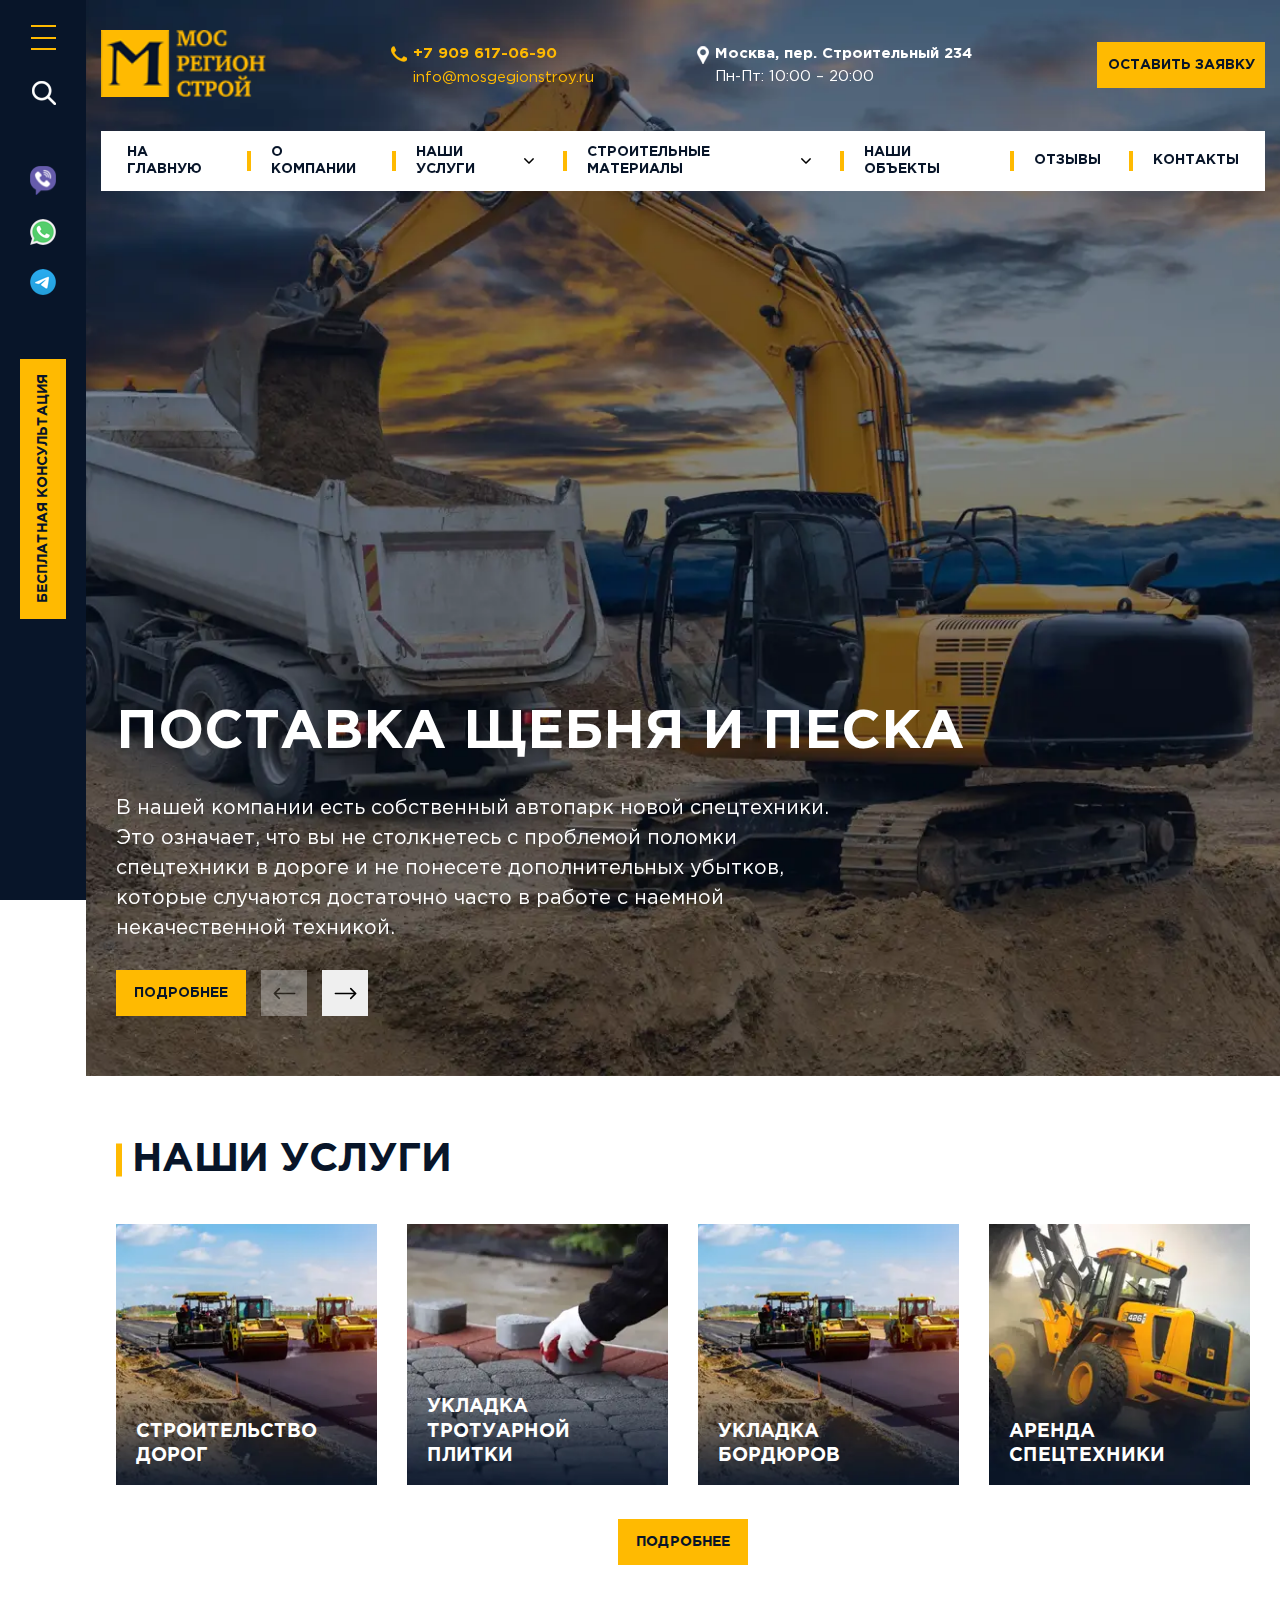
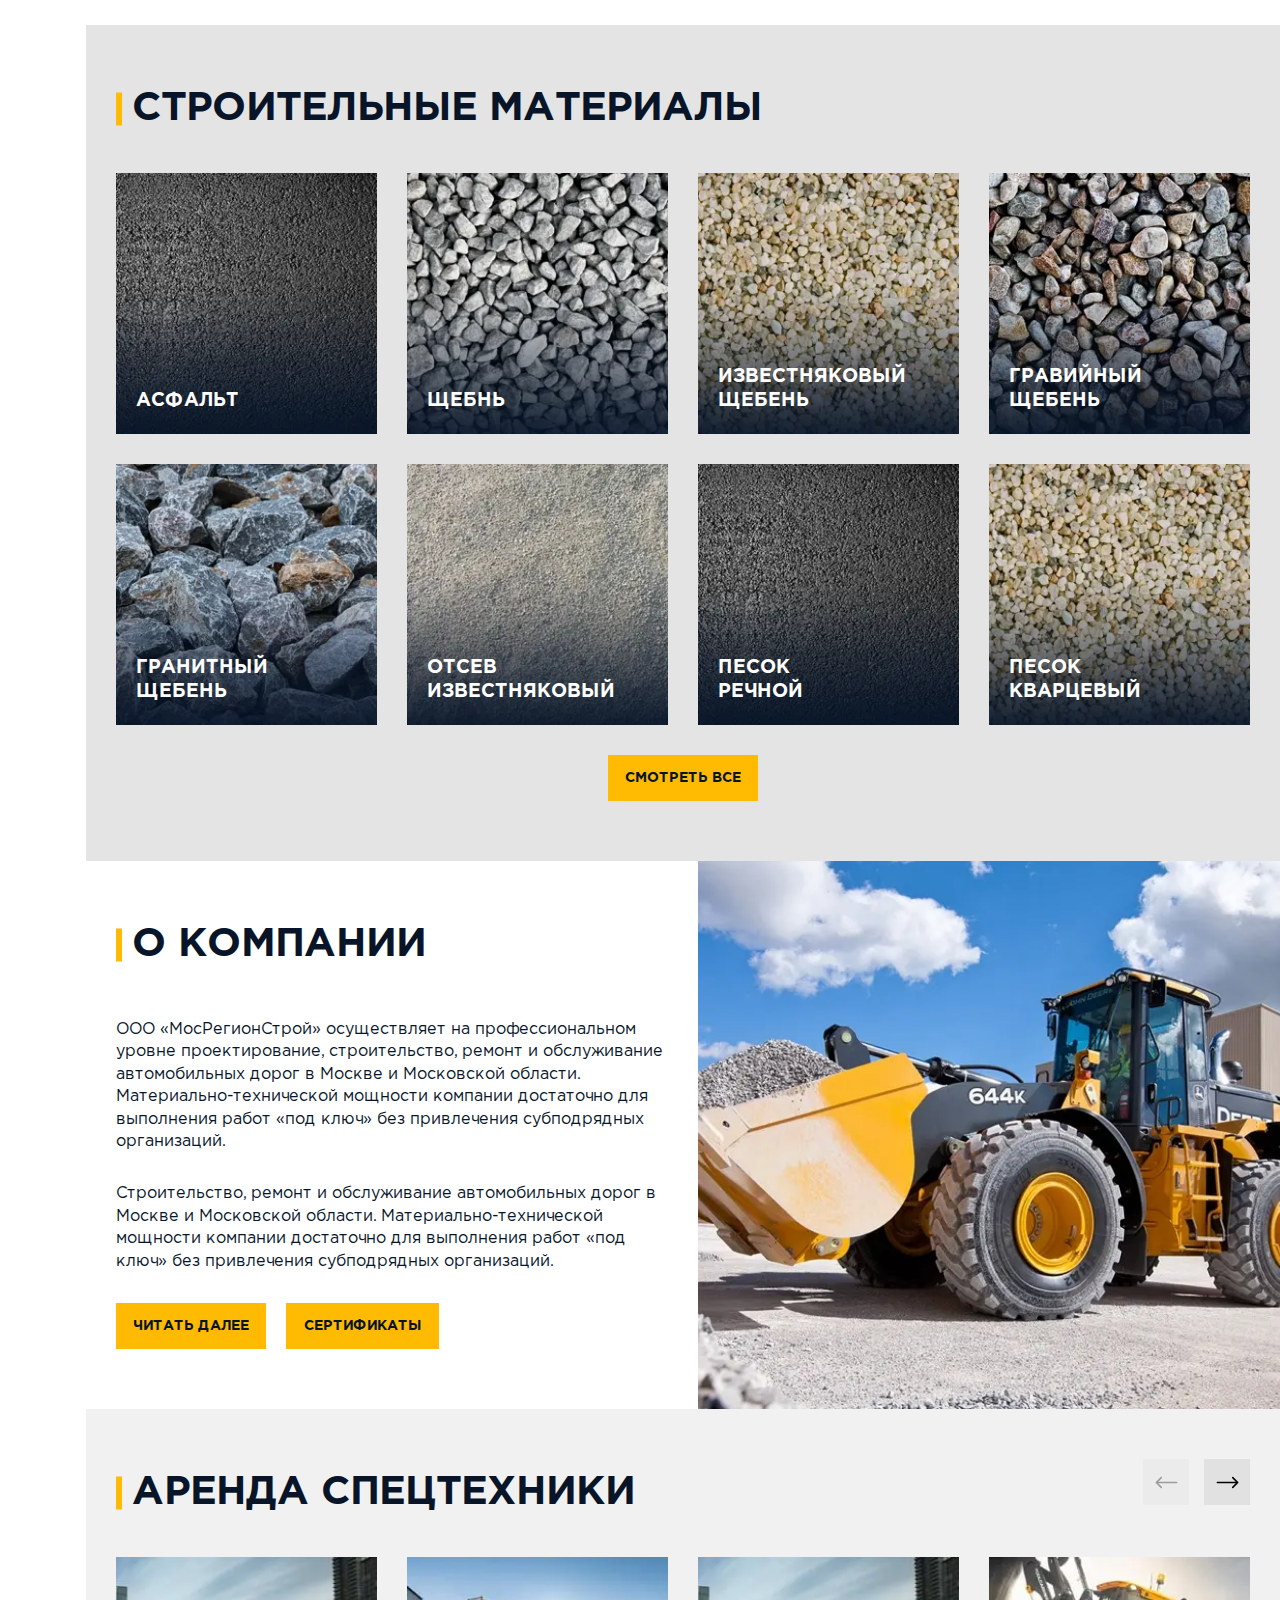
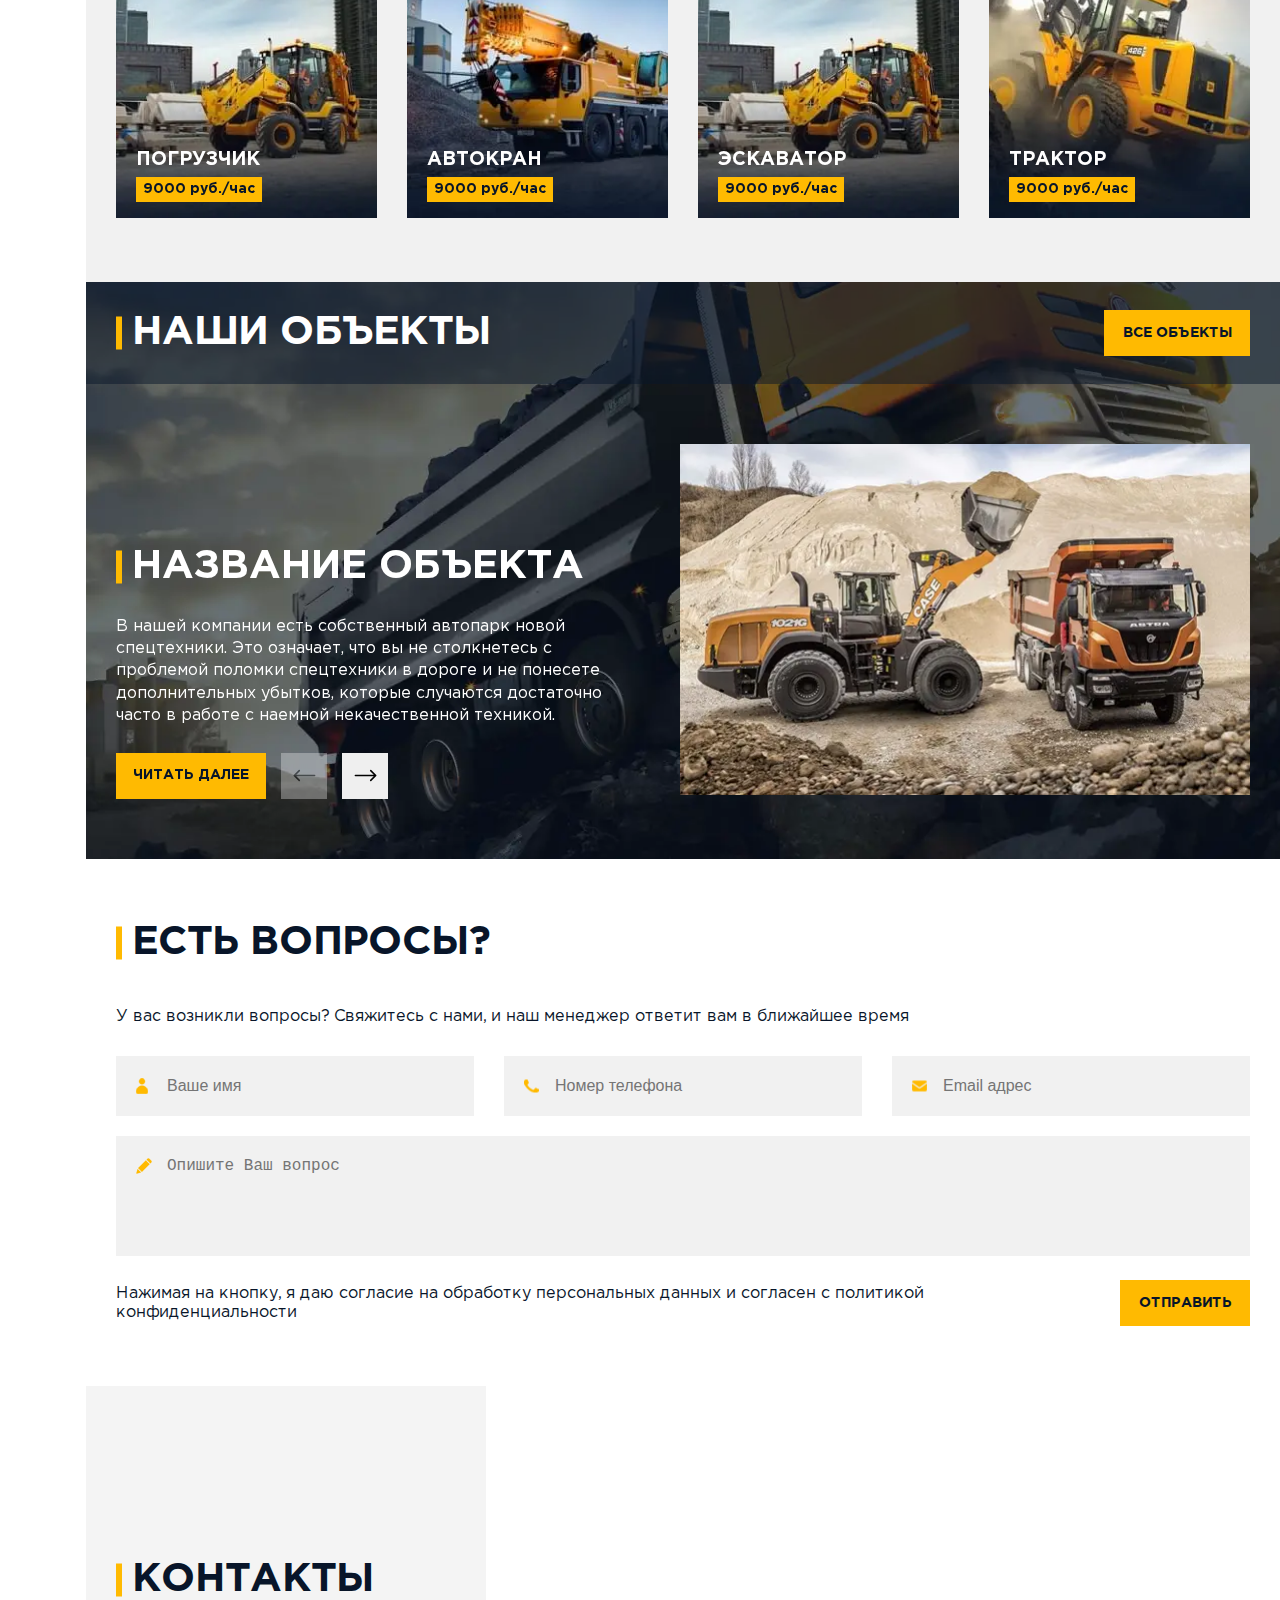
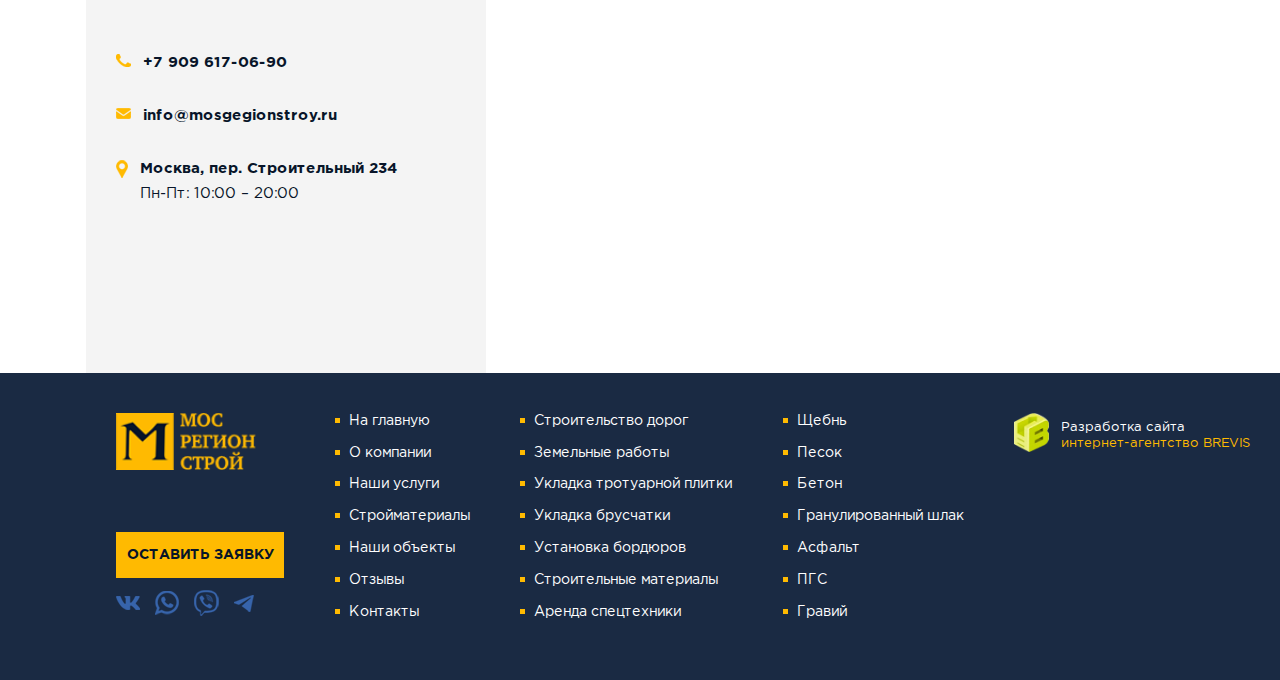
<file: index.html>
<!DOCTYPE html>
<html lang="en">

<head>
	<meta charset="UTF-8">
	<meta name="viewport" content="width=device-width, initial-scale=1.0">
	<meta name="keywords" content="">
	<link rel="stylesheet" href="css/libs.min.css">
	<link rel="stylesheet" href="css/style.min.css">
	<title>Главная</title>
	<script src="https://api-maps.yandex.ru/2.1/?lang=ru_RU&apikey=9133eb49-3a97-4b2d-90be-6b80a97a5036" type="text/javascript"></script>
</head>


<body>
	<header class="header">
    <div class="header__wrapp">
        <div class="container">
            <div class="header-top">
               <div class="header-top__inner">
                   <div class="header-top__left">
                       <a href="" class="header-top__logo">
                           <img src="img/logo.png" alt="">
                       </a>
                       <div class="header-top__connection">
                           <a class="header-top__tel" href="tel:+7 909 617-06-90">
                               <img src="img/tel.png" alt="">
                               <span>+7 909 617-06-90</span>
                           </a>
                           <a class="header-top__mail" href="mailto:info@mosgegionstroy.ru">
                               info@mosgegionstroy.ru
                           </a>
                       </div>
                   </div>
                   <div class="header-top__right">
                       <div class="header-top__location">
                           <div class="header-top__location-img">
                               <img src="img/location.png" alt="">
                           </div>
                           <div class="header-top__location-desc">
                               <span>Москва, пер. Строительный 234</span>
                               <span>Пн-Пт: 10:00 – 20:00</span>
                           </div>
                       </div>
                       <a class="header-top__btn btn btn-yellow" href="">оставить заявку</a>
                   </div>
               </div>
            </div>
            <div class="header-bottom">
                <div class="header-bottom__inner">
                    <ul class="header-bottom__list">
                        <li class="header-bottom__link"><a href="">На главную</a></li>
                        <li class="header-bottom__link"><a href="">О компании</a></li>
                        <li class="header-bottom__item">
                            <div class="header-bottom__show">
                                <span>Наши услуги</span>
                                <?xml version="1.0" encoding="iso-8859-1"?>
                                <!-- Generator: Adobe Illustrator 16.0.0, SVG Export Plug-In . SVG Version: 6.00 Build 0)  -->
                                <!DOCTYPE svg PUBLIC "-//W3C//DTD SVG 1.1//EN" "http://www.w3.org/Graphics/SVG/1.1/DTD/svg11.dtd">
                                <svg version="1.1" id="Capa_1" xmlns="http://www.w3.org/2000/svg" xmlns:xlink="http://www.w3.org/1999/xlink" x="0px" y="0px"
                                     width="307.053px" height="307.053px" viewBox="0 0 307.053 307.053" style="enable-background:new 0 0 307.053 307.053;"
                                     xml:space="preserve">
                                    <g>
                                        <g id="_x34_86._Down">
                                            <g>
                                                <path d="M302.445,80.796l-11.101-11.103c-6.123-6.131-16.074-6.131-22.209,0L153.67,183.707L37.907,67.959
                                                    c-6.134-6.13-16.08-6.13-22.209,0L4.597,79.06c-6.129,6.133-6.129,16.067,0,22.201l137.83,137.829
                                                    c6.129,6.136,16.067,6.136,22.203,0l137.815-136.096C308.589,96.864,308.589,86.926,302.445,80.796z"/>
                                            </g>
                                        </g>
                                    </g>
                                                                        <g>
                                    </g>
                                                                        <g>
                                    </g>
                                                                        <g>
                                    </g>
                                                                        <g>
                                    </g>
                                                                        <g>
                                    </g>
                                                                        <g>
                                    </g>
                                                                        <g>
                                    </g>
                                                                        <g>
                                    </g>
                                                                        <g>
                                    </g>
                                                                        <g>
                                    </g>
                                                                        <g>
                                    </g>
                                                                        <g>
                                    </g>
                                                                        <g>
                                    </g>
                                                                        <g>
                                    </g>
                                                                        <g>
                                    </g>
                                    </svg>
                            </div>
                            <div class="header-bottom__hidden">
                                <div class="header-bottom__hidden-list">
                                    <a href="">Строительство дорог</a>
                                    <a href="">Земельные работы</a>
                                    <a href="">Укладка тротуарной плитки</a>
                                    <a href="">Укладка брусчатки</a>
                                    <a href="">Установка бордюров</a>
                                    <a href="">Строительные материалы</a>
                                    <a href="">Аренда спецтехники</a>
                                </div>
                            </div>
                        </li>
                        <li class="header-bottom__item">
                            <div class="header-bottom__show">
                                <span>Строительные материалы</span>
                                <svg version="1.1" id="Capa_1" xmlns="http://www.w3.org/2000/svg" xmlns:xlink="http://www.w3.org/1999/xlink" x="0px" y="0px"
                                     width="307.053px" height="307.053px" viewBox="0 0 307.053 307.053" style="enable-background:new 0 0 307.053 307.053;"
                                     xml:space="preserve">
                                    <g>
                                        <g id="_x34_86._Down">
                                            <g>
                                                <path d="M302.445,80.796l-11.101-11.103c-6.123-6.131-16.074-6.131-22.209,0L153.67,183.707L37.907,67.959
                                                    c-6.134-6.13-16.08-6.13-22.209,0L4.597,79.06c-6.129,6.133-6.129,16.067,0,22.201l137.83,137.829
                                                    c6.129,6.136,16.067,6.136,22.203,0l137.815-136.096C308.589,96.864,308.589,86.926,302.445,80.796z"/>
                                            </g>
                                        </g>
                                    </g>
                                    <g>
                                    </g>
                                    <g>
                                    </g>
                                    <g>
                                    </g>
                                    <g>
                                    </g>
                                    <g>
                                    </g>
                                    <g>
                                    </g>
                                    <g>
                                    </g>
                                    <g>
                                    </g>
                                    <g>
                                    </g>
                                    <g>
                                    </g>
                                    <g>
                                    </g>
                                    <g>
                                    </g>
                                    <g>
                                    </g>
                                    <g>
                                    </g>
                                    <g>
                                    </g>
                                    </svg>
                            </div>
                            <div class="header-bottom__hidden">
                                <div class="header-bottom__hidden-list">
                                    <a href="">Строительство дорог</a>
                                    <a href="">Земельные работы</a>
                                    <a href="">Укладка тротуарной плитки</a>
                                    <a href="">Укладка брусчатки</a>
                                    <a href="">Установка бордюров</a>
                                    <a href="">Строительные материалы</a>
                                    <a href="">Аренда спецтехники</a>
                                </div>
                            </div>
                        </li>
                        <li class="header-bottom__link"><a href="">Наши объекты</a></li>
                        <li class="header-bottom__link"><a href="">Отзывы</a></li>
                        <li class="header-bottom__link header-bottom__link2"><a href="">Контакты</a></li>
                    </ul>
                </div>
            </div>
        </div>
    </div>
    <div class="header-mob">
        <div class="container">
            <div class="header-mob__inner">
                <a class="header-mob__logo" href="">
                    <img src="img/logo.png" alt="">
                </a>
                <div class="header-mob__burger">
                    <span></span>
                    <span></span>
                    <span></span>
                </div>
            </div>
        </div>
    </div>
</header>
	<main class="content">
		<aside class="sidebar">
			<div class="sidebar-inner">
				<div class="sidebar-burger">
					<span></span>
					<span></span>
					<span></span>
				</div>
				<div class="sidebar-menu">
					<div class="sidebar-menu__inner">
						<div class="sidebar-connection">
							<a class="sidebar-tel" href="tel:+7 909 617-06-90">
								<img src="img/tel.png" alt="">
								<span>+7 909 617-06-90</span>
							</a>
							<a class="sidebar-mail" href="mailto:info@mosgegionstroy.ru">
								info@mosgegionstroy.ru
							</a>
						</div>
						<div class="sidebar-location">
							<div class="sidebar-location__img">
								<img src="img/location.png" alt="">
							</div>
							<div class="sidebar-location__desc">
								<span>Москва, пер. Строительный 234</span>
								<span>Пн-Пт: 10:00 – 20:00</span>
							</div>
						</div>
						<ul class="sidebar-list">
							<li class="sidebar-link"><a href="">На главную</a></li>
							<li class="sidebar-link"><a href="">О компании</a></li>
							<li class="sidebar-item">
								<div class="sidebar-show">
									<span>Наши услуги</span>
									<svg xmlns="http://www.w3.org/2000/svg"
										 xmlns:xlink="http://www.w3.org/1999/xlink"
										 width="13px" height="9px"  viewBox="0 0 13 9">
										<path fill-rule="evenodd"  fill="#081529"
											  d="M2.9644775,1.0860748 C2.9644775,1.0860748 7.9141846,6.0358887 7.9141846,6.0358887 C7.9141846,6.0358887 6.5,7.4496765 6.5,7.4496765 C6.5,7.4496765 1.5501709,2.5001678 1.5501709,2.5001678 C1.5501709,2.5001678 2.9644775,1.0860748 2.9644775,1.0860748 ZM10.035522,1.0860748 C10.035522,1.0860748 11.449707,2.5001678 11.449707,2.5001678 C11.449707,2.5001678 6.5,7.4496765 6.5,7.4496765 C6.5,7.4496765 5.0856934,6.0358887 5.0856934,6.0358887 C5.0856934,6.0358887 10.035522,1.0860748 10.035522,1.0860748 Z"/>
									</svg>
								</div>
								<div class="sidebar-hidden">
									<div class="sidebar-hidden__list">
										<a href="">Строительство дорог</a>
										<a href="">Земельные работы</a>
										<a href="">Укладка тротуарной плитки</a>
										<a href="">Укладка брусчатки</a>
										<a href="">Установка бордюров</a>
										<a href="">Строительные материалы</a>
										<a href="">Аренда спецтехники</a>
									</div>
								</div>
							</li>
							<li class="sidebar-item">
								<div class="sidebar-show">
									<span>Строительные материалы</span>
									<svg xmlns="http://www.w3.org/2000/svg"
										 xmlns:xlink="http://www.w3.org/1999/xlink"
										 width="13px" height="9px"  viewBox="0 0 13 9">
										<path fill-rule="evenodd"  fill="#081529"
											  d="M2.9644775,1.0860748 C2.9644775,1.0860748 7.9141846,6.0358887 7.9141846,6.0358887 C7.9141846,6.0358887 6.5,7.4496765 6.5,7.4496765 C6.5,7.4496765 1.5501709,2.5001678 1.5501709,2.5001678 C1.5501709,2.5001678 2.9644775,1.0860748 2.9644775,1.0860748 ZM10.035522,1.0860748 C10.035522,1.0860748 11.449707,2.5001678 11.449707,2.5001678 C11.449707,2.5001678 6.5,7.4496765 6.5,7.4496765 C6.5,7.4496765 5.0856934,6.0358887 5.0856934,6.0358887 C5.0856934,6.0358887 10.035522,1.0860748 10.035522,1.0860748 Z"/>
									</svg>
								</div>
								<div class="sidebar-hidden">
									<div class="sidebar-hidden__list">
										<a href="">Строительство дорог</a>
										<a href="">Земельные работы</a>
										<a href="">Укладка тротуарной плитки</a>
										<a href="">Укладка брусчатки</a>
										<a href="">Установка бордюров</a>
										<a href="">Строительные материалы</a>
										<a href="">Аренда спецтехники</a>
									</div>
								</div>
							</li>
							<li class="sidebar-link"><a href="">Наши объекты</a></li>
							<li class="sidebar-link"><a href="">Отзывы</a></li>
							<li class="sidebar-link"><a href="">Контакты</a></li>
						</ul>
					</div>
				</div>
				<button class="sidebar-search">
					<img src="img/search.png" alt="">
				</button>
				<div class="sidebar-socials">
					<a href="" class="sidebar-social">
						<img src="img/viber.png" alt="">
					</a>
					<a href="" class="sidebar-social">
						<img src="img/whatsapp.png" alt="">
					</a>
					<a href="" class="sidebar-social">
						<img src="img/telegram.png" alt="">
					</a>
				</div>
				<a class="sidebar-btn btn btn-yellow" href="">
					<span>Бесплатная консультация</span>
				</a>
			</div>
		</aside>
		<section class="main">
			<div class="main-slider">
				<div class="main-swiper swiper mySwiper">
					<div class="main-wrapper swiper-wrapper">
						<div class="main-slide swiper-slide" style="background-image:url(img/main_bg.webp);">
							<div class="container">
								<h1 class="main-title">ПОСТАВКА ЩЕБНЯ И ПЕСКА</h1>
								<p class="main-text">
									В нашей компании есть собственный автопарк новой спецтехники.
									Это означает, что вы не столкнетесь с проблемой поломки спецтехники
									в дороге и не понесете дополнительных убытков, которые случаются достаточно часто в работе с наемной некачественной техникой.
								</p>
								<a class="main-btn btn btn-yellow" href="">Подробнее</a>
							</div>
						</div>
						<div class="main-slide swiper-slide" style="background-image:url(img/main_bg.webp);">
							<div class="container">
								<h1 class="main-title">ПОСТАВКА ЩЕБНЯ И ПЕСКА</h1>
								<p class="main-text">
									В нашей компании есть собственный автопарк новой спецтехники.
									Это означает, что вы не столкнетесь с проблемой поломки спецтехники
									в дороге и не понесете дополнительных убытков, которые случаются достаточно часто в работе с наемной некачественной техникой.
								</p>
								<a class="main-btn btn btn-yellow" href="">Подробнее</a>
							</div>
						</div>
						<div class="main-slide swiper-slide" style="background-image:url(img/main_bg.webp);">
							<div class="container">
								<h1 class="main-title">ПОСТАВКА ЩЕБНЯ И ПЕСКА</h1>
								<p class="main-text">
									В нашей компании есть собственный автопарк новой спецтехники.
									Это означает, что вы не столкнетесь с проблемой поломки спецтехники
									в дороге и не понесете дополнительных убытков, которые случаются достаточно часто в работе с наемной некачественной техникой.
								</p>
								<a class="main-btn btn btn-yellow" href="">Подробнее</a>
							</div>
						</div>
						<div class="main-slide swiper-slide" style="background-image:url(img/main_bg.webp);">
							<div class="container">
								<h1 class="main-title">ПОСТАВКА ЩЕБНЯ И ПЕСКА</h1>
								<p class="main-text">
									В нашей компании есть собственный автопарк новой спецтехники.
									Это означает, что вы не столкнетесь с проблемой поломки спецтехники
									в дороге и не понесете дополнительных убытков, которые случаются достаточно часто в работе с наемной некачественной техникой.
								</p>
								<a class="main-btn btn btn-yellow" href="">Подробнее</a>
							</div>
						</div>
					</div>
				</div>
			</div>
			<div class="container">
				<div class="main-btns">
					<div class="main-slider__btns">
						<div class="main-button__prev swiper-button-prev">
							<?xml version="1.0" ?><svg viewBox="0 0 32 32" xmlns="http://www.w3.org/2000/svg"><title/><g data-name="Layer 2" id="Layer_2"><path d="M22,9a1,1,0,0,0,0,1.42l4.6,4.6H3.06a1,1,0,1,0,0,2H26.58L22,21.59A1,1,0,0,0,22,23a1,1,0,0,0,1.41,0l6.36-6.36a.88.88,0,0,0,0-1.27L23.42,9A1,1,0,0,0,22,9Z"/></g></svg>
						</div>
						<div class="main-button__next swiper-button-next">
							<?xml version="1.0" ?><svg viewBox="0 0 32 32" xmlns="http://www.w3.org/2000/svg"><title/><g data-name="Layer 2" id="Layer_2"><path d="M22,9a1,1,0,0,0,0,1.42l4.6,4.6H3.06a1,1,0,1,0,0,2H26.58L22,21.59A1,1,0,0,0,22,23a1,1,0,0,0,1.41,0l6.36-6.36a.88.88,0,0,0,0-1.27L23.42,9A1,1,0,0,0,22,9Z"/></g></svg>
						</div>
					</div>
				</div>
			</div>
		</section>
		<section class="services">
			<div class="container">
				<div class="services-inner">
					<h2 class="services-title display2">Наши услуги</h2>
					<div class="services-cards">
						<a class="services-card" href="">
							<div class="services-card__img">
								<img src="img/services_card.webp" alt="">
							</div>
							<div class="services-card__desc">
								<div class="services-card__title">Строительство дорог</div>
								<button class="services-card__btn">арендовать</button>
							</div>
							<div class="services-hover">
								<div class="services-hover__title">Строительство <br> дорог</div>
							</div>
						</a>
						<a class="services-card" href="">
							<div class="services-card__img">
								<img src="img/services_card2.webp" alt="">
							</div>
							<div class="services-card__desc">
								<div class="services-card__title">Укладка тротуарной плитки</div>
								<button class="services-card__btn">арендовать</button>
							</div>
							<div class="services-hover">
								<div class="services-hover__title">Укладка <br> тротуарной плитки</div>
							</div>
						</a>
						<a class="services-card" href="">
							<div class="services-card__img">
								<img src="img/services_card.webp" alt="">
							</div>
							<div class="services-card__desc">
								<div class="services-card__title">Укладка <br> бордюров</div>
								<button class="services-card__btn">арендовать</button>
							</div>
							<div class="services-hover">
								<div class="services-hover__title">Укладка <br> бордюров</div>
							</div>
						</a>
						<a class="services-card" href="">
							<div class="services-card__img">
								<img src="img/services_card4.webp" alt="">
							</div>
							<div class="services-card__desc">
								<div class="services-card__title">аренда спецтехники</div>
								<button class="services-card__btn">арендовать</button>
							</div>
							<div class="services-hover">
								<div class="services-hover__title">аренда <br> спецтехники</div>
							</div>
						</a>
					</div>
					<a class="services-btn btn btn-yellow" href="">Подробнее</a>
				</div>
			</div>
		</section>
		<section class="materials">
			<div class="container">
				<div class="materials-inner">
					<h2 class="materials-title display2">строительные мАТериалы</h2>
					<div class="materials-cards">
						<a class="materials-card" href="">
							<div class="materials-card__img">
								<img src="img/materials.webp" alt="">
							</div>
							<div class="materials-card__desc">
								<div class="materials-card__title">АСФАЛЬТ</div>
								<button class="materials-card__btn">Заказать</button>
							</div>
							<div class="materials-card__hover">
								<div class="materials-card__hover-title">АСФАЛЬТ</div>
							</div>
						</a>
						<a class="materials-card" href="">
							<div class="materials-card__img">
								<img src="img/materials2.webp" alt="">
							</div>
							<div class="materials-card__desc">
								<div class="materials-card__title">Щебнь</div>
								<button class="materials-card__btn">Заказать</button>
							</div>
							<div class="materials-card__hover">
								<div class="materials-card__hover-title">Щебнь</div>
							</div>
						</a>
						<a class="materials-card" href="">
							<div class="materials-card__img">
								<img src="img/materials8.webp" alt="">
							</div>
							<div class="materials-card__desc">
								<div class="materials-card__title">Известняковый <br> щебень</div>
								<button class="materials-card__btn">Заказать</button>
							</div>
							<div class="materials-card__hover">
								<div class="materials-card__hover-title">Известняковый <br> щебень</div>
							</div>
						</a>
						<a class="materials-card" href="">
							<div class="materials-card__img">
								<img src="img/materials4.webp" alt="">
							</div>
							<div class="materials-card__desc">
								<div class="materials-card__title">ГРАВИЙНЫЙ <br> ЩЕБЕНЬ</div>
								<button class="materials-card__btn">Заказать</button>
							</div>
							<div class="materials-card__hover">
								<div class="materials-card__hover-title">ГРАВИЙНЫЙ <br> ЩЕБЕНЬ</div>
							</div>
						</a>
						<a class="materials-card" href="">
							<div class="materials-card__img">
								<img src="img/materials5.webp" alt="">
							</div>
							<div class="materials-card__desc">
								<div class="materials-card__title">ГРАНИТНЫЙ <br> ЩЕБЕНЬ</div>
								<button class="materials-card__btn">Заказать</button>
							</div>
							<div class="materials-card__hover">
								<div class="materials-card__hover-title">ГРАНИТНЫЙ <br> ЩЕБЕНЬ</div>
							</div>
						</a>
						<a class="materials-card" href="">
							<div class="materials-card__img">
								<img src="img/materials6.webp" alt="">
							</div>
							<div class="materials-card__desc">
								<div class="materials-card__title">ОТСЕВ <br> известняковый</div>
								<button class="materials-card__btn">Заказать</button>
							</div>
							<div class="materials-card__hover">
								<div class="materials-card__hover-title">ОТСЕВ <br> известняковый</div>
							</div>
						</a>
						<a class="materials-card" href="">
							<div class="materials-card__img">
								<img src="img/materials.webp" alt="">
							</div>
							<div class="materials-card__desc">
								<div class="materials-card__title">Песок <br> речной</div>
								<button class="materials-card__btn">Заказать</button>
							</div>
							<div class="materials-card__hover">
								<div class="materials-card__hover-title">Песок <br> речной</div>
							</div>
						</a>
						<a class="materials-card" href="">
							<div class="materials-card__img">
								<img src="img/materials8.webp" alt="">
							</div>
							<div class="materials-card__desc">
								<div class="materials-card__title">ПЕСОК <br> КВАРЦЕВЫЙ</div>
								<button class="materials-card__btn">Заказать</button>
							</div>
							<div class="materials-card__hover">
								<div class="materials-card__hover-title">ПЕСОК <br> КВАРЦЕВЫЙ</div>
							</div>
						</a>
					</div>
					<a class="materials-btn btn btn-yellow" href="">Смотреть все</a>
				</div>
			</div>
		</section>
		<section class="about">
			<div class="container">
				<div class="about-inner">
					<div class="about-left">
						<h2 class="about-title display2">о компании</h2>
						<div class="about-desc">
							<p>
								ООО «МосРегионСтрой» осуществляет на профессиональном уровне проектирование, строительство, ремонт
								и обслуживание автомобильных дорог в Москве
								и Московской области. Материально-технической мощности компании достаточно для выполнения работ «под ключ»
								без привлечения субподрядных организаций.
							</p>
							<p>
								Строительство, ремонт и обслуживание автомобильных дорог в Москве и Московской области. Материально-технической мощности компании достаточно для выполнения работ «под ключ» без привлечения субподрядных организаций.
							</p>
						</div>
						<div class="about-btns">
							<a class="about-btn btn btn-yellow" href="">Читать Далее</a>
							<a class="about-btn2 btn btn-yellow" href="">сертификаты</a>
						</div>
					</div>
					<div class="about-right">
						<div class="about-img">
							<img src="img/about.webp" alt="">
                            <img src="img/about_mob.webp" alt="">
						</div>
					</div>
				</div>
			</div>
		</section>
	    <section class="rent">
            <div class="container">
                <div class="rent-inner">
                   <div class="rent-top">
					   <h2 class="rent__title display2">Аренда спецтехники</h2>
					   <div class="rent-slider__btns">
						   <div class="rent-button__prev swiper-button-prev">
							   <?xml version="1.0" ?><svg viewBox="0 0 32 32" xmlns="http://www.w3.org/2000/svg"><title/><g data-name="Layer 2" id="Layer_2"><path d="M22,9a1,1,0,0,0,0,1.42l4.6,4.6H3.06a1,1,0,1,0,0,2H26.58L22,21.59A1,1,0,0,0,22,23a1,1,0,0,0,1.41,0l6.36-6.36a.88.88,0,0,0,0-1.27L23.42,9A1,1,0,0,0,22,9Z"/></g></svg>
						   </div>
						   <div class="rent-button__next swiper-button-next">
							   <?xml version="1.0" ?><svg viewBox="0 0 32 32" xmlns="http://www.w3.org/2000/svg"><title/><g data-name="Layer 2" id="Layer_2"><path d="M22,9a1,1,0,0,0,0,1.42l4.6,4.6H3.06a1,1,0,1,0,0,2H26.58L22,21.59A1,1,0,0,0,22,23a1,1,0,0,0,1.41,0l6.36-6.36a.88.88,0,0,0,0-1.27L23.42,9A1,1,0,0,0,22,9Z"/></g></svg>
						   </div>
					   </div>
				   </div>
                    <div class="rent-slider">
						<div class="rent-swiper swiper mySwiper">
							<div class="rent-swiper swiper-wrapper">
								<div class="rent-slide swiper-slide">
									<a class="services-card" href="">
										<div class="services-card__img">
											<img src="img/rent2.webp" alt="">
										</div>
										<div class="services-card__desc">
											<div class="services-card__title">Погрузчик</div>
											<div class="services-card__price">9000 руб./час</div>
											<button class="services-card__btn">арендовать</button>
										</div>
										<div class="services-hover">
											<div class="services-hover__title">Погрузчик</div>
											<div class="services-hover__price">9000 руб./час</div>
										</div>
									</a>
								</div>
								<div class="rent-slide swiper-slide">
									<a class="services-card" href="">
										<div class="services-card__img">
											<img src="img/rent3.webp" alt="">
										</div>
										<div class="services-card__desc">
											<div class="services-card__title">Автокран</div>
											<div class="services-card__price">9000 руб./час</div>
											<button class="services-card__btn">арендовать</button>
										</div>
										<div class="services-hover">
											<div class="services-hover__title">Автокран</div>
											<div class="services-hover__price">9000 руб./час</div>
										</div>
									</a>
								</div>
								<div class="rent-slide swiper-slide">
									<a class="services-card" href="">
										<div class="services-card__img">
											<img src="img/rent2.webp" alt="">
										</div>
										<div class="services-card__desc">
											<div class="services-card__title">Эскаватор</div>
											<div class="services-card__price">9000 руб./час</div>
											<button class="services-card__btn">арендовать</button>
										</div>
										<div class="services-hover">
											<div class="services-hover__title">Эскаватор</div>
											<div class="services-hover__price">9000 руб./час</div>
										</div>
									</a>
								</div>
								<div class="rent-slide swiper-slide">
									<a class="services-card" href="">
										<div class="services-card__img">
											<img src="img/rent.webp" alt="">
										</div>
										<div class="services-card__desc">
											<div class="services-card__title">Трактор</div>
											<div class="services-card__price">9000 руб./час</div>
											<button class="services-card__btn">арендовать</button>
										</div>
										<div class="services-hover">
											<div class="services-hover__title">Трактор</div>
											<div class="services-hover__price">9000 руб./час</div>
										</div>
									</a>
								</div>
								<div class="rent-slide swiper-slide">
									<a class="services-card" href="">
										<div class="services-card__img">
											<img src="img/rent2.webp" alt="">
										</div>
										<div class="services-card__desc">
											<div class="services-card__title">Погрузчик</div>
											<div class="services-card__price">9000 руб./час</div>
											<button class="services-card__btn">арендовать</button>
										</div>
										<div class="services-hover">
											<div class="services-hover__title">Погрузчик</div>
											<div class="services-hover__price">9000 руб./час</div>
										</div>
									</a>
								</div>
								<div class="rent-slide swiper-slide">
									<a class="services-card" href="">
										<div class="services-card__img">
											<img src="img/rent3.webp" alt="">
										</div>
										<div class="services-card__desc">
											<div class="services-card__title">Автокран</div>
											<div class="services-card__price">9000 руб./час</div>
											<button class="services-card__btn">арендовать</button>
										</div>
										<div class="services-hover">
											<div class="services-hover__title">Автокран</div>
											<div class="services-hover__price">9000 руб./час</div>
										</div>
									</a>
								</div>
							</div>
						</div>
					</div>
                </div>
            </div>
        </section>
    	<section class="objects">
			<div class="objects__inner">
				<div class="objects-top">
					<div class="container">
						<div class="objects-top__wrapp">
							<h2 class="objects-title display2">Наши объекты</h2>
							<a class="objects-btn btn btn-yellow" href="">все объекты</a>
						</div>
					</div>
				</div>
				<div class="container">
					<div class="objects-slider">
						<div class="objects-swiper swiper mySwiper">
							<div class="objects-wrapper swiper-wrapper">
								<div class="objects-slide swiper-slide">
									<div class="objects-slide__left">
										<h2 class="objects-slide__title display2">НАЗВАНИЕ ОБЪЕКТА</h2>
										<div class="objects-slide__desc">
											<p>
												В нашей компании есть собственный автопарк новой спецтехники.
												Это означает, что вы не столкнетесь с проблемой поломки спецтехники в дороге и не понесете дополнительных убытков, которые случаются достаточно часто в работе с наемной некачественной техникой.
											</p>
										</div>
										<a class="objects-slide__btn btn btn-yellow" href="">Читать Далее</a>
									</div>
									<div class="objects-slide__right">
										<img src="img/objects.webp" alt="">
									</div>
								</div>
								<div class="objects-slide swiper-slide">
									<div class="objects-slide__left">
										<h2 class="objects-slide__title display2">НАЗВАНИЕ ОБЪЕКТА</h2>
										<div class="objects-slide__desc">
											<p>
												В нашей компании есть собственный автопарк новой спецтехники.
												Это означает, что вы не столкнетесь с проблемой поломки спецтехники в дороге и не понесете дополнительных убытков, которые случаются достаточно часто в работе с наемной некачественной техникой.
											</p>
										</div>
										<a class="objects-slide__btn btn btn-yellow" href="">Читать Далее</a>
									</div>
									<div class="objects-slide__right">
										<img src="img/objects.webp" alt="">
									</div>
								</div>
								<div class="objects-slide swiper-slide">
									<div class="objects-slide__left">
										<h2 class="objects-slide__title display2">НАЗВАНИЕ ОБЪЕКТА</h2>
										<div class="objects-slide__desc">
											<p>
												В нашей компании есть собственный автопарк новой спецтехники.
												Это означает, что вы не столкнетесь с проблемой поломки спецтехники в дороге и не понесете дополнительных убытков, которые случаются достаточно часто в работе с наемной некачественной техникой.
											</p>
										</div>
										<a class="objects-slide__btn btn btn-yellow" href="">Читать Далее</a>
									</div>
									<div class="objects-slide__right">
										<img src="img/objects.webp" alt="">
									</div>
								</div>
								<div class="objects-slide swiper-slide">
									<div class="objects-slide__left">
										<h2 class="objects-slide__title display2">НАЗВАНИЕ ОБЪЕКТА</h2>
										<div class="objects-slide__desc">
											<p>
												В нашей компании есть собственный автопарк новой спецтехники.
												Это означает, что вы не столкнетесь с проблемой поломки спецтехники в дороге и не понесете дополнительных убытков, которые случаются достаточно часто в работе с наемной некачественной техникой.
											</p>
										</div>
										<a class="objects-slide__btn btn btn-yellow" href="">Читать Далее</a>
									</div>
									<div class="objects-slide__right">
										<img src="img/objects.webp" alt="">
									</div>
								</div>
							</div>
						</div>
						<div class="objects-slide__btns">
							<div class="objects-button__prev swiper-button-prev">
								<?xml version="1.0" ?><svg viewBox="0 0 32 32" xmlns="http://www.w3.org/2000/svg"><title/><g data-name="Layer 2" id="Layer_2"><path d="M22,9a1,1,0,0,0,0,1.42l4.6,4.6H3.06a1,1,0,1,0,0,2H26.58L22,21.59A1,1,0,0,0,22,23a1,1,0,0,0,1.41,0l6.36-6.36a.88.88,0,0,0,0-1.27L23.42,9A1,1,0,0,0,22,9Z"/></g></svg>
							</div>
							<div class="objects-button__next swiper-button-next">
								<?xml version="1.0" ?><svg viewBox="0 0 32 32" xmlns="http://www.w3.org/2000/svg"><title/><g data-name="Layer 2" id="Layer_2"><path d="M22,9a1,1,0,0,0,0,1.42l4.6,4.6H3.06a1,1,0,1,0,0,2H26.58L22,21.59A1,1,0,0,0,22,23a1,1,0,0,0,1.41,0l6.36-6.36a.88.88,0,0,0,0-1.27L23.42,9A1,1,0,0,0,22,9Z"/></g></svg>
							</div>
						</div>
					</div>
				</div>
			</div>
		</section>
		<section class="connection">
			<div class="container">
				<div class="connection-inner">
					<h2 class="connection-title display2">ЕСТЬ ВОПРОСЫ?</h2>
					<div class="connection-subtitle">У вас возникли вопросы? Свяжитесь с нами, и наш менеджер ответит вам в ближайшее время</div>
					<form class="connection-form form">
						<div class="connection-form__grid">
							<fieldset class="connection-form__group connection-form__group2 form-group">
								<input type="text" placeholder="Ваше имя">
								<img src="img/icon3.png" alt="">
							</fieldset>
							<fieldset class="connection-form__group form-group">
								<input type="tel" placeholder="Номер телефона">
								<img src="img/tel2.png" alt="">
							</fieldset>
							<fieldset class="connection-form__group form-group">
								<input type="email" placeholder="Email адрес">
								<img src="img/mail.png" alt="">
							</fieldset>
							<fieldset class="connection-form__group connection-form__group3 form-group">
								<textarea class="connection-form__textarea" placeholder="Опишите Ваш вопрос"></textarea>
								<img class="icon-textarea" src="img/icon4.png" alt="">
							</fieldset>
						</div>
						<fieldset class="connection-form__group connection-form__flex form-group">
							<div class="connection-form__info">Нажимая на кнопку, я даю согласие на обработку персональных данных и согласен с политикой конфиденциальности</div>
							<a class="connection-form__btn btn btn-yellow" href="">отправить</a>
						</fieldset>
					</form>
				</div>
			</div>
		</section>
		<section class="contacts">
			<div id="map" class="map"></div>
			<div class="container">
				<div class="contacts-inner">
					<h2 class="contacts-title display2">КОНТАКТЫ</h2>
					<div class="contacts-socials">
						<a class="contacts-social" href="tel:+7 909 617-06-90">
							<i>
								<img src="img/tel2.png" alt="">
							</i>
							<span>+7 909 617-06-90</span>
						</a>
						<a class="contacts-social" href="">
							<i>
								<img src="img/mail.png" alt="">
							</i>
							<span>info@mosgegionstroy.ru</span>
						</a>
						<a class="contacts-social contacts-social2" href="">
							<i>
								<img src="img/location2.png" alt="">
							</i>
							<div class="contacts-social__location">
								Москва, пер. Строительный 234
								<span>Пн-Пт: 10:00 – 20:00</span>
							</div>
						</a>
					</div>
				</div>
			</div>
		</section>
	</main>
	<footer class="footer">
    <div class="container">
        <div class="footer-inner">
            <div class="footer-items">
                <div class="footer-item">
                    <a class="footer-logo" href="">
                        <img src="img/logo.png" alt="">
                    </a>
                    <div class="footer-btns">
                        <a class="footer-btn btn btn-yellow" href="">Оставить заявку</a>
                        <div class="footer-socials">
                            <a class="footer-social" href="">
                                <img src="img/vk.png" alt="">
                            </a>
                            <a class="footer-social" href="">
                                <img src="img/whatsapp2.png" alt="">
                            </a>
                            <a class="footer-social" href="">
                                <img src="img/viber2.png" alt="">
                            </a>
                            <a class="footer-social" href="">
                                <img src="img/telegram2.png" alt="">
                            </a>
                        </div>
                    </div>
                </div>
                <div class="footer-item footer-item--delete2">
                    <ul class="footer-list">
                        <li><a href="">На главную</a></li>
                        <li><a href="">О компании</a></li>
                        <li><a href="">Наши услуги</a></li>
                        <li><a href="">Стройматериалы</a></li>
                        <li><a href="">Наши объекты</a></li>
                        <li><a href="">Отзывы</a></li>
                        <li><a href="">Контакты</a></li>
                    </ul>
                </div>
                <div class="footer-item footer-item--delete2">
                    <ul class="footer-list">
                        <li><a href="">Строительство дорог</a></li>
                        <li><a href="">Земельные работы</a></li>
                        <li><a href="">Укладка тротуарной плитки</a></li>
                        <li><a href="">Укладка брусчатки</a></li>
                        <li><a href="">Установка бордюров</a></li>
                        <li><a href="">Строительные материалы</a></li>
                        <li><a href="">Аренда спецтехники</a></li>
                    </ul>
                </div>
                <div class="footer-item footer-item--delete">
                    <ul class="footer-list">
                        <li><a href="">Щебнь</a></li>
                        <li><a href="">Песок</a></li>
                        <li><a href="">Бетон</a></li>
                        <li><a href="">Гранулированный шлак</a></li>
                        <li><a href="">Асфальт</a></li>
                        <li><a href="">ПГС</a></li>
                        <li><a href="">Гравий</a></li>
                    </ul>
                </div>
                <div class="footer-item footer-item2">
                    <div class="footer-brevis">
                        <div class="footer-brevis__img">
                            <img src="img/brevis.png" alt="">
                        </div>
                        <div class="footer-brevis__desc">
                            Разработка сайта
                            <a href="">интернет-агентство BREVIS</a>
                        </div>
                    </div>
                    <button class="up btn-yellow">Наверх</button>
                </div>
            </div>
        </div>
    </div>
</footer>

	<script src="js/libs.min.js"></script>
<script src="js/main.min.js"></script>

	<script type="text/javascript">
    ymaps.ready(init);

    function init() {
        var myMap = new ymaps.Map("map", {
            center: [55.755819, 37.617644],
            zoom: 15
        });

        var myPlacemark = new ymaps.Placemark([55.755819, 37.617644], null, {
            iconLayout: 'default#image',
            iconImageHref: "",
            iconImageSize: [45, 60],
            // iconImageOffset: [-15, -44]
        });
        myMap.geoObjects.add(myPlacemark);
        myMap.behaviors.disable('scrollZoom');

    }
</script>
</body>

</html>
</file>
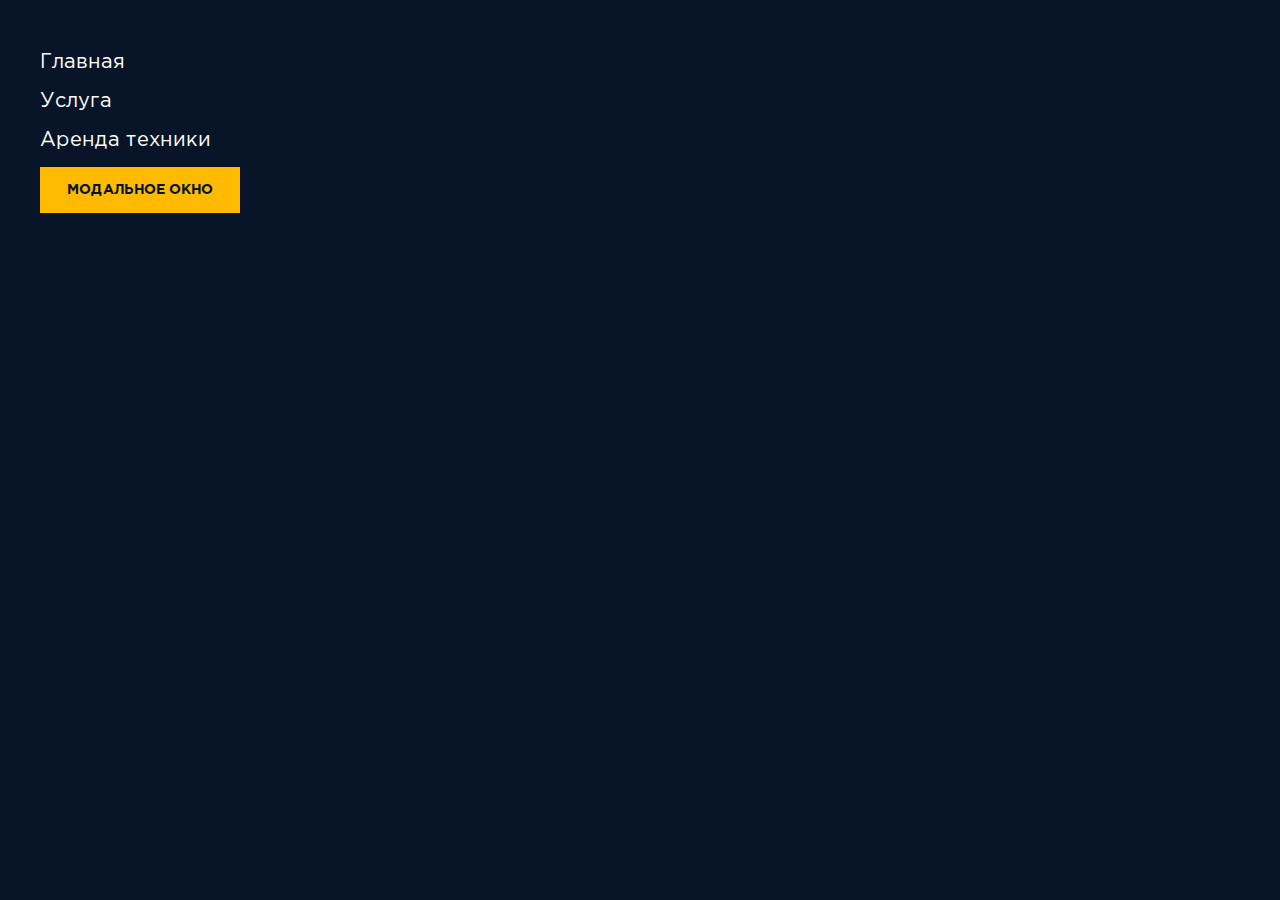
<file: nav.html>
<!DOCTYPE html>
<html lang="en">

<head>
	<meta charset="UTF-8">
	<meta name="viewport" content="width=device-width, initial-scale=1.0">
	<meta name="keywords" content="">
	<link rel="stylesheet" href="css/libs.min.css">
	<link rel="stylesheet" href="css/style.min.css">
	<title>Навигация</title>
	<script src="https://api-maps.yandex.ru/2.1/?lang=ru_RU&apikey=9133eb49-3a97-4b2d-90be-6b80a97a5036" type="text/javascript"></script>
</head>


<body>
	
	<section class="nav">
		<div class="container">
			<ul class="nav__list">
				<li><a href="index.html">Главная</a></li>
				<li><a href="service.html">Услуга</a></li>
				<li><a href="rent.html">Аренда техники</a></li>
				<li>
					<button class="modal-btn btn-yellow" data-modal="contactModal">Модальное окно</button>
				</li>
			</ul>

			<div class="modal" id="contactModal">
				<div class="modal__dialog">
					<button type="button" class="_close-modal modal__close" data-bs-dismiss="modal" aria-label="Close">
						<svg width="14" height="14" viewBox="0 0 14 14" fill="none" xmlns="http://www.w3.org/2000/svg">
							<path d="M13 1L1 13M1 1L13 13" stroke="#999999" stroke-width="2" stroke-linecap="round" stroke-linejoin="round"></path>
						</svg>
					</button>
					<div class="modal__content">
						<h3 class="modal-title">Заголовок</h3>
						<form class="modal-form">
							<fieldset class="modal-form__group">
								<span>Ваше имя</span>
								<input type="text" placeholder="">
							</fieldset>
							<fieldset class="modal-form__group">
								<span>Телефон</span>
								<input type="tel" placeholder="">
							</fieldset>
							<fieldset class="modal-form__group">
								<button class="modal-form__btn btn-yellow">Отправить</button>
							</fieldset>
						</form>
					</div>
				</div>
			</div>
		</div>
	</section>	

	<script src="js/libs.min.js"></script>
<script src="js/main.min.js"></script>

</body>

</html>
</file>
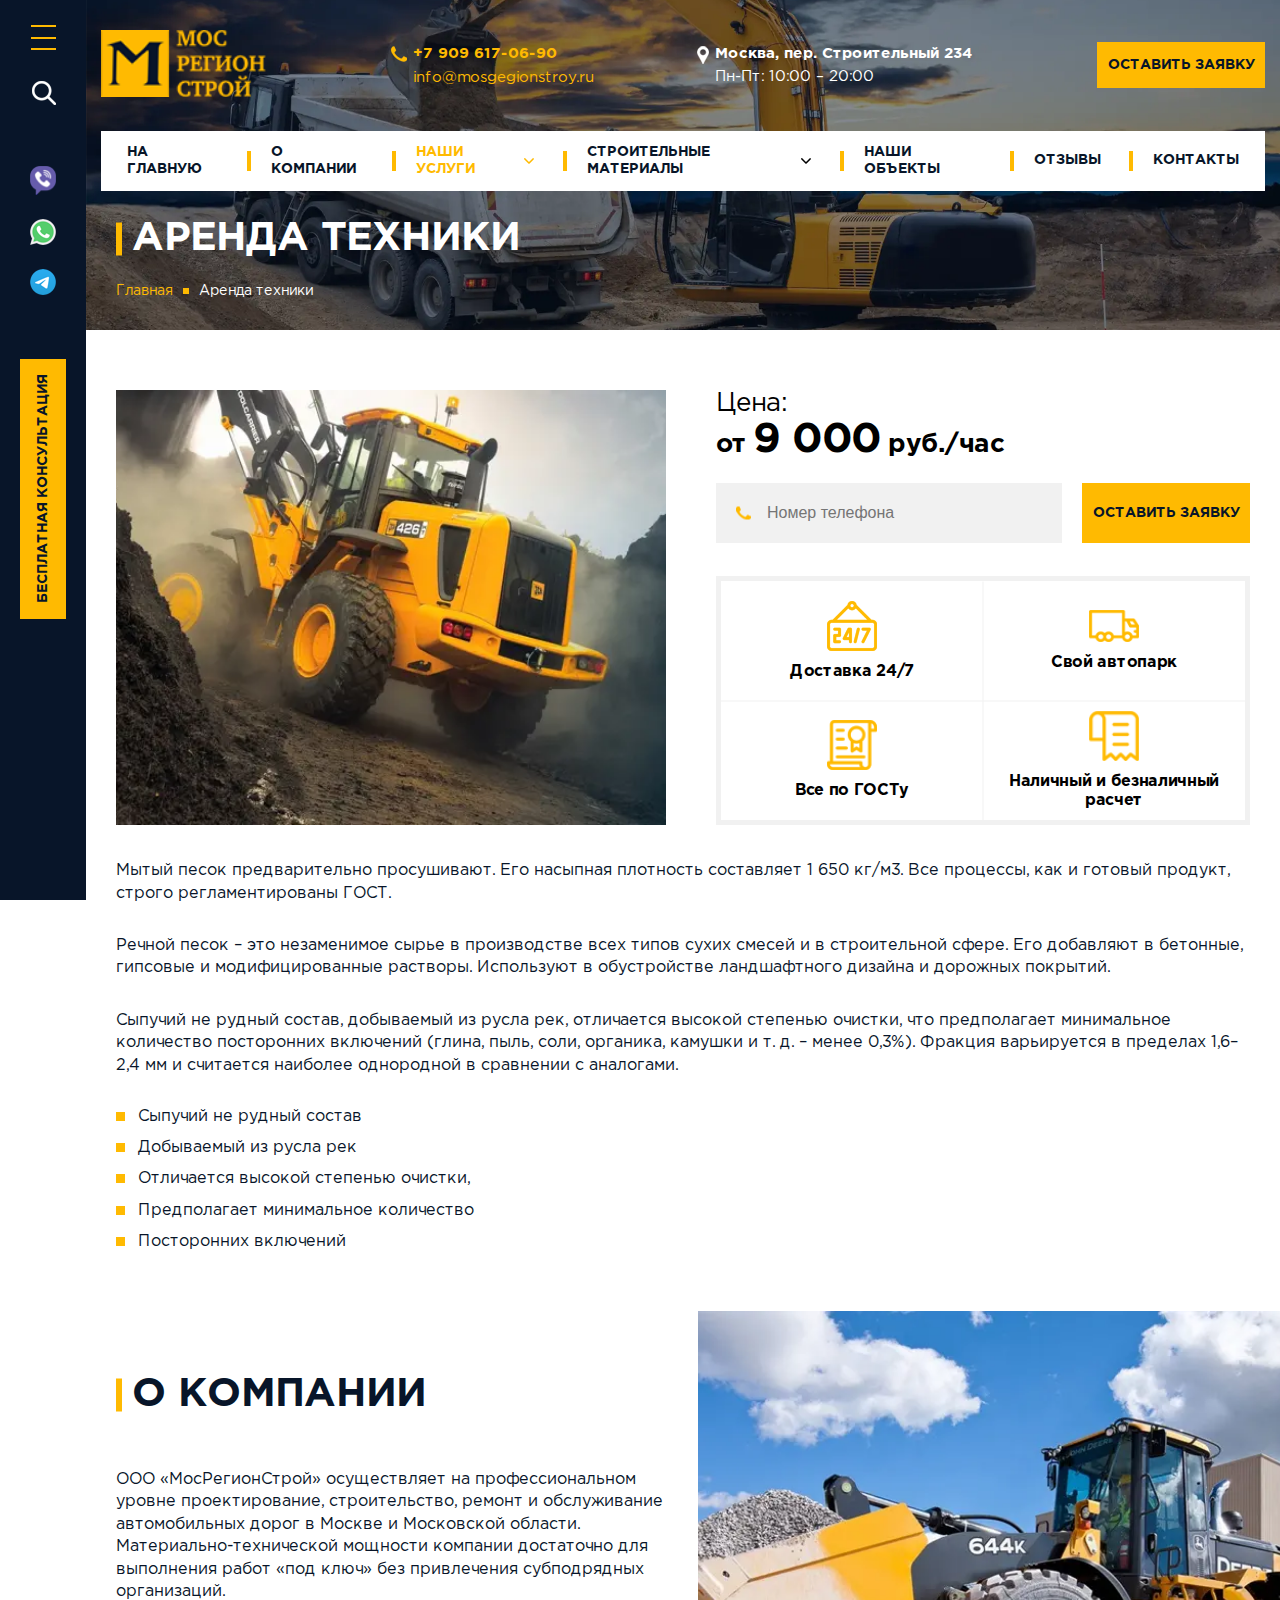
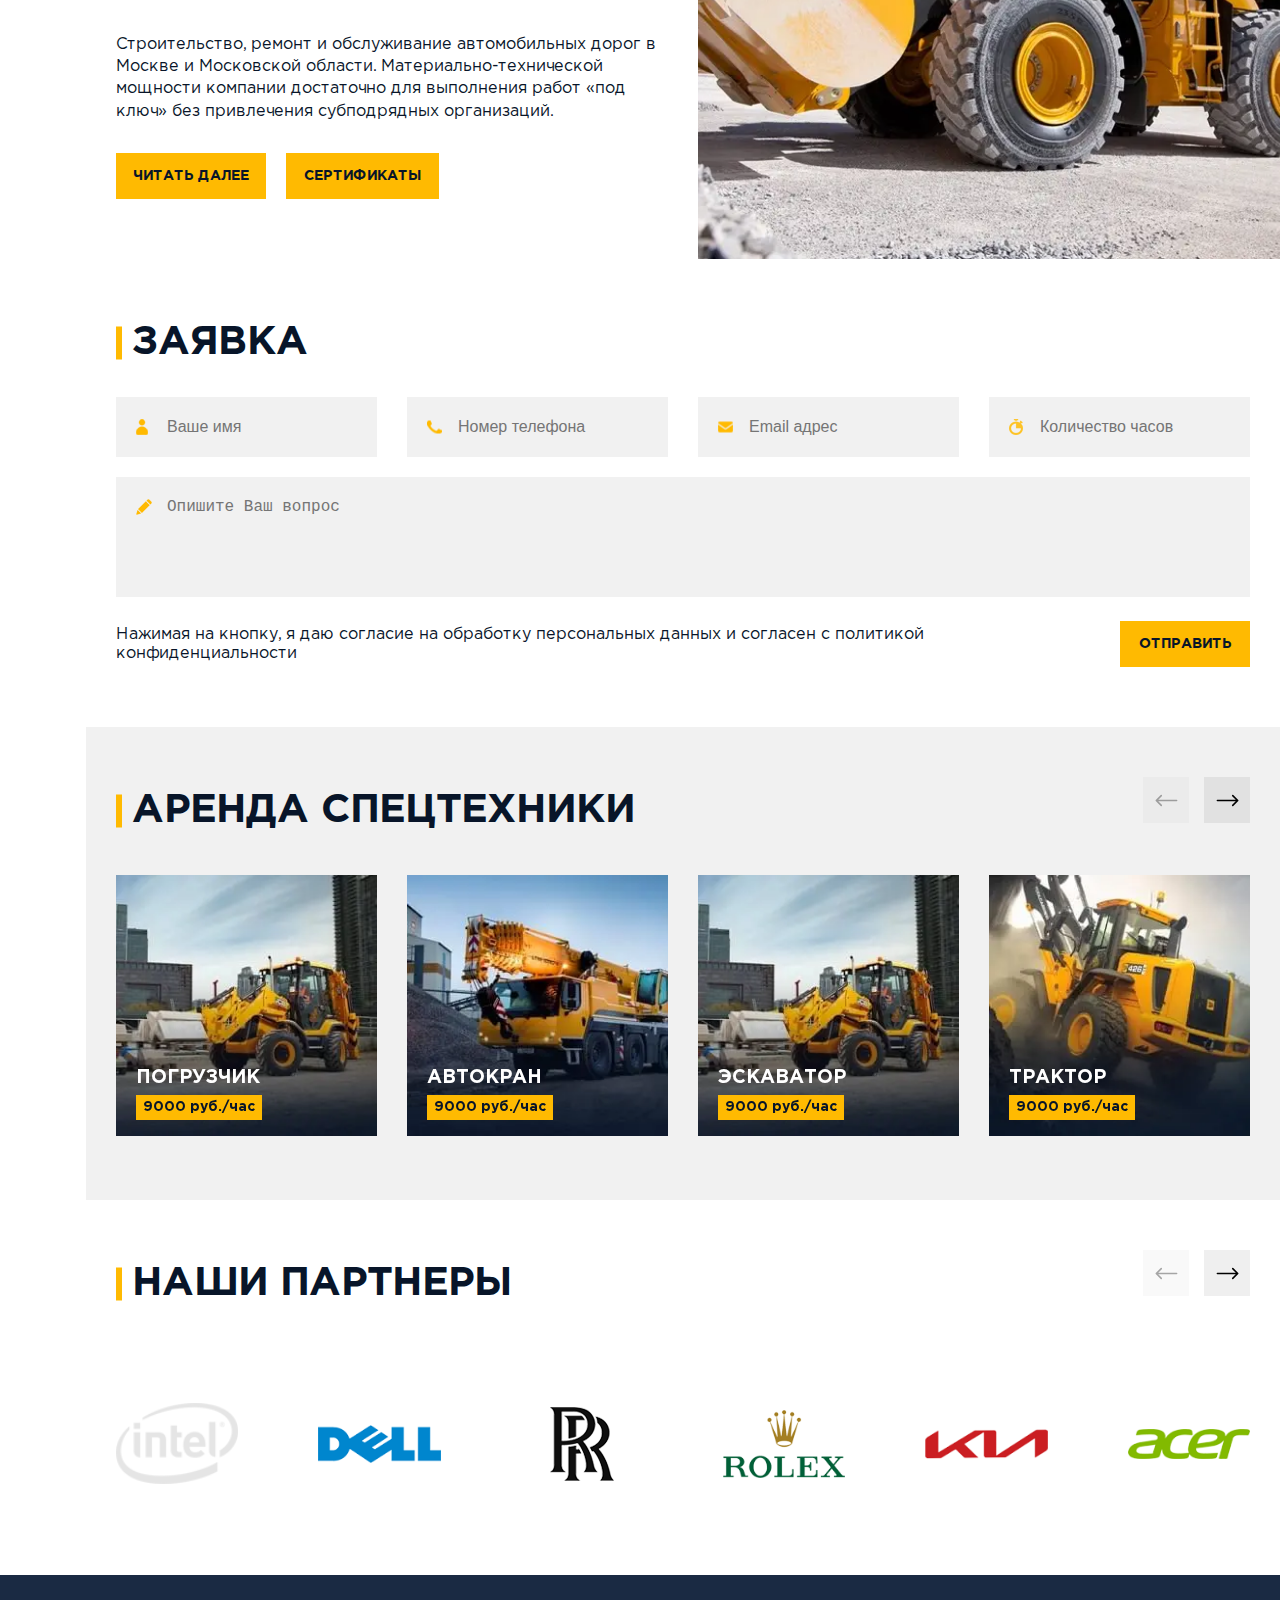
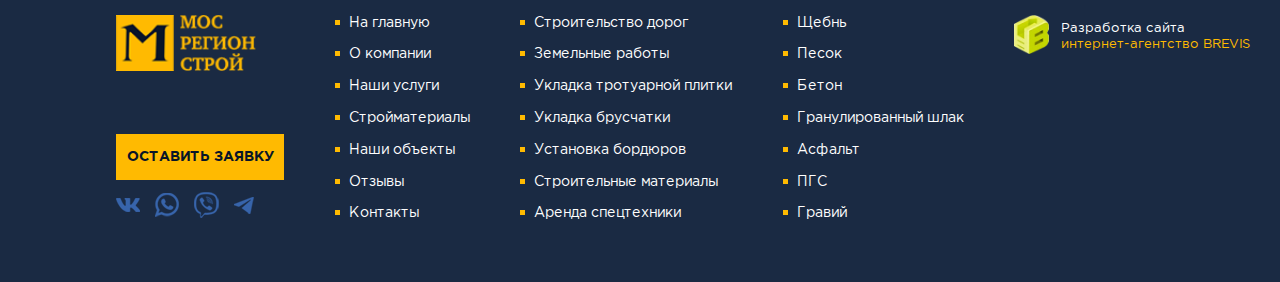
<file: rent.html>
<!DOCTYPE html>
<html lang="en">

<head>
	<meta charset="UTF-8">
	<meta name="viewport" content="width=device-width, initial-scale=1.0">
	<meta name="keywords" content="">
	<link rel="stylesheet" href="css/libs.min.css">
	<link rel="stylesheet" href="css/style.min.css">
	<title>Аренда техники</title>
	<script src="https://api-maps.yandex.ru/2.1/?lang=ru_RU&apikey=9133eb49-3a97-4b2d-90be-6b80a97a5036" type="text/javascript"></script>
</head>


<body>
	<header class="header">
	<div class="header__wrapp">
		<div class="container">
			<div class="header-top">
				<div class="header-top__inner">
					<div class="header-top__left">
						<a href="" class="header-top__logo">
							<img src="img/logo.png" alt="">
						</a>
						<div class="header-top__connection">
							<a class="header-top__tel" href="tel:+7 909 617-06-90">
								<img src="img/tel.png" alt="">
								<span>+7 909 617-06-90</span>
							</a>
							<a class="header-top__mail" href="mailto:info@mosgegionstroy.ru">
								info@mosgegionstroy.ru
							</a>
						</div>
					</div>
					<div class="header-top__right">
						<div class="header-top__location">
							<div class="header-top__location-img">
								<img src="img/location.png" alt="">
							</div>
							<div class="header-top__location-desc">
								<span>Москва, пер. Строительный 234</span>
								<span>Пн-Пт: 10:00 – 20:00</span>
							</div>
						</div>
						<a class="header-top__btn btn btn-yellow" href="">оставить заявку</a>
					</div>
				</div>
			</div>
			<div class="header-bottom">
				<div class="header-bottom__inner">
					<ul class="header-bottom__list">
						<li class="header-bottom__link"><a href="">На главную</a></li>
						<li class="header-bottom__link"><a href="">О компании</a></li>
						<li class="header-bottom__item">
							<div class="header-bottom__show header-bottom__show--active">
								<span>Наши услуги</span>
								<?xml version="1.0" encoding="iso-8859-1"?>
								<!-- Generator: Adobe Illustrator 16.0.0, SVG Export Plug-In . SVG Version: 6.00 Build 0)  -->
								<!DOCTYPE svg PUBLIC "-//W3C//DTD SVG 1.1//EN" "http://www.w3.org/Graphics/SVG/1.1/DTD/svg11.dtd">
								<svg version="1.1" id="Capa_1" xmlns="http://www.w3.org/2000/svg" xmlns:xlink="http://www.w3.org/1999/xlink" x="0px" y="0px"
									 width="307.053px" height="307.053px" viewBox="0 0 307.053 307.053" style="enable-background:new 0 0 307.053 307.053;"
									 xml:space="preserve">
                                    <g>
                                        <g id="_x34_86._Down">
                                            <g>
                                                <path d="M302.445,80.796l-11.101-11.103c-6.123-6.131-16.074-6.131-22.209,0L153.67,183.707L37.907,67.959
                                                    c-6.134-6.13-16.08-6.13-22.209,0L4.597,79.06c-6.129,6.133-6.129,16.067,0,22.201l137.83,137.829
                                                    c6.129,6.136,16.067,6.136,22.203,0l137.815-136.096C308.589,96.864,308.589,86.926,302.445,80.796z"/>
                                            </g>
                                        </g>
                                    </g>
									<g>
                                    </g>
									<g>
                                    </g>
									<g>
                                    </g>
									<g>
                                    </g>
									<g>
                                    </g>
									<g>
                                    </g>
									<g>
                                    </g>
									<g>
                                    </g>
									<g>
                                    </g>
									<g>
                                    </g>
									<g>
                                    </g>
									<g>
                                    </g>
									<g>
                                    </g>
									<g>
                                    </g>
									<g>
                                    </g>
                                    </svg>
							</div>
							<div class="header-bottom__hidden">
								<div class="header-bottom__hidden-list">
									<a href="">Строительство дорог</a>
									<a href="">Земельные работы</a>
									<a href="">Укладка тротуарной плитки</a>
									<a href="">Укладка брусчатки</a>
									<a href="">Установка бордюров</a>
									<a href="">Строительные материалы</a>
									<a href="">Аренда спецтехники</a>
								</div>
							</div>
						</li>
						<li class="header-bottom__item">
							<div class="header-bottom__show">
								<span>Строительные материалы</span>
								<svg version="1.1" id="Capa_1" xmlns="http://www.w3.org/2000/svg" xmlns:xlink="http://www.w3.org/1999/xlink" x="0px" y="0px"
									 width="307.053px" height="307.053px" viewBox="0 0 307.053 307.053" style="enable-background:new 0 0 307.053 307.053;"
									 xml:space="preserve">
                                    <g>
                                        <g id="_x34_86._Down">
                                            <g>
                                                <path d="M302.445,80.796l-11.101-11.103c-6.123-6.131-16.074-6.131-22.209,0L153.67,183.707L37.907,67.959
                                                    c-6.134-6.13-16.08-6.13-22.209,0L4.597,79.06c-6.129,6.133-6.129,16.067,0,22.201l137.83,137.829
                                                    c6.129,6.136,16.067,6.136,22.203,0l137.815-136.096C308.589,96.864,308.589,86.926,302.445,80.796z"/>
                                            </g>
                                        </g>
                                    </g>
									<g>
                                    </g>
									<g>
                                    </g>
									<g>
                                    </g>
									<g>
                                    </g>
									<g>
                                    </g>
									<g>
                                    </g>
									<g>
                                    </g>
									<g>
                                    </g>
									<g>
                                    </g>
									<g>
                                    </g>
									<g>
                                    </g>
									<g>
                                    </g>
									<g>
                                    </g>
									<g>
                                    </g>
									<g>
                                    </g>
                                    </svg>
							</div>
							<div class="header-bottom__hidden">
								<div class="header-bottom__hidden-list">
									<a href="">Строительство дорог</a>
									<a href="">Земельные работы</a>
									<a href="">Укладка тротуарной плитки</a>
									<a href="">Укладка брусчатки</a>
									<a href="">Установка бордюров</a>
									<a href="">Строительные материалы</a>
									<a href="">Аренда спецтехники</a>
								</div>
							</div>
						</li>
						<li class="header-bottom__link"><a href="">Наши объекты</a></li>
						<li class="header-bottom__link"><a href="">Отзывы</a></li>
						<li class="header-bottom__link header-bottom__link2"><a href="">Контакты</a></li>
					</ul>
				</div>
			</div>
		</div>
	</div>
	<div class="header-mob">
		<div class="container">
			<div class="header-mob__inner">
				<a class="header-mob__logo" href="">
					<img src="img/logo.png" alt="">
				</a>
				<div class="header-mob__burger">
					<span></span>
					<span></span>
					<span></span>
				</div>
			</div>
		</div>
	</div>
</header>

	<main class="content">
		<aside class="sidebar">
			<div class="sidebar-inner">
				<div class="sidebar-burger">
					<span></span>
					<span></span>
					<span></span>
				</div>
				<div class="sidebar-menu">
					<div class="sidebar-menu__inner">
						<div class="sidebar-connection">
							<a class="sidebar-tel" href="tel:+7 909 617-06-90">
								<img src="img/tel.png" alt="">
								<span>+7 909 617-06-90</span>
							</a>
							<a class="sidebar-mail" href="mailto:info@mosgegionstroy.ru">
								info@mosgegionstroy.ru
							</a>
						</div>
						<div class="sidebar-location">
							<div class="sidebar-location__img">
								<img src="img/location.png" alt="">
							</div>
							<div class="sidebar-location__desc">
								<span>Москва, пер. Строительный 234</span>
								<span>Пн-Пт: 10:00 – 20:00</span>
							</div>
						</div>
						<ul class="sidebar-list">
							<li class="sidebar-link"><a href="">На главную</a></li>
							<li class="sidebar-link"><a href="">О компании</a></li>
							<li class="sidebar-item">
								<div class="sidebar-show">
									<span>Наши услуги</span>
									<svg xmlns="http://www.w3.org/2000/svg"
										 xmlns:xlink="http://www.w3.org/1999/xlink"
										 width="13px" height="9px"  viewBox="0 0 13 9">
										<path fill-rule="evenodd"  fill="#081529"
											  d="M2.9644775,1.0860748 C2.9644775,1.0860748 7.9141846,6.0358887 7.9141846,6.0358887 C7.9141846,6.0358887 6.5,7.4496765 6.5,7.4496765 C6.5,7.4496765 1.5501709,2.5001678 1.5501709,2.5001678 C1.5501709,2.5001678 2.9644775,1.0860748 2.9644775,1.0860748 ZM10.035522,1.0860748 C10.035522,1.0860748 11.449707,2.5001678 11.449707,2.5001678 C11.449707,2.5001678 6.5,7.4496765 6.5,7.4496765 C6.5,7.4496765 5.0856934,6.0358887 5.0856934,6.0358887 C5.0856934,6.0358887 10.035522,1.0860748 10.035522,1.0860748 Z"/>
									</svg>
								</div>
								<div class="sidebar-hidden">
									<div class="sidebar-hidden__list">
										<a href="">Строительство дорог</a>
										<a href="">Земельные работы</a>
										<a href="">Укладка тротуарной плитки</a>
										<a href="">Укладка брусчатки</a>
										<a href="">Установка бордюров</a>
										<a href="">Строительные материалы</a>
										<a href="">Аренда спецтехники</a>
									</div>
								</div>
							</li>
							<li class="sidebar-item">
								<div class="sidebar-show">
									<span>Строительные материалы</span>
									<svg xmlns="http://www.w3.org/2000/svg"
										 xmlns:xlink="http://www.w3.org/1999/xlink"
										 width="13px" height="9px"  viewBox="0 0 13 9">
										<path fill-rule="evenodd"  fill="#081529"
											  d="M2.9644775,1.0860748 C2.9644775,1.0860748 7.9141846,6.0358887 7.9141846,6.0358887 C7.9141846,6.0358887 6.5,7.4496765 6.5,7.4496765 C6.5,7.4496765 1.5501709,2.5001678 1.5501709,2.5001678 C1.5501709,2.5001678 2.9644775,1.0860748 2.9644775,1.0860748 ZM10.035522,1.0860748 C10.035522,1.0860748 11.449707,2.5001678 11.449707,2.5001678 C11.449707,2.5001678 6.5,7.4496765 6.5,7.4496765 C6.5,7.4496765 5.0856934,6.0358887 5.0856934,6.0358887 C5.0856934,6.0358887 10.035522,1.0860748 10.035522,1.0860748 Z"/>
									</svg>
								</div>
								<div class="sidebar-hidden">
									<div class="sidebar-hidden__list">
										<a href="">Строительство дорог</a>
										<a href="">Земельные работы</a>
										<a href="">Укладка тротуарной плитки</a>
										<a href="">Укладка брусчатки</a>
										<a href="">Установка бордюров</a>
										<a href="">Строительные материалы</a>
										<a href="">Аренда спецтехники</a>
									</div>
								</div>
							</li>
							<li class="sidebar-link"><a href="">Наши объекты</a></li>
							<li class="sidebar-link"><a href="">Отзывы</a></li>
							<li class="sidebar-link"><a href="">Контакты</a></li>
						</ul>
					</div>
				</div>
				<button class="sidebar-search">
					<img src="img/search.png" alt="">
				</button>
				<div class="sidebar-socials">
					<a href="" class="sidebar-social">
						<img src="img/viber.png" alt="">
					</a>
					<a href="" class="sidebar-social">
						<img src="img/whatsapp.png" alt="">
					</a>
					<a href="" class="sidebar-social">
						<img src="img/telegram.png" alt="">
					</a>
				</div>
				<a class="sidebar-btn btn btn-yellow" href="">
					<span>Бесплатная консультация</span>
				</a>
			</div>
		</aside>
		<section class="service-main">
			<div class="container">
				<div class="service-main__inner">
					<h1 class="service-main__title display2">Аренда техники</h1>
					<div class="breadcrumbs">
						<div class="breadcrumbs__items">
							<a href="index.html" class="breadcrumbs__item">Главная</a>
							<span class="breadcrumbs__item breadcrumbs__item--active">Аренда техники</span>
						</div>
					</div>
				</div>
			</div>
		</section>
		<section class="info">
			<div class="container">
				<div class="info-inner">
					<div class="info-top">
						<div class="info-left">
							<img src="img/info.webp" alt="">
						</div>
						<div class="info-right">
							<div class="info-price">
								<span>Цена:</span>
								от <i>9 000</i> руб./час
							</div>
							<form class="info-form">
								<fieldset class="info-form__group info-form__group2">
									<img src="img/tel2.png" alt="">
									<input type="tel" placeholder="Номер телефона">
								</fieldset>
								<fieldset class="info-form__group">
									<button class="info-form__btn btn-yellow">оставить заявку</button>
								</fieldset>
							</form>
							<div class="info-items">
								<div class="info-item">
									<div class="info-item__img">
										<img src="img/icon5.png" alt="">
									</div>
									<div class="info-item__desc">
										Доставка 24/7
									</div>
								</div>
								<div class="info-item">
									<div class="info-item__img">
										<img src="img/icon6.png" alt="">
									</div>
									<div class="info-item__desc">
										Свой автопарк
									</div>
								</div>
								<div class="info-item">
									<div class="info-item__img">
										<img src="img/icon7.png" alt="">
									</div>
									<div class="info-item__desc">
										Все по ГОСТу
									</div>
								</div>
								<div class="info-item">
									<div class="info-item__img">
										<img src="img/icon8.png" alt="">
									</div>
									<div class="info-item__desc">
										Наличный <br>
										и безналичный расчет
									</div>
								</div>
							</div>
						</div>
					</div>
					<div class="info-items__mob">
						<div class="info-item">
							<div class="info-item__img">
								<img src="img/icon5.png" alt="">
							</div>
							<div class="info-item__desc">
								Доставка 24/7
							</div>
						</div>
						<div class="info-item">
							<div class="info-item__img">
								<img src="img/icon6.png" alt="">
							</div>
							<div class="info-item__desc">
								Свой автопарк
							</div>
						</div>
						<div class="info-item">
							<div class="info-item__img">
								<img src="img/icon7.png" alt="">
							</div>
							<div class="info-item__desc">
								Все по ГОСТу
							</div>
						</div>
						<div class="info-item">
							<div class="info-item__img">
								<img src="img/icon8.png" alt="">
							</div>
							<div class="info-item__desc">
								Наличный <br>
								и безналичный расчет
							</div>
						</div>
					</div>
					<div class="info-desc">
						<p>
							Мытый песок предварительно просушивают. Его насыпная плотность составляет 1 650 кг/м3. Все процессы, как и готовый продукт, строго регламентированы ГОСТ.
						</p>
						<p>
							Речной песок – это незаменимое сырье в производстве всех типов сухих смесей и в строительной сфере. Его добавляют в бетонные, гипсовые и модифицированные растворы. Используют в обустройстве ландшафтного дизайна и дорожных покрытий.
						</p>
						<p>
							Сыпучий не рудный состав, добываемый из русла рек, отличается высокой степенью очистки, что предполагает минимальное количество посторонних включений (глина, пыль, соли, органика, камушки и т. д. – менее 0,3%). Фракция варьируется в пределах 1,6–2,4 мм и считается наиболее однородной в сравнении с аналогами.
						</p>
					</div>
					<ul class="info-list">
						<li>Сыпучий не рудный состав</li>
						<li>Добываемый из русла рек</li>
						<li>Отличается высокой степенью очистки,</li>
						<li>Предполагает минимальное количество</li>
						<li>Посторонних включений</li>
					</ul>
				</div>
			</div>
		</section>
		<section class="about">
			<div class="container">
				<div class="about-inner">
					<div class="about-left">
						<h2 class="about-title display2">о компании</h2>
						<div class="about-desc">
							<p>
								ООО «МосРегионСтрой» осуществляет на профессиональном уровне проектирование, строительство, ремонт
								и обслуживание автомобильных дорог в Москве
								и Московской области. Материально-технической мощности компании достаточно для выполнения работ «под ключ»
								без привлечения субподрядных организаций.
							</p>
							<p>
								Строительство, ремонт и обслуживание автомобильных дорог в Москве и Московской области. Материально-технической мощности компании достаточно для выполнения работ «под ключ» без привлечения субподрядных организаций.
							</p>
						</div>
						<div class="about-btns">
							<a class="about-btn btn btn-yellow" href="">Читать Далее</a>
							<a class="about-btn2 btn btn-yellow" href="">сертификаты</a>
						</div>
					</div>
					<div class="about-right">
						<div class="about-img">
							<img src="img/about.webp" alt="">
							<img src="img/about_mob.webp" alt="">
						</div>
					</div>
				</div>
			</div>
		</section>
		<section class="connection">
			<div class="container">
				<div class="connection-inner">
					<h2 class="connection-title display2">Заявка</h2>
					<form class="connection-form form">
						<div class="connection-form__grid2">
							<fieldset class="connection-form__group form-group">
								<input type="text" placeholder="Ваше имя">
								<img src="img/icon3.png" alt="">
							</fieldset>
							<fieldset class="connection-form__group form-group">
								<input type="tel" placeholder="Номер телефона">
								<img src="img/tel2.png" alt="">
							</fieldset>
							<fieldset class="connection-form__group form-group">
								<input type="email" placeholder="Email адрес">
								<img src="img/mail.png" alt="">
							</fieldset>
							<fieldset class="connection-form__group form-group">
								<input type="text" placeholder="Количество часов">
								<img src="img/icon12.png" alt="">
							</fieldset>
							<fieldset class="connection-form__group connection-form__group4 form-group">
								<textarea class="connection-form__textarea" placeholder="Опишите Ваш вопрос"></textarea>
								<img class="icon-textarea" src="img/icon4.png" alt="">
							</fieldset>
						</div>
						<fieldset class="connection-form__group connection-form__flex form-group">
							<div class="connection-form__info">Нажимая на кнопку, я даю согласие на обработку персональных данных и согласен с политикой конфиденциальности</div>
							<a class="connection-form__btn btn btn-yellow" href="">отправить</a>
						</fieldset>
					</form>
				</div>
			</div>
		</section>
		<section class="rent">
			<div class="container">
				<div class="rent-inner">
					<div class="rent-top">
						<h2 class="rent__title display2">Аренда спецтехники</h2>
						<div class="rent-slider__btns">
							<div class="rent-button__prev swiper-button-prev">
								<?xml version="1.0" ?><svg viewBox="0 0 32 32" xmlns="http://www.w3.org/2000/svg"><title/><g data-name="Layer 2" id="Layer_2"><path d="M22,9a1,1,0,0,0,0,1.42l4.6,4.6H3.06a1,1,0,1,0,0,2H26.58L22,21.59A1,1,0,0,0,22,23a1,1,0,0,0,1.41,0l6.36-6.36a.88.88,0,0,0,0-1.27L23.42,9A1,1,0,0,0,22,9Z"/></g></svg>
							</div>
							<div class="rent-button__next swiper-button-next">
								<?xml version="1.0" ?><svg viewBox="0 0 32 32" xmlns="http://www.w3.org/2000/svg"><title/><g data-name="Layer 2" id="Layer_2"><path d="M22,9a1,1,0,0,0,0,1.42l4.6,4.6H3.06a1,1,0,1,0,0,2H26.58L22,21.59A1,1,0,0,0,22,23a1,1,0,0,0,1.41,0l6.36-6.36a.88.88,0,0,0,0-1.27L23.42,9A1,1,0,0,0,22,9Z"/></g></svg>
							</div>
						</div>
					</div>
					<div class="rent-slider">
						<div class="rent-swiper swiper mySwiper">
							<div class="rent-swiper swiper-wrapper">
								<div class="rent-slide swiper-slide">
									<a class="services-card" href="">
										<div class="services-card__img">
											<img src="img/rent2.webp" alt="">
										</div>
										<div class="services-card__desc">
											<div class="services-card__title">Погрузчик</div>
											<div class="services-card__price">9000 руб./час</div>
											<button class="services-card__btn">арендовать</button>
										</div>
										<div class="services-hover">
											<div class="services-hover__title">Погрузчик</div>
											<div class="services-hover__price">9000 руб./час</div>
										</div>
									</a>
								</div>
								<div class="rent-slide swiper-slide">
									<a class="services-card" href="">
										<div class="services-card__img">
											<img src="img/rent3.webp" alt="">
										</div>
										<div class="services-card__desc">
											<div class="services-card__title">Автокран</div>
											<div class="services-card__price">9000 руб./час</div>
											<button class="services-card__btn">арендовать</button>
										</div>
										<div class="services-hover">
											<div class="services-hover__title">Автокран</div>
											<div class="services-hover__price">9000 руб./час</div>
										</div>
									</a>
								</div>
								<div class="rent-slide swiper-slide">
									<a class="services-card" href="">
										<div class="services-card__img">
											<img src="img/rent2.webp" alt="">
										</div>
										<div class="services-card__desc">
											<div class="services-card__title">Эскаватор</div>
											<div class="services-card__price">9000 руб./час</div>
											<button class="services-card__btn">арендовать</button>
										</div>
										<div class="services-hover">
											<div class="services-hover__title">Эскаватор</div>
											<div class="services-hover__price">9000 руб./час</div>
										</div>
									</a>
								</div>
								<div class="rent-slide swiper-slide">
									<a class="services-card" href="">
										<div class="services-card__img">
											<img src="img/rent.webp" alt="">
										</div>
										<div class="services-card__desc">
											<div class="services-card__title">Трактор</div>
											<div class="services-card__price">9000 руб./час</div>
											<button class="services-card__btn">арендовать</button>
										</div>
										<div class="services-hover">
											<div class="services-hover__title">Трактор</div>
											<div class="services-hover__price">9000 руб./час</div>
										</div>
									</a>
								</div>
								<div class="rent-slide swiper-slide">
									<a class="services-card" href="">
										<div class="services-card__img">
											<img src="img/rent2.webp" alt="">
										</div>
										<div class="services-card__desc">
											<div class="services-card__title">Погрузчик</div>
											<div class="services-card__price">9000 руб./час</div>
											<button class="services-card__btn">арендовать</button>
										</div>
										<div class="services-hover">
											<div class="services-hover__title">Погрузчик</div>
											<div class="services-hover__price">9000 руб./час</div>
										</div>
									</a>
								</div>
								<div class="rent-slide swiper-slide">
									<a class="services-card" href="">
										<div class="services-card__img">
											<img src="img/rent3.webp" alt="">
										</div>
										<div class="services-card__desc">
											<div class="services-card__title">Автокран</div>
											<div class="services-card__price">9000 руб./час</div>
											<button class="services-card__btn">арендовать</button>
										</div>
										<div class="services-hover">
											<div class="services-hover__title">Автокран</div>
											<div class="services-hover__price">9000 руб./час</div>
										</div>
									</a>
								</div>
							</div>
						</div>
					</div>
				</div>
			</div>
		</section>
		<section class="partners">
			<div class="container">
				<div class="partners-inner">
					<div class="partners-top">
						<h2 class="partners-title display2">Наши партнеры</h2>
						<div class="partners-slider__btns">
							<div class="partners-button__prev swiper-button-prev">
								<?xml version="1.0" ?><svg viewBox="0 0 32 32" xmlns="http://www.w3.org/2000/svg"><title/><g data-name="Layer 2" id="Layer_2"><path d="M22,9a1,1,0,0,0,0,1.42l4.6,4.6H3.06a1,1,0,1,0,0,2H26.58L22,21.59A1,1,0,0,0,22,23a1,1,0,0,0,1.41,0l6.36-6.36a.88.88,0,0,0,0-1.27L23.42,9A1,1,0,0,0,22,9Z"/></g></svg>
							</div>
							<div class="partners-button__next swiper-button-next">
								<?xml version="1.0" ?><svg viewBox="0 0 32 32" xmlns="http://www.w3.org/2000/svg"><title/><g data-name="Layer 2" id="Layer_2"><path d="M22,9a1,1,0,0,0,0,1.42l4.6,4.6H3.06a1,1,0,1,0,0,2H26.58L22,21.59A1,1,0,0,0,22,23a1,1,0,0,0,1.41,0l6.36-6.36a.88.88,0,0,0,0-1.27L23.42,9A1,1,0,0,0,22,9Z"/></g></svg>
							</div>
						</div>
					</div>
					<div class="partners-slider">
						<div class="partners-swiper swiper mySwiper">
							<div class="partners-wrapper swiper-wrapper">
								<a href="" class="partners-slide swiper-slide">
									<img src="img/partners.png" alt="">
								</a>
								<a href="" class="partners-slide swiper-slide">
									<img src="img/partners2.png" alt="">
								</a>
								<a href="" class="partners-slide partners-slide2 swiper-slide">
									<img src="img/partners3.png" alt="">
								</a>
								<a href="" class="partners-slide swiper-slide">
									<img src="img/partners4.png" alt="">
								</a>
								<a href="" class="partners-slide swiper-slide">
									<img src="img/partners5.png" alt="">
								</a>
								<a href="" class="partners-slide swiper-slide">
									<img src="img/partners6.png" alt="">
								</a>
								<a href="" class="partners-slide swiper-slide">
									<img src="img/partners.png" alt="">
								</a>
								<a href="" class="partners-slide swiper-slide">
									<img src="img/partners2.png" alt="">
								</a>
								<a href="" class="partners-slide swiper-slide">
									<img src="img/partners3.png" alt="">
								</a>
								<a href="" class="partners-slide swiper-slide">
									<img src="img/partners4.png" alt="">
								</a>
								<a href="" class="partners-slide swiper-slide">
									<img src="img/partners5.png" alt="">
								</a>
								<a href="" class="partners-slide swiper-slide">
									<img src="img/partners6.png" alt="">
								</a>
							</div>
						</div>
					</div>
				</div>
			</div>
		</section>
	</main>
	<footer class="footer">
    <div class="container">
        <div class="footer-inner">
            <div class="footer-items">
                <div class="footer-item">
                    <a class="footer-logo" href="">
                        <img src="img/logo.png" alt="">
                    </a>
                    <div class="footer-btns">
                        <a class="footer-btn btn btn-yellow" href="">Оставить заявку</a>
                        <div class="footer-socials">
                            <a class="footer-social" href="">
                                <img src="img/vk.png" alt="">
                            </a>
                            <a class="footer-social" href="">
                                <img src="img/whatsapp2.png" alt="">
                            </a>
                            <a class="footer-social" href="">
                                <img src="img/viber2.png" alt="">
                            </a>
                            <a class="footer-social" href="">
                                <img src="img/telegram2.png" alt="">
                            </a>
                        </div>
                    </div>
                </div>
                <div class="footer-item footer-item--delete2">
                    <ul class="footer-list">
                        <li><a href="">На главную</a></li>
                        <li><a href="">О компании</a></li>
                        <li><a href="">Наши услуги</a></li>
                        <li><a href="">Стройматериалы</a></li>
                        <li><a href="">Наши объекты</a></li>
                        <li><a href="">Отзывы</a></li>
                        <li><a href="">Контакты</a></li>
                    </ul>
                </div>
                <div class="footer-item footer-item--delete2">
                    <ul class="footer-list">
                        <li><a href="">Строительство дорог</a></li>
                        <li><a href="">Земельные работы</a></li>
                        <li><a href="">Укладка тротуарной плитки</a></li>
                        <li><a href="">Укладка брусчатки</a></li>
                        <li><a href="">Установка бордюров</a></li>
                        <li><a href="">Строительные материалы</a></li>
                        <li><a href="">Аренда спецтехники</a></li>
                    </ul>
                </div>
                <div class="footer-item footer-item--delete">
                    <ul class="footer-list">
                        <li><a href="">Щебнь</a></li>
                        <li><a href="">Песок</a></li>
                        <li><a href="">Бетон</a></li>
                        <li><a href="">Гранулированный шлак</a></li>
                        <li><a href="">Асфальт</a></li>
                        <li><a href="">ПГС</a></li>
                        <li><a href="">Гравий</a></li>
                    </ul>
                </div>
                <div class="footer-item footer-item2">
                    <div class="footer-brevis">
                        <div class="footer-brevis__img">
                            <img src="img/brevis.png" alt="">
                        </div>
                        <div class="footer-brevis__desc">
                            Разработка сайта
                            <a href="">интернет-агентство BREVIS</a>
                        </div>
                    </div>
                    <button class="up btn-yellow">Наверх</button>
                </div>
            </div>
        </div>
    </div>
</footer>

	<script src="js/libs.min.js"></script>
<script src="js/main.min.js"></script>

</body>

</html>
</file>
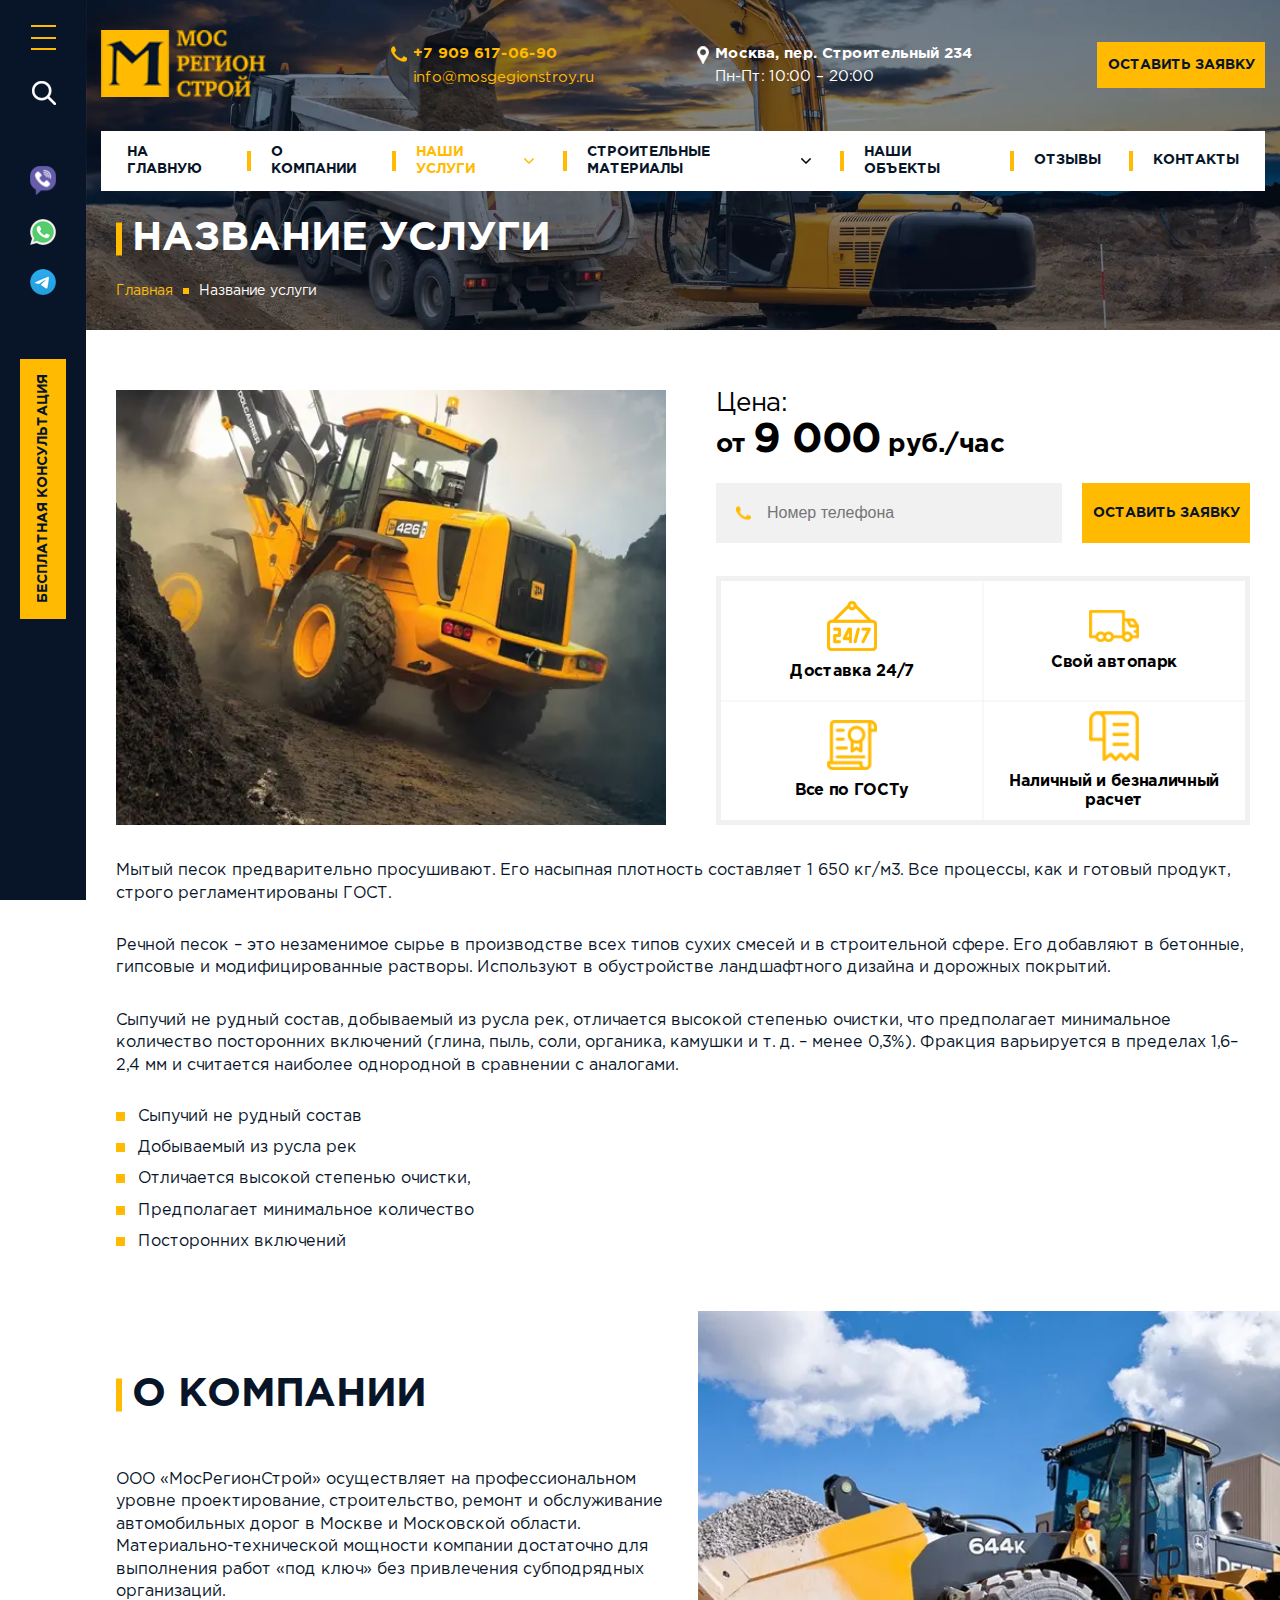
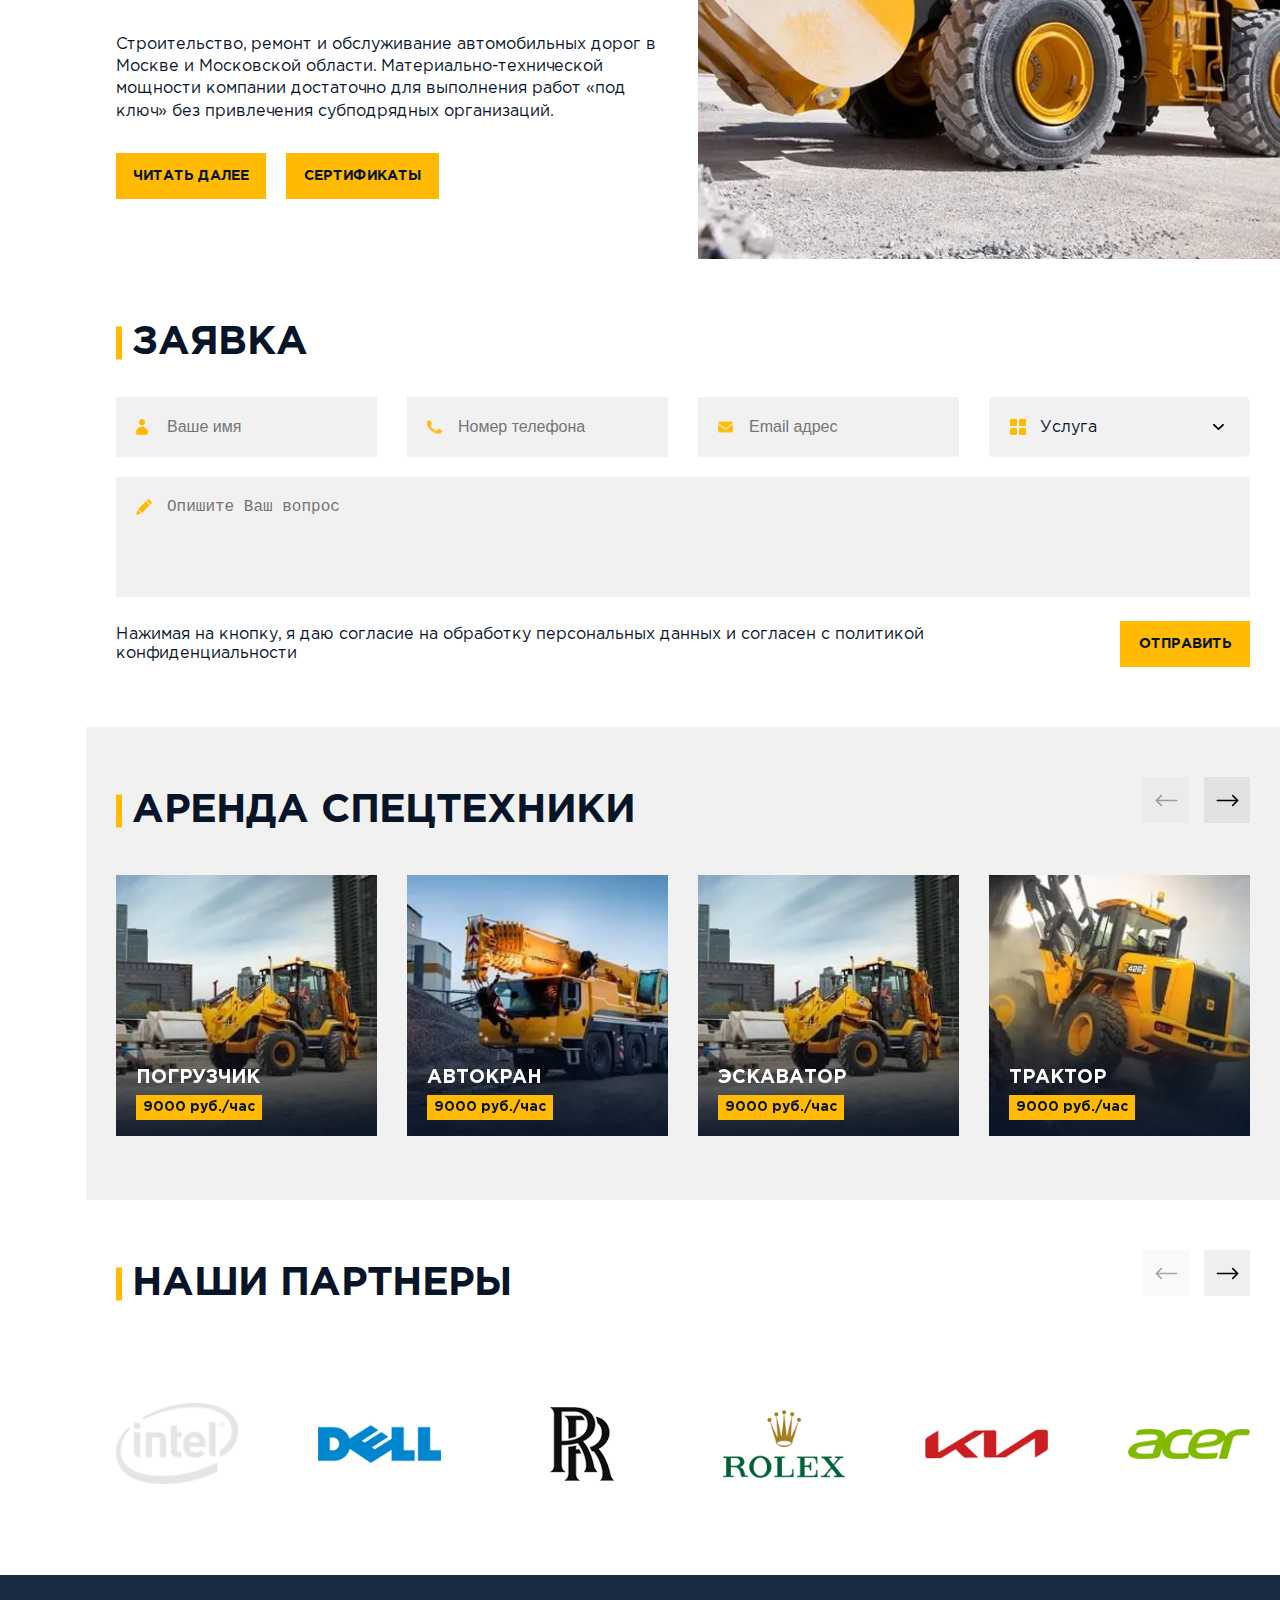
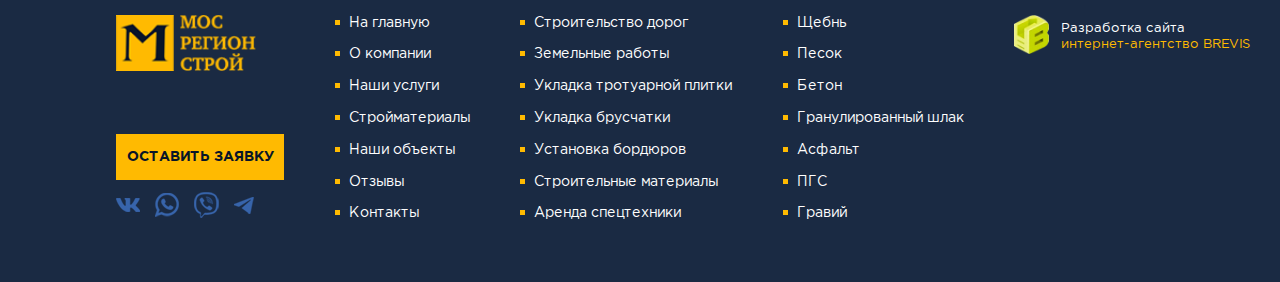
<file: service.html>
<!DOCTYPE html>
<html lang="en">

<head>
	<meta charset="UTF-8">
	<meta name="viewport" content="width=device-width, initial-scale=1.0">
	<meta name="keywords" content="">
	<link rel="stylesheet" href="css/libs.min.css">
	<link rel="stylesheet" href="css/style.min.css">
	<title>Услуга</title>
	<script src="https://api-maps.yandex.ru/2.1/?lang=ru_RU&apikey=9133eb49-3a97-4b2d-90be-6b80a97a5036" type="text/javascript"></script>
</head>


<body>

<header class="header">
	<div class="header__wrapp">
		<div class="container">
			<div class="header-top">
				<div class="header-top__inner">
					<div class="header-top__left">
						<a href="" class="header-top__logo">
							<img src="img/logo.png" alt="">
						</a>
						<div class="header-top__connection">
							<a class="header-top__tel" href="tel:+7 909 617-06-90">
								<img src="img/tel.png" alt="">
								<span>+7 909 617-06-90</span>
							</a>
							<a class="header-top__mail" href="mailto:info@mosgegionstroy.ru">
								info@mosgegionstroy.ru
							</a>
						</div>
					</div>
					<div class="header-top__right">
						<div class="header-top__location">
							<div class="header-top__location-img">
								<img src="img/location.png" alt="">
							</div>
							<div class="header-top__location-desc">
								<span>Москва, пер. Строительный 234</span>
								<span>Пн-Пт: 10:00 – 20:00</span>
							</div>
						</div>
						<a class="header-top__btn btn btn-yellow" href="">оставить заявку</a>
					</div>
				</div>
			</div>
			<div class="header-bottom">
				<div class="header-bottom__inner">
					<ul class="header-bottom__list">
						<li class="header-bottom__link"><a href="">На главную</a></li>
						<li class="header-bottom__link"><a href="">О компании</a></li>
						<li class="header-bottom__item">
							<div class="header-bottom__show header-bottom__show--active">
								<span>Наши услуги</span>
								<?xml version="1.0" encoding="iso-8859-1"?>
								<!-- Generator: Adobe Illustrator 16.0.0, SVG Export Plug-In . SVG Version: 6.00 Build 0)  -->
								<!DOCTYPE svg PUBLIC "-//W3C//DTD SVG 1.1//EN" "http://www.w3.org/Graphics/SVG/1.1/DTD/svg11.dtd">
								<svg version="1.1" id="Capa_1" xmlns="http://www.w3.org/2000/svg" xmlns:xlink="http://www.w3.org/1999/xlink" x="0px" y="0px"
									 width="307.053px" height="307.053px" viewBox="0 0 307.053 307.053" style="enable-background:new 0 0 307.053 307.053;"
									 xml:space="preserve">
                                    <g>
                                        <g id="_x34_86._Down">
                                            <g>
                                                <path d="M302.445,80.796l-11.101-11.103c-6.123-6.131-16.074-6.131-22.209,0L153.67,183.707L37.907,67.959
                                                    c-6.134-6.13-16.08-6.13-22.209,0L4.597,79.06c-6.129,6.133-6.129,16.067,0,22.201l137.83,137.829
                                                    c6.129,6.136,16.067,6.136,22.203,0l137.815-136.096C308.589,96.864,308.589,86.926,302.445,80.796z"/>
                                            </g>
                                        </g>
                                    </g>
									<g>
                                    </g>
									<g>
                                    </g>
									<g>
                                    </g>
									<g>
                                    </g>
									<g>
                                    </g>
									<g>
                                    </g>
									<g>
                                    </g>
									<g>
                                    </g>
									<g>
                                    </g>
									<g>
                                    </g>
									<g>
                                    </g>
									<g>
                                    </g>
									<g>
                                    </g>
									<g>
                                    </g>
									<g>
                                    </g>
                                    </svg>
							</div>
							<div class="header-bottom__hidden">
								<div class="header-bottom__hidden-list">
									<a href="">Строительство дорог</a>
									<a href="">Земельные работы</a>
									<a href="">Укладка тротуарной плитки</a>
									<a href="">Укладка брусчатки</a>
									<a href="">Установка бордюров</a>
									<a href="">Строительные материалы</a>
									<a href="">Аренда спецтехники</a>
								</div>
							</div>
						</li>
						<li class="header-bottom__item">
							<div class="header-bottom__show">
								<span>Строительные материалы</span>
								<svg version="1.1" id="Capa_1" xmlns="http://www.w3.org/2000/svg" xmlns:xlink="http://www.w3.org/1999/xlink" x="0px" y="0px"
									 width="307.053px" height="307.053px" viewBox="0 0 307.053 307.053" style="enable-background:new 0 0 307.053 307.053;"
									 xml:space="preserve">
                                    <g>
                                        <g id="_x34_86._Down">
                                            <g>
                                                <path d="M302.445,80.796l-11.101-11.103c-6.123-6.131-16.074-6.131-22.209,0L153.67,183.707L37.907,67.959
                                                    c-6.134-6.13-16.08-6.13-22.209,0L4.597,79.06c-6.129,6.133-6.129,16.067,0,22.201l137.83,137.829
                                                    c6.129,6.136,16.067,6.136,22.203,0l137.815-136.096C308.589,96.864,308.589,86.926,302.445,80.796z"/>
                                            </g>
                                        </g>
                                    </g>
									<g>
                                    </g>
									<g>
                                    </g>
									<g>
                                    </g>
									<g>
                                    </g>
									<g>
                                    </g>
									<g>
                                    </g>
									<g>
                                    </g>
									<g>
                                    </g>
									<g>
                                    </g>
									<g>
                                    </g>
									<g>
                                    </g>
									<g>
                                    </g>
									<g>
                                    </g>
									<g>
                                    </g>
									<g>
                                    </g>
                                    </svg>
							</div>
							<div class="header-bottom__hidden">
								<div class="header-bottom__hidden-list">
									<a href="">Строительство дорог</a>
									<a href="">Земельные работы</a>
									<a href="">Укладка тротуарной плитки</a>
									<a href="">Укладка брусчатки</a>
									<a href="">Установка бордюров</a>
									<a href="">Строительные материалы</a>
									<a href="">Аренда спецтехники</a>
								</div>
							</div>
						</li>
						<li class="header-bottom__link"><a href="">Наши объекты</a></li>
						<li class="header-bottom__link"><a href="">Отзывы</a></li>
						<li class="header-bottom__link header-bottom__link2"><a href="">Контакты</a></li>
					</ul>
				</div>
			</div>
		</div>
	</div>
	<div class="header-mob">
		<div class="container">
			<div class="header-mob__inner">
				<a class="header-mob__logo" href="">
					<img src="img/logo.png" alt="">
				</a>
				<div class="header-mob__burger">
					<span></span>
					<span></span>
					<span></span>
				</div>
			</div>
		</div>
	</div>
</header>

	<main class="content">
		<aside class="sidebar">
			<div class="sidebar-inner">
				<div class="sidebar-burger">
					<span></span>
					<span></span>
					<span></span>
				</div>
				<div class="sidebar-menu">
					<div class="sidebar-menu__inner">
						<div class="sidebar-connection">
							<a class="sidebar-tel" href="tel:+7 909 617-06-90">
								<img src="img/tel.png" alt="">
								<span>+7 909 617-06-90</span>
							</a>
							<a class="sidebar-mail" href="mailto:info@mosgegionstroy.ru">
								info@mosgegionstroy.ru
							</a>
						</div>
						<div class="sidebar-location">
							<div class="sidebar-location__img">
								<img src="img/location.png" alt="">
							</div>
							<div class="sidebar-location__desc">
								<span>Москва, пер. Строительный 234</span>
								<span>Пн-Пт: 10:00 – 20:00</span>
							</div>
						</div>
						<ul class="sidebar-list">
							<li class="sidebar-link"><a href="">На главную</a></li>
							<li class="sidebar-link"><a href="">О компании</a></li>
							<li class="sidebar-item">
								<div class="sidebar-show">
									<span>Наши услуги</span>
									<svg xmlns="http://www.w3.org/2000/svg"
										 xmlns:xlink="http://www.w3.org/1999/xlink"
										 width="13px" height="9px"  viewBox="0 0 13 9">
										<path fill-rule="evenodd"  fill="#081529"
											  d="M2.9644775,1.0860748 C2.9644775,1.0860748 7.9141846,6.0358887 7.9141846,6.0358887 C7.9141846,6.0358887 6.5,7.4496765 6.5,7.4496765 C6.5,7.4496765 1.5501709,2.5001678 1.5501709,2.5001678 C1.5501709,2.5001678 2.9644775,1.0860748 2.9644775,1.0860748 ZM10.035522,1.0860748 C10.035522,1.0860748 11.449707,2.5001678 11.449707,2.5001678 C11.449707,2.5001678 6.5,7.4496765 6.5,7.4496765 C6.5,7.4496765 5.0856934,6.0358887 5.0856934,6.0358887 C5.0856934,6.0358887 10.035522,1.0860748 10.035522,1.0860748 Z"/>
									</svg>
								</div>
								<div class="sidebar-hidden">
									<div class="sidebar-hidden__list">
										<a href="">Строительство дорог</a>
										<a href="">Земельные работы</a>
										<a href="">Укладка тротуарной плитки</a>
										<a href="">Укладка брусчатки</a>
										<a href="">Установка бордюров</a>
										<a href="">Строительные материалы</a>
										<a href="">Аренда спецтехники</a>
									</div>
								</div>
							</li>
							<li class="sidebar-item">
								<div class="sidebar-show">
									<span>Строительные материалы</span>
									<svg xmlns="http://www.w3.org/2000/svg"
										 xmlns:xlink="http://www.w3.org/1999/xlink"
										 width="13px" height="9px"  viewBox="0 0 13 9">
										<path fill-rule="evenodd"  fill="#081529"
											  d="M2.9644775,1.0860748 C2.9644775,1.0860748 7.9141846,6.0358887 7.9141846,6.0358887 C7.9141846,6.0358887 6.5,7.4496765 6.5,7.4496765 C6.5,7.4496765 1.5501709,2.5001678 1.5501709,2.5001678 C1.5501709,2.5001678 2.9644775,1.0860748 2.9644775,1.0860748 ZM10.035522,1.0860748 C10.035522,1.0860748 11.449707,2.5001678 11.449707,2.5001678 C11.449707,2.5001678 6.5,7.4496765 6.5,7.4496765 C6.5,7.4496765 5.0856934,6.0358887 5.0856934,6.0358887 C5.0856934,6.0358887 10.035522,1.0860748 10.035522,1.0860748 Z"/>
									</svg>
								</div>
								<div class="sidebar-hidden">
									<div class="sidebar-hidden__list">
										<a href="">Строительство дорог</a>
										<a href="">Земельные работы</a>
										<a href="">Укладка тротуарной плитки</a>
										<a href="">Укладка брусчатки</a>
										<a href="">Установка бордюров</a>
										<a href="">Строительные материалы</a>
										<a href="">Аренда спецтехники</a>
									</div>
								</div>
							</li>
							<li class="sidebar-link"><a href="">Наши объекты</a></li>
							<li class="sidebar-link"><a href="">Отзывы</a></li>
							<li class="sidebar-link"><a href="">Контакты</a></li>
						</ul>
					</div>
				</div>
				<button class="sidebar-search">
					<img src="img/search.png" alt="">
				</button>
				<div class="sidebar-socials">
					<a href="" class="sidebar-social">
						<img src="img/viber.png" alt="">
					</a>
					<a href="" class="sidebar-social">
						<img src="img/whatsapp.png" alt="">
					</a>
					<a href="" class="sidebar-social">
						<img src="img/telegram.png" alt="">
					</a>
				</div>
				<a class="sidebar-btn btn btn-yellow" href="">
					<span>Бесплатная консультация</span>
				</a>
			</div>
		</aside>
		<section class="service-main">
			<div class="container">
				<div class="service-main__inner">
					<h1 class="service-main__title display2">НАЗВАНИЕ УСЛУГИ</h1>
					<div class="breadcrumbs">
						<div class="breadcrumbs__items">
							<a href="index.html" class="breadcrumbs__item">Главная</a>
							<span class="breadcrumbs__item breadcrumbs__item--active">Название услуги</span>
						</div>
					</div>
				</div>
			</div>
		</section>
		<section class="info">
			<div class="container">
				<div class="info-inner">
					<div class="info-top">
						<div class="info-left">
							<img src="img/info.webp" alt="">
						</div>
						<div class="info-right">
							<div class="info-price">
								<span>Цена:</span>
								от <i>9 000</i> руб./час
							</div>
							<form class="info-form">
								<fieldset class="info-form__group info-form__group2">
									<img src="img/tel2.png" alt="">
									<input type="tel" placeholder="Номер телефона">
								</fieldset>
								<fieldset class="info-form__group">
									<button class="info-form__btn btn-yellow">оставить заявку</button>
								</fieldset>
							</form>
							<div class="info-items">
								<div class="info-item">
									<div class="info-item__img">
										<img src="img/icon5.png" alt="">
									</div>
									<div class="info-item__desc">
										Доставка 24/7
									</div>
								</div>
								<div class="info-item">
									<div class="info-item__img">
										<img src="img/icon6.png" alt="">
									</div>
									<div class="info-item__desc">
										Свой автопарк
									</div>
								</div>
								<div class="info-item">
									<div class="info-item__img">
										<img src="img/icon7.png" alt="">
									</div>
									<div class="info-item__desc">
										Все по ГОСТу
									</div>
								</div>
								<div class="info-item">
									<div class="info-item__img">
										<img src="img/icon8.png" alt="">
									</div>
									<div class="info-item__desc">
										Наличный <br>
										и безналичный расчет
									</div>
								</div>
							</div>
						</div>
					</div>
					<div class="info-items__mob">
						<div class="info-item">
							<div class="info-item__img">
								<img src="img/icon5.png" alt="">
							</div>
							<div class="info-item__desc">
								Доставка 24/7
							</div>
						</div>
						<div class="info-item">
							<div class="info-item__img">
								<img src="img/icon6.png" alt="">
							</div>
							<div class="info-item__desc">
								Свой автопарк
							</div>
						</div>
						<div class="info-item">
							<div class="info-item__img">
								<img src="img/icon7.png" alt="">
							</div>
							<div class="info-item__desc">
								Все по ГОСТу
							</div>
						</div>
						<div class="info-item">
							<div class="info-item__img">
								<img src="img/icon8.png" alt="">
							</div>
							<div class="info-item__desc">
								Наличный <br>
								и безналичный расчет
							</div>
						</div>
					</div>
					<div class="info-desc">
						<p>
							Мытый песок предварительно просушивают. Его насыпная плотность составляет 1 650 кг/м3. Все процессы, как и готовый продукт, строго регламентированы ГОСТ.
						</p>
						<p>
							Речной песок – это незаменимое сырье в производстве всех типов сухих смесей и в строительной сфере. Его добавляют в бетонные, гипсовые и модифицированные растворы. Используют в обустройстве ландшафтного дизайна и дорожных покрытий.
						</p>
						<p>
							Сыпучий не рудный состав, добываемый из русла рек, отличается высокой степенью очистки, что предполагает минимальное количество посторонних включений (глина, пыль, соли, органика, камушки и т. д. – менее 0,3%). Фракция варьируется в пределах 1,6–2,4 мм и считается наиболее однородной в сравнении с аналогами.
						</p>
					</div>
					<ul class="info-list">
						<li>Сыпучий не рудный состав</li>
						<li>Добываемый из русла рек</li>
						<li>Отличается высокой степенью очистки,</li>
						<li>Предполагает минимальное количество</li>
						<li>Посторонних включений</li>
					</ul>
				</div>
			</div>
		</section>
		<section class="about">
			<div class="container">
				<div class="about-inner">
					<div class="about-left">
						<h2 class="about-title display2">о компании</h2>
						<div class="about-desc">
							<p>
								ООО «МосРегионСтрой» осуществляет на профессиональном уровне проектирование, строительство, ремонт
								и обслуживание автомобильных дорог в Москве
								и Московской области. Материально-технической мощности компании достаточно для выполнения работ «под ключ»
								без привлечения субподрядных организаций.
							</p>
							<p>
								Строительство, ремонт и обслуживание автомобильных дорог в Москве и Московской области. Материально-технической мощности компании достаточно для выполнения работ «под ключ» без привлечения субподрядных организаций.
							</p>
						</div>
						<div class="about-btns">
							<a class="about-btn btn btn-yellow" href="">Читать Далее</a>
							<a class="about-btn2 btn btn-yellow" href="">сертификаты</a>
						</div>
					</div>
					<div class="about-right">
						<div class="about-img">
							<img src="img/about.webp" alt="">
							<img src="img/about_mob.webp" alt="">
						</div>
					</div>
				</div>
			</div>
		</section>
		<section class="connection">
			<div class="container">
				<div class="connection-inner">
					<h2 class="connection-title display2">Заявка</h2>
					<form class="connection-form form">
						<div class="connection-form__grid2">
							<fieldset class="connection-form__group form-group">
								<input type="text" placeholder="Ваше имя">
								<img src="img/icon3.png" alt="">
							</fieldset>
							<fieldset class="connection-form__group form-group">
								<input type="tel" placeholder="Номер телефона">
								<img src="img/tel2.png" alt="">
							</fieldset>
							<fieldset class="connection-form__group form-group">
								<input type="email" placeholder="Email адрес">
								<img src="img/mail.png" alt="">
							</fieldset>
							<fieldset class="connection-form__group form-group">
								<img src="img/icon11.svg" alt="">
								<div class="connection-form__select custom_select">
									<select>
										<option value="Услуга">Услуга</option>
										<option value="Услуга2">Услуга2</option>
										<option value="Услуга3">Услуга3</option>
										<option value="Услуга4">Услуга4</option>
									</select>
								</div>
							</fieldset>
							<fieldset class="connection-form__group connection-form__group4 form-group">
								<textarea class="connection-form__textarea" placeholder="Опишите Ваш вопрос"></textarea>
								<img class="icon-textarea" src="img/icon4.png" alt="">
							</fieldset>
						</div>
						<fieldset class="connection-form__group connection-form__flex form-group">
							<div class="connection-form__info">Нажимая на кнопку, я даю согласие на обработку персональных данных и согласен с политикой конфиденциальности</div>
							<a class="connection-form__btn btn btn-yellow" href="">отправить</a>
						</fieldset>
					</form>
				</div>
			</div>
		</section>
		<section class="rent">
			<div class="container">
				<div class="rent-inner">
					<div class="rent-top">
						<h2 class="rent__title display2">Аренда спецтехники</h2>
						<div class="rent-slider__btns">
							<div class="rent-button__prev swiper-button-prev">
								<?xml version="1.0" ?><svg viewBox="0 0 32 32" xmlns="http://www.w3.org/2000/svg"><title/><g data-name="Layer 2" id="Layer_2"><path d="M22,9a1,1,0,0,0,0,1.42l4.6,4.6H3.06a1,1,0,1,0,0,2H26.58L22,21.59A1,1,0,0,0,22,23a1,1,0,0,0,1.41,0l6.36-6.36a.88.88,0,0,0,0-1.27L23.42,9A1,1,0,0,0,22,9Z"/></g></svg>
							</div>
							<div class="rent-button__next swiper-button-next">
								<?xml version="1.0" ?><svg viewBox="0 0 32 32" xmlns="http://www.w3.org/2000/svg"><title/><g data-name="Layer 2" id="Layer_2"><path d="M22,9a1,1,0,0,0,0,1.42l4.6,4.6H3.06a1,1,0,1,0,0,2H26.58L22,21.59A1,1,0,0,0,22,23a1,1,0,0,0,1.41,0l6.36-6.36a.88.88,0,0,0,0-1.27L23.42,9A1,1,0,0,0,22,9Z"/></g></svg>
							</div>
						</div>
					</div>
					<div class="rent-slider">
						<div class="rent-swiper swiper mySwiper">
							<div class="rent-swiper swiper-wrapper">
								<div class="rent-slide swiper-slide">
									<a class="services-card" href="">
										<div class="services-card__img">
											<img src="img/rent2.webp" alt="">
										</div>
										<div class="services-card__desc">
											<div class="services-card__title">Погрузчик</div>
											<div class="services-card__price">9000 руб./час</div>
											<button class="services-card__btn">арендовать</button>
										</div>
										<div class="services-hover">
											<div class="services-hover__title">Погрузчик</div>
											<div class="services-hover__price">9000 руб./час</div>
										</div>
									</a>
								</div>
								<div class="rent-slide swiper-slide">
									<a class="services-card" href="">
										<div class="services-card__img">
											<img src="img/rent3.webp" alt="">
										</div>
										<div class="services-card__desc">
											<div class="services-card__title">Автокран</div>
											<div class="services-card__price">9000 руб./час</div>
											<button class="services-card__btn">арендовать</button>
										</div>
										<div class="services-hover">
											<div class="services-hover__title">Автокран</div>
											<div class="services-hover__price">9000 руб./час</div>
										</div>
									</a>
								</div>
								<div class="rent-slide swiper-slide">
									<a class="services-card" href="">
										<div class="services-card__img">
											<img src="img/rent2.webp" alt="">
										</div>
										<div class="services-card__desc">
											<div class="services-card__title">Эскаватор</div>
											<div class="services-card__price">9000 руб./час</div>
											<button class="services-card__btn">арендовать</button>
										</div>
										<div class="services-hover">
											<div class="services-hover__title">Эскаватор</div>
											<div class="services-hover__price">9000 руб./час</div>
										</div>
									</a>
								</div>
								<div class="rent-slide swiper-slide">
									<a class="services-card" href="">
										<div class="services-card__img">
											<img src="img/rent.webp" alt="">
										</div>
										<div class="services-card__desc">
											<div class="services-card__title">Трактор</div>
											<div class="services-card__price">9000 руб./час</div>
											<button class="services-card__btn">арендовать</button>
										</div>
										<div class="services-hover">
											<div class="services-hover__title">Трактор</div>
											<div class="services-hover__price">9000 руб./час</div>
										</div>
									</a>
								</div>
								<div class="rent-slide swiper-slide">
									<a class="services-card" href="">
										<div class="services-card__img">
											<img src="img/rent2.webp" alt="">
										</div>
										<div class="services-card__desc">
											<div class="services-card__title">Погрузчик</div>
											<div class="services-card__price">9000 руб./час</div>
											<button class="services-card__btn">арендовать</button>
										</div>
										<div class="services-hover">
											<div class="services-hover__title">Погрузчик</div>
											<div class="services-hover__price">9000 руб./час</div>
										</div>
									</a>
								</div>
								<div class="rent-slide swiper-slide">
									<a class="services-card" href="">
										<div class="services-card__img">
											<img src="img/rent3.webp" alt="">
										</div>
										<div class="services-card__desc">
											<div class="services-card__title">Автокран</div>
											<div class="services-card__price">9000 руб./час</div>
											<button class="services-card__btn">арендовать</button>
										</div>
										<div class="services-hover">
											<div class="services-hover__title">Автокран</div>
											<div class="services-hover__price">9000 руб./час</div>
										</div>
									</a>
								</div>
							</div>
						</div>
					</div>
				</div>
			</div>
		</section>
		<section class="partners">
			<div class="container">
				<div class="partners-inner">
					<div class="partners-top">
						<h2 class="partners-title display2">Наши партнеры</h2>
						<div class="partners-slider__btns">
							<div class="partners-button__prev swiper-button-prev">
								<?xml version="1.0" ?><svg viewBox="0 0 32 32" xmlns="http://www.w3.org/2000/svg"><title/><g data-name="Layer 2" id="Layer_2"><path d="M22,9a1,1,0,0,0,0,1.42l4.6,4.6H3.06a1,1,0,1,0,0,2H26.58L22,21.59A1,1,0,0,0,22,23a1,1,0,0,0,1.41,0l6.36-6.36a.88.88,0,0,0,0-1.27L23.42,9A1,1,0,0,0,22,9Z"/></g></svg>
							</div>
							<div class="partners-button__next swiper-button-next">
								<?xml version="1.0" ?><svg viewBox="0 0 32 32" xmlns="http://www.w3.org/2000/svg"><title/><g data-name="Layer 2" id="Layer_2"><path d="M22,9a1,1,0,0,0,0,1.42l4.6,4.6H3.06a1,1,0,1,0,0,2H26.58L22,21.59A1,1,0,0,0,22,23a1,1,0,0,0,1.41,0l6.36-6.36a.88.88,0,0,0,0-1.27L23.42,9A1,1,0,0,0,22,9Z"/></g></svg>
							</div>
						</div>
					</div>
					<div class="partners-slider">
						<div class="partners-swiper swiper mySwiper">
							<div class="partners-wrapper swiper-wrapper">
								<a href="" class="partners-slide swiper-slide">
									<img src="img/partners.png" alt="">
								</a>
								<a href="" class="partners-slide swiper-slide">
									<img src="img/partners2.png" alt="">
								</a>
								<a href="" class="partners-slide partners-slide2 swiper-slide">
									<img src="img/partners3.png" alt="">
								</a>
								<a href="" class="partners-slide swiper-slide">
									<img src="img/partners4.png" alt="">
								</a>
								<a href="" class="partners-slide swiper-slide">
									<img src="img/partners5.png" alt="">
								</a>
								<a href="" class="partners-slide swiper-slide">
									<img src="img/partners6.png" alt="">
								</a>
								<a href="" class="partners-slide swiper-slide">
									<img src="img/partners.png" alt="">
								</a>
								<a href="" class="partners-slide swiper-slide">
									<img src="img/partners2.png" alt="">
								</a>
								<a href="" class="partners-slide swiper-slide">
									<img src="img/partners3.png" alt="">
								</a>
								<a href="" class="partners-slide swiper-slide">
									<img src="img/partners4.png" alt="">
								</a>
								<a href="" class="partners-slide swiper-slide">
									<img src="img/partners5.png" alt="">
								</a>
								<a href="" class="partners-slide swiper-slide">
									<img src="img/partners6.png" alt="">
								</a>
							</div>
						</div>
					</div>
				</div>
			</div>
		</section>
	</main>
	<footer class="footer">
    <div class="container">
        <div class="footer-inner">
            <div class="footer-items">
                <div class="footer-item">
                    <a class="footer-logo" href="">
                        <img src="img/logo.png" alt="">
                    </a>
                    <div class="footer-btns">
                        <a class="footer-btn btn btn-yellow" href="">Оставить заявку</a>
                        <div class="footer-socials">
                            <a class="footer-social" href="">
                                <img src="img/vk.png" alt="">
                            </a>
                            <a class="footer-social" href="">
                                <img src="img/whatsapp2.png" alt="">
                            </a>
                            <a class="footer-social" href="">
                                <img src="img/viber2.png" alt="">
                            </a>
                            <a class="footer-social" href="">
                                <img src="img/telegram2.png" alt="">
                            </a>
                        </div>
                    </div>
                </div>
                <div class="footer-item footer-item--delete2">
                    <ul class="footer-list">
                        <li><a href="">На главную</a></li>
                        <li><a href="">О компании</a></li>
                        <li><a href="">Наши услуги</a></li>
                        <li><a href="">Стройматериалы</a></li>
                        <li><a href="">Наши объекты</a></li>
                        <li><a href="">Отзывы</a></li>
                        <li><a href="">Контакты</a></li>
                    </ul>
                </div>
                <div class="footer-item footer-item--delete2">
                    <ul class="footer-list">
                        <li><a href="">Строительство дорог</a></li>
                        <li><a href="">Земельные работы</a></li>
                        <li><a href="">Укладка тротуарной плитки</a></li>
                        <li><a href="">Укладка брусчатки</a></li>
                        <li><a href="">Установка бордюров</a></li>
                        <li><a href="">Строительные материалы</a></li>
                        <li><a href="">Аренда спецтехники</a></li>
                    </ul>
                </div>
                <div class="footer-item footer-item--delete">
                    <ul class="footer-list">
                        <li><a href="">Щебнь</a></li>
                        <li><a href="">Песок</a></li>
                        <li><a href="">Бетон</a></li>
                        <li><a href="">Гранулированный шлак</a></li>
                        <li><a href="">Асфальт</a></li>
                        <li><a href="">ПГС</a></li>
                        <li><a href="">Гравий</a></li>
                    </ul>
                </div>
                <div class="footer-item footer-item2">
                    <div class="footer-brevis">
                        <div class="footer-brevis__img">
                            <img src="img/brevis.png" alt="">
                        </div>
                        <div class="footer-brevis__desc">
                            Разработка сайта
                            <a href="">интернет-агентство BREVIS</a>
                        </div>
                    </div>
                    <button class="up btn-yellow">Наверх</button>
                </div>
            </div>
        </div>
    </div>
</footer>

	<script src="js/libs.min.js"></script>
<script src="js/main.min.js"></script>

</body>

</html>
</file>
<file: css/libs.min.css>
@font-face{font-family:"swiper-icons";src:url("data:application/font-woff;charset=utf-8;base64, [base64]//wADZ2x5ZgAAAywAAADMAAAD2MHtryVoZWFkAAABbAAAADAAAAA2E2+eoWhoZWEAAAGcAAAAHwAAACQC9gDzaG10eAAAAigAAAAZAAAArgJkABFsb2NhAAAC0AAAAFoAAABaFQAUGG1heHAAAAG8AAAAHwAAACAAcABAbmFtZQAAA/gAAAE5AAACXvFdBwlwb3N0AAAFNAAAAGIAAACE5s74hXjaY2BkYGAAYpf5Hu/j+W2+MnAzMYDAzaX6QjD6/4//Bxj5GA8AuRwMYGkAPywL13jaY2BkYGA88P8Agx4j+/8fQDYfA1AEBWgDAIB2BOoAeNpjYGRgYNBh4GdgYgABEMnIABJzYNADCQAACWgAsQB42mNgYfzCOIGBlYGB0YcxjYGBwR1Kf2WQZGhhYGBiYGVmgAFGBiQQkOaawtDAoMBQxXjg/wEGPcYDDA4wNUA2CCgwsAAAO4EL6gAAeNpj2M0gyAACqxgGNWBkZ2D4/wMA+xkDdgAAAHjaY2BgYGaAYBkGRgYQiAHyGMF8FgYHIM3DwMHABGQrMOgyWDLEM1T9/w8UBfEMgLzE////P/5//f/V/xv+r4eaAAeMbAxwIUYmIMHEgKYAYjUcsDAwsLKxc3BycfPw8jEQA/[base64]/uznmfPFBNODM2K7MTQ45YEAZqGP81AmGGcF3iPqOop0r1SPTaTbVkfUe4HXj97wYE+yNwWYxwWu4v1ugWHgo3S1XdZEVqWM7ET0cfnLGxWfkgR42o2PvWrDMBSFj/IHLaF0zKjRgdiVMwScNRAoWUoH78Y2icB/yIY09An6AH2Bdu/UB+yxopYshQiEvnvu0dURgDt8QeC8PDw7Fpji3fEA4z/PEJ6YOB5hKh4dj3EvXhxPqH/SKUY3rJ7srZ4FZnh1PMAtPhwP6fl2PMJMPDgeQ4rY8YT6Gzao0eAEA409DuggmTnFnOcSCiEiLMgxCiTI6Cq5DZUd3Qmp10vO0LaLTd2cjN4fOumlc7lUYbSQcZFkutRG7g6JKZKy0RmdLY680CDnEJ+UMkpFFe1RN7nxdVpXrC4aTtnaurOnYercZg2YVmLN/d/gczfEimrE/fs/bOuq29Zmn8tloORaXgZgGa78yO9/cnXm2BpaGvq25Dv9S4E9+5SIc9PqupJKhYFSSl47+Qcr1mYNAAAAeNptw0cKwkAAAMDZJA8Q7OUJvkLsPfZ6zFVERPy8qHh2YER+3i/BP83vIBLLySsoKimrqKqpa2hp6+jq6RsYGhmbmJqZSy0sraxtbO3sHRydnEMU4uR6yx7JJXveP7WrDycAAAAAAAH//wACeNpjYGRgYOABYhkgZgJCZgZNBkYGLQZtIJsFLMYAAAw3ALgAeNolizEKgDAQBCchRbC2sFER0YD6qVQiBCv/H9ezGI6Z5XBAw8CBK/m5iQQVauVbXLnOrMZv2oLdKFa8Pjuru2hJzGabmOSLzNMzvutpB3N42mNgZGBg4GKQYzBhYMxJLMlj4GBgAYow/P/PAJJhLM6sSoWKfWCAAwDAjgbRAAB42mNgYGBkAIIbCZo5IPrmUn0hGA0AO8EFTQAA");font-weight:400;font-style:normal}:root{--swiper-theme-color: #007aff}.swiper{margin-left:auto;margin-right:auto;position:relative;overflow:hidden;list-style:none;padding:0;z-index:1}.swiper-vertical>.swiper-wrapper{flex-direction:column}.swiper-wrapper{position:relative;width:100%;height:100%;z-index:1;display:flex;transition-property:transform;box-sizing:content-box}.swiper-android .swiper-slide,.swiper-wrapper{transform:translate3d(0px, 0, 0)}.swiper-pointer-events{touch-action:pan-y}.swiper-pointer-events.swiper-vertical{touch-action:pan-x}.swiper-slide{flex-shrink:0;width:100%;height:100%;position:relative;transition-property:transform}.swiper-slide-invisible-blank{visibility:hidden}.swiper-autoheight,.swiper-autoheight .swiper-slide{height:auto}.swiper-autoheight .swiper-wrapper{align-items:flex-start;transition-property:transform,height}.swiper-backface-hidden .swiper-slide{transform:translateZ(0);-webkit-backface-visibility:hidden;backface-visibility:hidden}.swiper-3d,.swiper-3d.swiper-css-mode .swiper-wrapper{perspective:1200px}.swiper-3d .swiper-wrapper,.swiper-3d .swiper-slide,.swiper-3d .swiper-slide-shadow,.swiper-3d .swiper-slide-shadow-left,.swiper-3d .swiper-slide-shadow-right,.swiper-3d .swiper-slide-shadow-top,.swiper-3d .swiper-slide-shadow-bottom,.swiper-3d .swiper-cube-shadow{transform-style:preserve-3d}.swiper-3d .swiper-slide-shadow,.swiper-3d .swiper-slide-shadow-left,.swiper-3d .swiper-slide-shadow-right,.swiper-3d .swiper-slide-shadow-top,.swiper-3d .swiper-slide-shadow-bottom{position:absolute;left:0;top:0;width:100%;height:100%;pointer-events:none;z-index:10}.swiper-3d .swiper-slide-shadow{background:rgba(0,0,0,.15)}.swiper-3d .swiper-slide-shadow-left{background-image:linear-gradient(to left, rgba(0, 0, 0, 0.5), rgba(0, 0, 0, 0))}.swiper-3d .swiper-slide-shadow-right{background-image:linear-gradient(to right, rgba(0, 0, 0, 0.5), rgba(0, 0, 0, 0))}.swiper-3d .swiper-slide-shadow-top{background-image:linear-gradient(to top, rgba(0, 0, 0, 0.5), rgba(0, 0, 0, 0))}.swiper-3d .swiper-slide-shadow-bottom{background-image:linear-gradient(to bottom, rgba(0, 0, 0, 0.5), rgba(0, 0, 0, 0))}.swiper-css-mode>.swiper-wrapper{overflow:auto;scrollbar-width:none;-ms-overflow-style:none}.swiper-css-mode>.swiper-wrapper::-webkit-scrollbar{display:none}.swiper-css-mode>.swiper-wrapper>.swiper-slide{scroll-snap-align:start start}.swiper-horizontal.swiper-css-mode>.swiper-wrapper{scroll-snap-type:x mandatory}.swiper-vertical.swiper-css-mode>.swiper-wrapper{scroll-snap-type:y mandatory}.swiper-centered>.swiper-wrapper::before{content:"";flex-shrink:0;order:9999}.swiper-centered.swiper-horizontal>.swiper-wrapper>.swiper-slide:first-child{margin-inline-start:var(--swiper-centered-offset-before)}.swiper-centered.swiper-horizontal>.swiper-wrapper::before{height:100%;min-height:1px;width:var(--swiper-centered-offset-after)}.swiper-centered.swiper-vertical>.swiper-wrapper>.swiper-slide:first-child{margin-block-start:var(--swiper-centered-offset-before)}.swiper-centered.swiper-vertical>.swiper-wrapper::before{width:100%;min-width:1px;height:var(--swiper-centered-offset-after)}.swiper-centered>.swiper-wrapper>.swiper-slide{scroll-snap-align:center center}.swiper-virtual .swiper-slide{-webkit-backface-visibility:hidden;transform:translateZ(0)}.swiper-virtual.swiper-css-mode .swiper-wrapper::after{content:"";position:absolute;left:0;top:0;pointer-events:none}.swiper-virtual.swiper-css-mode.swiper-horizontal .swiper-wrapper::after{height:1px;width:var(--swiper-virtual-size)}.swiper-virtual.swiper-css-mode.swiper-vertical .swiper-wrapper::after{width:1px;height:var(--swiper-virtual-size)}:root{--swiper-navigation-size: 44px}.swiper-button-prev,.swiper-button-next{position:absolute;top:50%;width:calc(var(--swiper-navigation-size)/44*27);height:var(--swiper-navigation-size);margin-top:calc(0px - var(--swiper-navigation-size)/2);z-index:10;cursor:pointer;display:flex;align-items:center;justify-content:center;color:var(--swiper-navigation-color, var(--swiper-theme-color))}.swiper-button-prev.swiper-button-disabled,.swiper-button-next.swiper-button-disabled{opacity:.35;cursor:auto;pointer-events:none}.swiper-button-prev.swiper-button-hidden,.swiper-button-next.swiper-button-hidden{opacity:0;cursor:auto;pointer-events:none}.swiper-navigation-disabled .swiper-button-prev,.swiper-navigation-disabled .swiper-button-next{display:none !important}.swiper-button-prev:after,.swiper-button-next:after{font-family:swiper-icons;font-size:var(--swiper-navigation-size);text-transform:none !important;letter-spacing:0;font-variant:initial;line-height:1}.swiper-button-prev,.swiper-rtl .swiper-button-next{left:10px;right:auto}.swiper-button-prev:after,.swiper-rtl .swiper-button-next:after{content:"prev"}.swiper-button-next,.swiper-rtl .swiper-button-prev{right:10px;left:auto}.swiper-button-next:after,.swiper-rtl .swiper-button-prev:after{content:"next"}.swiper-button-lock{display:none}.swiper-pagination{position:absolute;text-align:center;transition:300ms opacity;transform:translate3d(0, 0, 0);z-index:10}.swiper-pagination.swiper-pagination-hidden{opacity:0}.swiper-pagination-disabled>.swiper-pagination,.swiper-pagination.swiper-pagination-disabled{display:none !important}.swiper-pagination-fraction,.swiper-pagination-custom,.swiper-horizontal>.swiper-pagination-bullets,.swiper-pagination-bullets.swiper-pagination-horizontal{bottom:10px;left:0;width:100%}.swiper-pagination-bullets-dynamic{overflow:hidden;font-size:0}.swiper-pagination-bullets-dynamic .swiper-pagination-bullet{transform:scale(0.33);position:relative}.swiper-pagination-bullets-dynamic .swiper-pagination-bullet-active{transform:scale(1)}.swiper-pagination-bullets-dynamic .swiper-pagination-bullet-active-main{transform:scale(1)}.swiper-pagination-bullets-dynamic .swiper-pagination-bullet-active-prev{transform:scale(0.66)}.swiper-pagination-bullets-dynamic .swiper-pagination-bullet-active-prev-prev{transform:scale(0.33)}.swiper-pagination-bullets-dynamic .swiper-pagination-bullet-active-next{transform:scale(0.66)}.swiper-pagination-bullets-dynamic .swiper-pagination-bullet-active-next-next{transform:scale(0.33)}.swiper-pagination-bullet{width:var(--swiper-pagination-bullet-width, var(--swiper-pagination-bullet-size, 8px));height:var(--swiper-pagination-bullet-height, var(--swiper-pagination-bullet-size, 8px));display:inline-block;border-radius:50%;background:var(--swiper-pagination-bullet-inactive-color, #000);opacity:var(--swiper-pagination-bullet-inactive-opacity, 0.2)}button.swiper-pagination-bullet{border:none;margin:0;padding:0;box-shadow:none;-webkit-appearance:none;appearance:none}.swiper-pagination-clickable .swiper-pagination-bullet{cursor:pointer}.swiper-pagination-bullet:only-child{display:none !important}.swiper-pagination-bullet-active{opacity:var(--swiper-pagination-bullet-opacity, 1);background:var(--swiper-pagination-color, var(--swiper-theme-color))}.swiper-vertical>.swiper-pagination-bullets,.swiper-pagination-vertical.swiper-pagination-bullets{right:10px;top:50%;transform:translate3d(0px, -50%, 0)}.swiper-vertical>.swiper-pagination-bullets .swiper-pagination-bullet,.swiper-pagination-vertical.swiper-pagination-bullets .swiper-pagination-bullet{margin:var(--swiper-pagination-bullet-vertical-gap, 6px) 0;display:block}.swiper-vertical>.swiper-pagination-bullets.swiper-pagination-bullets-dynamic,.swiper-pagination-vertical.swiper-pagination-bullets.swiper-pagination-bullets-dynamic{top:50%;transform:translateY(-50%);width:8px}.swiper-vertical>.swiper-pagination-bullets.swiper-pagination-bullets-dynamic .swiper-pagination-bullet,.swiper-pagination-vertical.swiper-pagination-bullets.swiper-pagination-bullets-dynamic .swiper-pagination-bullet{display:inline-block;transition:200ms transform,200ms top}.swiper-horizontal>.swiper-pagination-bullets .swiper-pagination-bullet,.swiper-pagination-horizontal.swiper-pagination-bullets .swiper-pagination-bullet{margin:0 var(--swiper-pagination-bullet-horizontal-gap, 4px)}.swiper-horizontal>.swiper-pagination-bullets.swiper-pagination-bullets-dynamic,.swiper-pagination-horizontal.swiper-pagination-bullets.swiper-pagination-bullets-dynamic{left:50%;transform:translateX(-50%);white-space:nowrap}.swiper-horizontal>.swiper-pagination-bullets.swiper-pagination-bullets-dynamic .swiper-pagination-bullet,.swiper-pagination-horizontal.swiper-pagination-bullets.swiper-pagination-bullets-dynamic .swiper-pagination-bullet{transition:200ms transform,200ms left}.swiper-horizontal.swiper-rtl>.swiper-pagination-bullets-dynamic .swiper-pagination-bullet{transition:200ms transform,200ms right}.swiper-pagination-progressbar{background:rgba(0,0,0,.25);position:absolute}.swiper-pagination-progressbar .swiper-pagination-progressbar-fill{background:var(--swiper-pagination-color, var(--swiper-theme-color));position:absolute;left:0;top:0;width:100%;height:100%;transform:scale(0);transform-origin:left top}.swiper-rtl .swiper-pagination-progressbar .swiper-pagination-progressbar-fill{transform-origin:right top}.swiper-horizontal>.swiper-pagination-progressbar,.swiper-pagination-progressbar.swiper-pagination-horizontal,.swiper-vertical>.swiper-pagination-progressbar.swiper-pagination-progressbar-opposite,.swiper-pagination-progressbar.swiper-pagination-vertical.swiper-pagination-progressbar-opposite{width:100%;height:4px;left:0;top:0}.swiper-vertical>.swiper-pagination-progressbar,.swiper-pagination-progressbar.swiper-pagination-vertical,.swiper-horizontal>.swiper-pagination-progressbar.swiper-pagination-progressbar-opposite,.swiper-pagination-progressbar.swiper-pagination-horizontal.swiper-pagination-progressbar-opposite{width:4px;height:100%;left:0;top:0}.swiper-pagination-lock{display:none}.swiper-scrollbar{border-radius:10px;position:relative;-ms-touch-action:none;background:rgba(0,0,0,.1)}.swiper-scrollbar-disabled>.swiper-scrollbar,.swiper-scrollbar.swiper-scrollbar-disabled{display:none !important}.swiper-horizontal>.swiper-scrollbar,.swiper-scrollbar.swiper-scrollbar-horizontal{position:absolute;left:1%;bottom:3px;z-index:50;height:5px;width:98%}.swiper-vertical>.swiper-scrollbar,.swiper-scrollbar.swiper-scrollbar-vertical{position:absolute;right:3px;top:1%;z-index:50;width:5px;height:98%}.swiper-scrollbar-drag{height:100%;width:100%;position:relative;background:rgba(0,0,0,.5);border-radius:10px;left:0;top:0}.swiper-scrollbar-cursor-drag{cursor:move}.swiper-scrollbar-lock{display:none}.swiper-zoom-container{width:100%;height:100%;display:flex;justify-content:center;align-items:center;text-align:center}.swiper-zoom-container>img,.swiper-zoom-container>svg,.swiper-zoom-container>canvas{max-width:100%;max-height:100%;object-fit:contain}.swiper-slide-zoomed{cursor:move}.swiper-lazy-preloader{width:42px;height:42px;position:absolute;left:50%;top:50%;margin-left:-21px;margin-top:-21px;z-index:10;transform-origin:50%;box-sizing:border-box;border:4px solid var(--swiper-preloader-color, var(--swiper-theme-color));border-radius:50%;border-top-color:rgba(0,0,0,0)}.swiper:not(.swiper-watch-progress) .swiper-lazy-preloader,.swiper-watch-progress .swiper-slide-visible .swiper-lazy-preloader{animation:swiper-preloader-spin 1s infinite linear}.swiper-lazy-preloader-white{--swiper-preloader-color: #fff}.swiper-lazy-preloader-black{--swiper-preloader-color: #000}@keyframes swiper-preloader-spin{0%{transform:rotate(0deg)}100%{transform:rotate(360deg)}}.swiper .swiper-notification{position:absolute;left:0;top:0;pointer-events:none;opacity:0;z-index:-1000}.swiper-free-mode>.swiper-wrapper{transition-timing-function:ease-out;margin:0 auto}.swiper-grid>.swiper-wrapper{flex-wrap:wrap}.swiper-grid-column>.swiper-wrapper{flex-wrap:wrap;flex-direction:column}.swiper-fade.swiper-free-mode .swiper-slide{transition-timing-function:ease-out}.swiper-fade .swiper-slide{pointer-events:none;transition-property:opacity}.swiper-fade .swiper-slide .swiper-slide{pointer-events:none}.swiper-fade .swiper-slide-active,.swiper-fade .swiper-slide-active .swiper-slide-active{pointer-events:auto}.swiper-cube{overflow:visible}.swiper-cube .swiper-slide{pointer-events:none;-webkit-backface-visibility:hidden;backface-visibility:hidden;z-index:1;visibility:hidden;transform-origin:0 0;width:100%;height:100%}.swiper-cube .swiper-slide .swiper-slide{pointer-events:none}.swiper-cube.swiper-rtl .swiper-slide{transform-origin:100% 0}.swiper-cube .swiper-slide-active,.swiper-cube .swiper-slide-active .swiper-slide-active{pointer-events:auto}.swiper-cube .swiper-slide-active,.swiper-cube .swiper-slide-next,.swiper-cube .swiper-slide-prev,.swiper-cube .swiper-slide-next+.swiper-slide{pointer-events:auto;visibility:visible}.swiper-cube .swiper-slide-shadow-top,.swiper-cube .swiper-slide-shadow-bottom,.swiper-cube .swiper-slide-shadow-left,.swiper-cube .swiper-slide-shadow-right{z-index:0;-webkit-backface-visibility:hidden;backface-visibility:hidden}.swiper-cube .swiper-cube-shadow{position:absolute;left:0;bottom:0px;width:100%;height:100%;opacity:.6;z-index:0}.swiper-cube .swiper-cube-shadow:before{content:"";background:#000;position:absolute;left:0;top:0;bottom:0;right:0;filter:blur(50px)}.swiper-flip{overflow:visible}.swiper-flip .swiper-slide{pointer-events:none;-webkit-backface-visibility:hidden;backface-visibility:hidden;z-index:1}.swiper-flip .swiper-slide .swiper-slide{pointer-events:none}.swiper-flip .swiper-slide-active,.swiper-flip .swiper-slide-active .swiper-slide-active{pointer-events:auto}.swiper-flip .swiper-slide-shadow-top,.swiper-flip .swiper-slide-shadow-bottom,.swiper-flip .swiper-slide-shadow-left,.swiper-flip .swiper-slide-shadow-right{z-index:0;-webkit-backface-visibility:hidden;backface-visibility:hidden}.swiper-creative .swiper-slide{-webkit-backface-visibility:hidden;backface-visibility:hidden;overflow:hidden;transition-property:transform,opacity,height}.swiper-cards{overflow:visible}.swiper-cards .swiper-slide{transform-origin:center bottom;-webkit-backface-visibility:hidden;backface-visibility:hidden;overflow:hidden}
.nice-select{-webkit-tap-highlight-color:rgba(0,0,0,0);background-color:#fff;border-radius:5px;border:solid 1px #e8e8e8;-webkit-box-sizing:border-box;box-sizing:border-box;cursor:pointer;display:block;float:left;font-family:inherit;font-size:14px;font-weight:normal;height:42px;line-height:40px;outline:none;padding-left:18px;padding-right:30px;position:relative;text-align:left !important;-webkit-transition:all .2s ease-in-out;transition:all .2s ease-in-out;-webkit-user-select:none;-moz-user-select:none;-ms-user-select:none;user-select:none;white-space:nowrap;width:auto;background:#fff !important;padding:0 10px;font-size:13px;color:#212121;height:22px;line-height:22px;background:#fff !important;border:1px solid #e0e0e0;width:142px;font-weight:300}.ncatlist .ncatfilterselect .nice-select,.cartselect.nice-select{width:100%}.shoplist .shoplist-menu .nice-select{width:380px;height:52px;border:1px solid #e0e0e0;border-radius:3px;line-height:52px;padding:0 15px;color:#ccc}.shoplist .shoplist-menu .nice-select:after{background:url(../images/seldropblack.png) no-repeat;content:"";position:absolute;z-index:1;right:15px;top:50%;width:13px;height:13px;display:block;margin-top:-7px;-webkit-transform:rotate(0deg);transform:rotate(0deg)}.shoplist .shoplist-menu .nice-select.open:after{-webkit-transform:rotate(-180deg);transform:rotate(-180deg)}.nice-select:hover{border-color:#dbdbdb}.nice-select:active,.nice-select.open,.nice-select:focus{border-color:#999}.nice-select:after{content:"";position:absolute;z-index:7;top:2px;right:10px;width:8px;height:16px;cursor:pointer;-webkit-transform:rotate(-90deg);transform:rotate(-90deg);-webkit-transition:all .3s;transition:all .3s;background-size:4px auto}.nice-select.open:after{-webkit-transform:rotate(-270deg);transform:rotate(-270deg)}.nice-select.open .list{opacity:1;pointer-events:auto;-webkit-transform:scale(1) translateY(0);transform:scale(1) translateY(0)}.nice-select.disabled{border-color:#ededed;color:#999;pointer-events:none}.nice-select.disabled:after{border-color:#ccc}.nice-select.wide{width:100%}.nice-select.wide .list{left:0 !important;right:0 !important}.nice-select.right{float:right}.nice-select.right .list{left:auto;right:0}.nice-select.small{font-size:12px;height:36px;line-height:34px}.nice-select.small:after{height:4px;width:4px}.nice-select.small .option{line-height:34px;min-height:34px}.nice-select .list{background-color:#fff;border-radius:5px;-webkit-box-shadow:0 0 0 1px rgba(68,68,68,.11);box-shadow:0 0 0 1px rgba(68,68,68,.11);-webkit-box-sizing:border-box;box-sizing:border-box;margin-top:4px;opacity:0;overflow:hidden;padding:0;pointer-events:none;position:absolute;top:100%;left:0;width:100%;-webkit-transition:all .2s cubic-bezier(0.5, 0, 0, 1.25),opacity .15s ease-out;transition:all .2s cubic-bezier(0.5, 0, 0, 1.25),opacity .15s ease-out;z-index:9}.nice-select .option{cursor:pointer;font-weight:400;list-style:none;outline:none;padding-left:18px;padding-right:29px;padding:6px 10px;font-size:12px;line-height:1;border-top:1px dotted #e0e0e0;text-align:left;-webkit-transition:all .2s;transition:all .2s}.nice-select .option:hover,.nice-select .option.focus,.nice-select .option.selected.focus{background-color:#f6f6f6}.nice-select .option.selected{font-weight:bold;width:100%}.nice-select .option.disabled{background-color:rgba(0,0,0,0);cursor:default}.no-csspointerevents .nice-select .list{display:none}.no-csspointerevents .nice-select.open .list{display:block}.cartFormBuy .nice-select,.cartFormBuy .cartselect{height:40px;line-height:40px;margin-bottom:30px}.cartFormBuy .nice-select:after{top:12px}.cartwrap .cartFormWrap .cartFormBuy .tabcart .cartselect.mt20 .nice-select{height:40px;line-height:40px;margin-bottom:30px}.cartwrap .cartFormWrap .cartFormBuy .tabcart .cartselect.mt20 .nice-select:after{top:12px}
/*# sourceMappingURL=../sourcemaps/libs.min.css.map */
</file>
<file: css/style.min.css>
*,::after,::before{-webkit-box-sizing:inherit;box-sizing:inherit}*{-webkit-box-sizing:border-box;box-sizing:border-box}a,body,div,form,h1,h2,h3,h4,h5,label,li,p,ul{margin:0;padding:0;border:0;text-decoration:none;line-height:1;-webkit-box-sizing:border-box;box-sizing:border-box}button,input,input:active,input[type=checkbox]:focus,input[type=file]:focus,input[type=radio]:focus,input[type=text]:focus,textarea{outline:0!important}button{font-family:"Gotham Pro";border:none;cursor:pointer;display:-webkit-box;display:-ms-flexbox;display:flex;-webkit-box-pack:center;-ms-flex-pack:center;justify-content:center;-webkit-box-align:center;-ms-flex-align:center;align-items:center;-webkit-transition:.5s;-o-transition:.5s;transition:.5s}html{height:100%;scroll-behavior:smooth;-webkit-box-sizing:border-box;box-sizing:border-box}body{font-family:"Gotham Pro",sans-serif;font-weight:400;height:100%;overflow-x:hidden;background:#fff}.fixed-body{overflow:hidden}h1,h2,h3,h4,h5,h6,img,p{margin:0;padding:0;height:auto;-o-object-fit:cover;object-fit:cover}a{color:inherit;text-decoration:none;-webkit-transition:.5s;-o-transition:.5s;transition:.5s}li,ul{margin:0;padding:0;list-style:none}.container{margin:0 auto;padding:0 30px;max-width:1260px}@media screen and (max-width:991px){.container{padding:0 25px}}@media screen and (max-width:575px){.container{padding:0 15px}}@font-face{font-family:"Gotham Pro";font-weight:400;src:url(../fonts/GothamPro.woff) format("woff")}@font-face{font-family:"Gotham Pro";font-weight:400;src:url(../fonts/GothamPro.woff2) format("woff2")}@font-face{font-family:"Gotham Pro";font-weight:500;src:url(../fonts/GothamPro-Medium.woff) format("woff")}@font-face{font-family:"Gotham Pro";font-weight:500;src:url(../fonts/GothamPro-Medium.woff2) format("woff2")}@font-face{font-family:"Gotham Pro";font-weight:700;src:url(../fonts/GothamPro-Bold.woff) format("woff")}@font-face{font-family:"Gotham Pro";font-weight:700;src:url(../fonts/GothamPro-Bold.woff2) format("woff2")}.header{position:absolute;z-index:3;top:0;left:0;width:100%;padding-left:86px}.header__wrapp .container{padding:0}.header-top{padding:30px 15px}.header-top__inner{display:-webkit-box;display:-ms-flexbox;display:flex;-webkit-box-pack:justify;-ms-flex-pack:justify;justify-content:space-between;-webkit-box-align:center;-ms-flex-align:center;align-items:center}.header-top__left,.header-top__right{display:-webkit-box;display:-ms-flexbox;display:flex;-webkit-box-align:center;-ms-flex-align:center;align-items:center}.header-top__logo{width:165px}.header-top__logo img{width:100%}.header-top__connection{margin-left:125px}.header-top__tel{display:-webkit-box;display:-ms-flexbox;display:flex;-webkit-box-align:center;-ms-flex-align:center;align-items:center}.header-top__tel:hover span{color:#c9a028}.header-top__tel img{width:16px}.header-top__tel span{font-size:15px;line-height:105%;font-weight:700;text-transform:uppercase;color:#ffba01;margin-left:6px}.header-top__mail{font-size:15px;line-height:105%;color:#ffba01;padding-left:22px;margin-top:8px;display:block}.header-top__mail:hover{color:#c9a028}.header-top__location{display:-webkit-box;display:-ms-flexbox;display:flex}.header-top__location-img{width:12px}.header-top__location-img img{width:100%}.header-top__location-desc{margin-left:6px}.header-top__location-desc span:nth-child(1){font-size:15px;line-height:105%;font-weight:700;color:#fff;display:block}.header-top__location-desc span:nth-child(2){font-size:15px;line-height:105%;color:#fff;margin-top:8px;display:block}.header-top__btn{width:168px;height:46px;margin-left:125px}.header-bottom{padding:0 15px}.header-bottom__list{width:100%;display:-webkit-box;display:-ms-flexbox;display:flex;-webkit-box-pack:justify;-ms-flex-pack:justify;justify-content:space-between;-webkit-box-align:center;-ms-flex-align:center;align-items:center;height:60px;background-color:#fff;overflow:hidden}.header-bottom__list li{height:100%}.header-bottom__link2 a:after{display:none}.header-bottom__link a{height:100%;display:-webkit-box;display:-ms-flexbox;display:flex;-webkit-box-pack:center;-ms-flex-pack:center;justify-content:center;-webkit-box-align:center;-ms-flex-align:center;align-items:center;padding:0 26px;font-size:14px;line-height:120%;font-weight:700;text-transform:uppercase;color:#081529;position:relative}.header-bottom__link a:after{content:"";position:absolute;top:50%;right:-6px;-webkit-transform:translate(0,-50%);-ms-transform:translate(0,-50%);transform:translate(0,-50%);width:4px;height:20px;background-color:#ffba01}.header-bottom__link a:hover{background-color:#1a2a43;color:#ffba01}.header-bottom__link a:hover:after{z-index:-1}.header-bottom__item{position:relative}.header-bottom__item--active .header-bottom__show{background-color:#1a2a43}.header-bottom__item--active .header-bottom__show span{color:#ffba01}.header-bottom__item--active .header-bottom__show svg path{fill:#ffba01}.header-bottom__item--active .header-bottom__show:after{z-index:-1}.header-bottom__item--active .header-bottom__hidden{display:block}.header-bottom__show{height:100%;padding:0 26px;display:-webkit-box;display:-ms-flexbox;display:flex;-webkit-box-pack:center;-ms-flex-pack:center;justify-content:center;-webkit-box-align:center;-ms-flex-align:center;align-items:center;cursor:pointer;-webkit-transition:.3s;-o-transition:.3s;transition:.3s;position:relative}.header-bottom__show:after{content:"";position:absolute;top:50%;right:-6px;-webkit-transform:translate(0,-50%);-ms-transform:translate(0,-50%);transform:translate(0,-50%);width:4px;height:20px;background-color:#ffba01}.header-bottom__show:hover{background-color:#1a2a43}.header-bottom__show:hover:after{z-index:-1}.header-bottom__show:hover span{color:#ffba01}.header-bottom__show:hover svg path{fill:#ffba01}.header-bottom__show svg{width:12px;height:10px;-ms-flex-negative:0;flex-shrink:0}.header-bottom__show span{font-size:14px;line-height:120%;font-weight:700;text-transform:uppercase;color:#081529;margin-right:6px}.header-bottom__show--active span{color:#ffba01}.header-bottom__show--active svg path{fill:#ffba01}.header-bottom__hidden{position:absolute;z-index:3;top:100%;left:0;background-color:#040d1b;padding:30px 20px;width:100%;min-width:265px;display:none;-webkit-transition:.3s;-o-transition:.3s;transition:.3s}.header-bottom__hidden-list a{display:block;font-size:14px;line-height:120%;color:#fff;padding-left:17px;position:relative}.header-bottom__hidden-list a:after{content:"";position:absolute;top:50%;left:0;-webkit-transform:translate(0,-50%);-ms-transform:translate(0,-50%);transform:translate(0,-50%);width:5px;height:5px;background-color:#ffba01}.header-bottom__hidden-list a:not(:first-child){margin-top:15px}.header-bottom__hidden-list a:hover{color:#ffba01}.header-mob{padding:25px 0 0;display:none}.header-mob__inner{display:-webkit-box;display:-ms-flexbox;display:flex;-webkit-box-pack:justify;-ms-flex-pack:justify;justify-content:space-between;-webkit-box-align:center;-ms-flex-align:center;align-items:center}.header-mob__logo{width:130px}.header-mob__logo img{width:100%}.header-mob__burger{width:25px;height:25px;position:relative;z-index:10;cursor:pointer}.header-mob__burger span{position:absolute;left:0;width:100%;height:2px;background:#fff;-webkit-transition:.5s;-o-transition:.5s;transition:.5s}.header-mob__burger span:nth-child(1){top:0}.header-mob__burger span:nth-child(2){top:50%;-webkit-transform:translate(0,-50%);-ms-transform:translate(0,-50%);transform:translate(0,-50%)}.header-mob__burger span:nth-child(3){bottom:0}.header-mob__burger--active span:nth-child(1){top:11px;-webkit-transform:rotate(-45deg);-ms-transform:rotate(-45deg);transform:rotate(-45deg)}.header-mob__burger--active span:nth-child(2){display:none}.header-mob__burger--active span:nth-child(3){bottom:12px;-webkit-transform:rotate(45deg);-ms-transform:rotate(45deg);transform:rotate(45deg)}@media screen and (max-width:1200px){.header-top__logo{width:130px}.header-top__btn,.header-top__connection{margin-left:25px}}@media screen and (max-width:1100px){.header-bottom__link a,.header-bottom__show span{font-size:11px}}@media screen and (max-width:991px){.header__wrapp{position:fixed;top:0;right:-105%;width:400px;height:100vh;background-color:#081529;padding:75px 20px 60px;-webkit-transition:.5s;-o-transition:.5s;transition:.5s;overflow-y:auto}.header__wrapp::-webkit-scrollbar{width:3px}.header__wrapp::-webkit-scrollbar-track{background:#081529;border-radius:3px}.header__wrapp::-webkit-scrollbar-thumb{background:#fff;border-radius:3px}.header__wrapp--active{right:0}.header-top,.header__wrapp .container{padding:0}.header-top__inner{-webkit-box-orient:vertical;-webkit-box-direction:normal;-ms-flex-direction:column;flex-direction:column;-webkit-box-align:start;-ms-flex-align:start;align-items:start;margin-top:40px}.header-top__left{display:block;-webkit-box-align:start;-ms-flex-align:start;align-items:start;margin-top:25px}.header-top__right{-webkit-box-orient:vertical;-webkit-box-direction:normal;-ms-flex-direction:column;flex-direction:column;-webkit-box-align:start;-ms-flex-align:start;align-items:start;-webkit-box-ordinal-group:0;-ms-flex-order:-1;order:-1}.header-top__logo{display:none}.header-top__connection{margin:0}.header-top__btn{position:absolute;top:30px;left:0}.header-bottom{background:rgba(0,0,0,0);margin-top:40px}.header-bottom__list{-webkit-box-orient:vertical;-webkit-box-direction:normal;-ms-flex-direction:column;flex-direction:column;-webkit-box-align:start;-ms-flex-align:start;align-items:start;height:100%;background:rgba(0,0,0,0)}.header-bottom__list li:not(:first-child){margin-top:25px}.header-bottom__link a{-webkit-box-align:start;-ms-flex-align:start;align-items:start;color:#fff;padding:0}.header-bottom__link a:after{display:none}.header-bottom__link a:hover{background:rgba(0,0,0,0)}.header-bottom__item{width:100%}.header-bottom__item--active .header-bottom__show{background:rgba(0,0,0,0)}.header-bottom__show{-webkit-box-pack:start;-ms-flex-pack:start;justify-content:start;padding:0}.header-bottom__show svg path{fill:#fff}.header-bottom__show span{color:#fff}.header-bottom__show:after{display:none}.header-bottom__show:hover{background:rgba(0,0,0,0)}.header-bottom__hidden{position:static;min-width:100%;width:calc(100% + 40px);margin-left:-20px}.header-mob{display:block}.header-mob__burger{display:none}}@media screen and (max-width:575px){.header{padding-left:66px}.header__wrapp{width:100%}}@media screen and (max-width:399px){.header{padding-left:0}.header-mob__burger{display:block}}.content{padding-left:86px}.sidebar{position:fixed;z-index:4;top:0;left:0;width:86px;height:100vh;background-color:#081529;padding:25px 10px;overflow-y:auto}.sidebar::-webkit-scrollbar{width:0}.sidebar::-webkit-scrollbar-track{background:#081529;border-radius:3px}.sidebar::-webkit-scrollbar-thumb{background:#fff;border-radius:3px}.sidebar--active{z-index:2}.sidebar-burger{width:25px;height:25px;position:relative;z-index:10;cursor:pointer;margin:0 auto}.sidebar-burger span{position:absolute;left:0;width:100%;height:2px;background:#ffba01;-webkit-transition:.5s;-o-transition:.5s;transition:.5s}.sidebar-burger span:nth-child(1){top:0}.sidebar-burger span:nth-child(2){top:50%;-webkit-transform:translate(0,-50%);-ms-transform:translate(0,-50%);transform:translate(0,-50%)}.sidebar-burger span:nth-child(3){bottom:0}.sidebar-burger--active span:nth-child(1){top:11px;-webkit-transform:rotate(-45deg);-ms-transform:rotate(-45deg);transform:rotate(-45deg)}.sidebar-burger--active span:nth-child(2){display:none}.sidebar-burger--active span:nth-child(3){bottom:12px;-webkit-transform:rotate(45deg);-ms-transform:rotate(45deg);transform:rotate(45deg)}.sidebar-menu{position:fixed;z-index:4;top:50%;left:50%;-webkit-transform:translate(-50%,-50%);-ms-transform:translate(-50%,-50%);transform:translate(-50%,-50%);width:100%;height:100vh;background-color:rgba(0,0,0,.5);-webkit-transition:.5s;-o-transition:.5s;transition:.5s;opacity:0;pointer-events:none}.sidebar-menu--active{opacity:1;pointer-events:all}.sidebar-menu--active .sidebar-menu__inner{margin-left:0}.sidebar-menu__inner{width:400px;height:100%;background-color:#081529;padding:80px 30px 60px;overflow-y:auto;margin-left:-105%;-webkit-transition:.5s;-o-transition:.5s;transition:.5s}.sidebar-menu__inner::-webkit-scrollbar{width:3px}.sidebar-menu__inner::-webkit-scrollbar-track{background:#081529;border-radius:3px}.sidebar-menu__inner::-webkit-scrollbar-thumb{background:#fff;border-radius:3px}.sidebar-search{width:26px;height:26px;padding:0;margin:30px auto 0;background:rgba(0,0,0,0)}.sidebar-search img{width:100%}.sidebar-socials{display:-webkit-box;display:-ms-flexbox;display:flex;-webkit-box-orient:vertical;-webkit-box-direction:normal;-ms-flex-direction:column;flex-direction:column;-webkit-box-align:center;-ms-flex-align:center;align-items:center;margin-top:60px}.sidebar-social{width:26px}.sidebar-social:not(:first-child){margin-top:20px}.sidebar-social img{width:100%}.sidebar-btn{width:46px;height:260px;margin:60px auto 0}.sidebar-btn span{-webkit-writing-mode:vertical-rl;-ms-writing-mode:tb-rl;writing-mode:vertical-rl;-webkit-transform:rotate(180deg);-ms-transform:rotate(180deg);transform:rotate(180deg)}.sidebar-tel{display:-webkit-box;display:-ms-flexbox;display:flex}.sidebar-tel img{width:16px}.sidebar-tel span{font-size:15px;line-height:120%;font-weight:700;text-transform:uppercase;color:#ffba01;margin-left:6px}.sidebar-tel:hover span{color:#c9a028}.sidebar-mail{display:block;font-size:15px;line-height:120%;color:#ffba01;margin-top:8px;padding-left:22px}.sidebar-mail:hover span{color:#c9a028}.sidebar-location{display:-webkit-box;display:-ms-flexbox;display:flex;margin-top:25px}.sidebar-location__img{width:12px}.sidebar-location__desc{font-size:15px;line-height:120%;font-weight:700;color:#fff;margin-left:6px}.sidebar-location__desc span{display:block}.sidebar-location__desc span:nth-child(2){font-weight:400}.sidebar-list{margin-top:60px}.sidebar-list li:not(:first-child){margin-top:25px}.sidebar-link{font-size:14px;line-height:120%;font-weight:700;color:#fff}.sidebar-link:hover{color:#ffba01}.sidebar-item{position:relative}.sidebar-item--active .sidebar-show span{color:#ffba01}.sidebar-item--active .sidebar-show svg path{fill:#ffba01}.sidebar-show{cursor:pointer}.sidebar-show svg path{fill:#fff}.sidebar-show span{font-size:14px;line-height:120%;font-weight:700;color:#fff}.sidebar-show:hover span{color:#ffba01}.sidebar-show:hover svg path{fill:#ffba01}.sidebar-hidden{padding:15px;display:none}.sidebar-hidden__list a{display:block;font-size:14px;line-height:120%;font-weight:700;color:#fff;padding-left:17px;position:relative}.sidebar-hidden__list a:after{content:"";position:absolute;top:50%;left:0;-webkit-transform:translate(0,-50%);-ms-transform:translate(0,-50%);transform:translate(0,-50%);width:5px;height:5px;background-color:#ffba01}.sidebar-hidden__list a:not(:first-child){margin-top:15px}.sidebar-hidden__list a:hover{color:#ffba01}.main-btns{position:relative}.main-slide{background-repeat:no-repeat;background-position:center;background-size:cover;padding:700px 0 60px}.main-title{font-size:55px;line-height:120%;font-weight:700;text-transform:uppercase;color:#fff}.main-text{font-size:20px;line-height:150%;color:#fff;max-width:750px;margin:27px 0 0}.main-btn{width:130px;height:46px;margin-top:27px}.main-slider__btns{display:-webkit-box;display:-ms-flexbox;display:flex;-webkit-box-align:center;-ms-flex-align:center;align-items:center;position:absolute;left:145px;bottom:60px}.main-button__prev{position:static;z-index:2;width:46px;height:46px;background-color:#efefef}.main-button__prev:hover{background:#ffba01}.main-button__prev:hover svg path{fill:#fff}.main-button__prev svg{width:25px;height:auto;-webkit-transform:rotate(180deg);-ms-transform:rotate(180deg);transform:rotate(180deg)}.main-button__prev:after{display:none}.main-button__next{position:static;z-index:2;width:46px;height:46px;background-color:#efefef;margin-left:15px}.main-button__next:hover{background:#ffba01}.main-button__next:hover svg path{fill:#fff}.main-button__next svg{width:25px;height:auto}.main-button__next:after{display:none}.services{padding:60px 0}.materials{padding:60px 0;background-color:#e4e4e4}.materials-cards{display:grid;grid-template-columns:1fr 1fr 1fr 1fr;gap:30px;margin-top:40px}.materials-card{position:relative}.materials-card:after{content:"";position:absolute;top:0;left:0;width:100%;height:100%;background-color:rgba(255,186,1,.7);opacity:0;pointer-events:none;-webkit-transition:.3s;-o-transition:.3s;transition:.3s}.materials-card:hover:after{opacity:1}.materials-card:hover .materials-card__title{display:none}.materials-card:hover .materials-card__btn,.materials-card:hover .materials-card__hover{display:block}.materials-card__img img{display:block;width:100%}.materials-card__desc{position:absolute;z-index:2;left:20px;bottom:20px;padding-right:20px}.materials-card__title{font-size:19px;line-height:130%;font-weight:700;text-transform:uppercase;color:#fff}.materials-card__btn{width:140px;height:46px;background-color:#081529;font-size:14px;line-height:120%;font-weight:700;text-transform:uppercase;color:#ffba01;display:none}.materials-card__hover{position:absolute;z-index:2;top:20px;left:20px;padding-right:20px;display:none}.materials-card__hover-title{font-size:19px;line-height:130%;font-weight:700;text-transform:uppercase;color:#fff}.materials-btn{width:150px;height:46px;margin:30px auto 0}.about{overflow:hidden}.about .container{padding:0 0 0 30px}.about-inner{display:-webkit-box;display:-ms-flexbox;display:flex;-webkit-box-pack:justify;-ms-flex-pack:justify;justify-content:space-between;-webkit-box-align:stretch;-ms-flex-align:stretch;align-items:stretch}.about-left{max-width:520px;width:100%;height:auto;display:-webkit-box;display:-ms-flexbox;display:flex;-webkit-box-pack:center;-ms-flex-pack:center;justify-content:center;-webkit-box-orient:vertical;-webkit-box-direction:normal;-ms-flex-direction:column;flex-direction:column;margin-right:80px;padding:60px 0}.about-right{max-width:calc(100% - 600px)}.about-desc{margin-top:50px}.about-desc p{font-size:16px;line-height:140%;color:#081529}.about-desc p:not(:first-child){margin-top:30px}.about-btns{display:-webkit-box;display:-ms-flexbox;display:flex;-webkit-box-align:center;-ms-flex-align:center;align-items:center;margin-top:30px}.about-btn{width:150px;height:46px}.about-btn2{width:153px;height:46px;margin-left:20px}.about-img{width:2500px;height:100%}.about-img img:nth-child(2){display:none}.about-img img{width:100%;height:100%;display:block}.rent{padding:60px 0;background-color:#f1f1f1}.rent-inner{position:relative}.rent-top{display:-webkit-box;display:-ms-flexbox;display:flex;-webkit-box-pack:justify;-ms-flex-pack:justify;justify-content:space-between;-webkit-box-align:center;-ms-flex-align:center;align-items:center}.rent-slider{margin-top:40px}.rent-slider__btns{display:-webkit-box;display:-ms-flexbox;display:flex;-webkit-box-align:center;-ms-flex-align:center;align-items:center}.rent-button__prev{position:static;z-index:2;width:46px;height:46px;background-color:#e1e1e1}.rent-button__prev:hover{background:#ffba01}.rent-button__prev:hover svg path{fill:#fff}.rent-button__prev svg{width:25px;height:auto;-webkit-transform:rotate(180deg);-ms-transform:rotate(180deg);transform:rotate(180deg)}.rent-button__prev:after{display:none}.rent-button__next{position:static;z-index:2;width:46px;height:46px;background-color:#e1e1e1;margin-left:15px}.rent-button__next:hover{background:#ffba01}.rent-button__next:hover svg path{fill:#fff}.rent-button__next svg{width:25px;height:auto}.rent-button__next:after{display:none}.rent .services-hover__title{color:#081529}.objects{padding:0 0 60px;background-image:url(../img/objects_bg.webp);background-repeat:no-repeat;background-position:center;background-size:cover}.objects-top{background:rgba(8,21,41,.5);padding:27px 0}.objects-top__wrapp{display:-webkit-box;display:-ms-flexbox;display:flex;-webkit-box-pack:justify;-ms-flex-pack:justify;justify-content:space-between;-webkit-box-align:center;-ms-flex-align:center;align-items:center}.objects-title:after{background:#ffba01}.objects-title{color:#fff!important}.objects-btn{width:146px;height:46px;margin-left:15px}.objects-slider{position:relative;margin-top:60px}.objects-slide{display:-webkit-box;display:-ms-flexbox;display:flex;-webkit-box-align:end;-ms-flex-align:end;align-items:end}.objects-slide__left{width:100%;max-width:calc(100% - 620px)}.objects-slide__right{max-width:570px;width:100%;margin-left:50px}.objects-slide__right img{width:100%;height:100%}.objects-slide__title{color:#fff!important}.objects-slide__desc p{font-size:16px;line-height:140%;color:#fff;margin-top:25px}.objects-slide__desc p:not(:first-child){margin-top:15px}.objects-slide__btn{width:150px;height:46px;margin-top:25px}.objects-slide__btns{position:absolute;left:165px;bottom:0;display:-webkit-box;display:-ms-flexbox;display:flex;-webkit-box-align:center;-ms-flex-align:center;align-items:center}.objects-button__prev{position:static;z-index:2;width:46px;height:46px;background-color:#efefef}.objects-button__prev:hover{background:#ffba01}.objects-button__prev:hover svg path{fill:#fff}.objects-button__prev svg{width:25px;height:auto;-webkit-transform:rotate(180deg);-ms-transform:rotate(180deg);transform:rotate(180deg)}.objects-button__prev:after{display:none}.objects-button__next{position:static;z-index:2;width:46px;height:46px;background-color:#efefef;margin-left:15px}.objects-button__next:hover{background:#ffba01}.objects-button__next:hover svg path{fill:#fff}.objects-button__next svg{width:25px;height:auto}.objects-button__next:after{display:none}.connection{padding:60px 0}.connection-subtitle{font-size:16px;line-height:120%;color:#081529;margin-top:40px}.connection-form{margin-top:30px}.connection-form__grid{display:grid;grid-template-columns:1fr 1fr 1fr;gap:20px 30px}.connection-form__flex{display:-webkit-box;display:-ms-flexbox;display:flex;-webkit-box-pack:justify;-ms-flex-pack:justify;justify-content:space-between;-webkit-box-align:center;-ms-flex-align:center;align-items:center;margin-top:20px!important}.connection-form__group{margin:0;padding:0;border:unset;position:relative}.connection-form__group img{position:absolute;z-index:1;top:50%;left:20px;-webkit-transform:translate(0,-50%);-ms-transform:translate(0,-50%);transform:translate(0,-50%)}.connection-form__group input{width:100%;height:60px;background-color:#f1f1f1;border:1px solid transparent;font-size:16px;line-height:120%;color:#081529;padding:0 10px 0 50px}.connection-form__group3{grid-column:1/4}.connection-form__textarea{width:100%;height:120px;background-color:#f1f1f1;border:1px solid transparent;padding:20px 20px 20px 50px;resize:none;font-size:16px;line-height:120%;color:#081529}.connection-form__info{font-size:16px;line-height:120%;color:#081529}.connection-form__btn{-ms-flex-negative:0;flex-shrink:0;width:130px;height:46px;margin-left:60px}.connection .icon-textarea{top:22px;-webkit-transform:translate(0,0);-ms-transform:translate(0,0);transform:translate(0,0)}.contacts{position:relative;overflow:hidden}.contacts .map{width:100%;height:100%;position:absolute;top:0;left:0}.contacts .map .ymaps-2-1-79-map{width:100%!important;height:100%!important}.contacts-inner{max-width:370px;background:rgba(241,241,241,.8);padding:170px 0;display:-webkit-box;display:-ms-flexbox;display:flex;-webkit-box-pack:center;-ms-flex-pack:center;justify-content:center;-webkit-box-orient:vertical;-webkit-box-direction:normal;-ms-flex-direction:column;flex-direction:column;position:relative;z-index:2}.contacts-inner:after{content:"";position:absolute;top:0;right:100%;width:10000px;height:100%;background:rgba(241,241,241,.8)}.contacts-title{color:#fff}.contacts-socials{margin-top:50px}.contacts-social{display:-webkit-box;display:-ms-flexbox;display:flex}.contacts-social:not(:first-child){margin-top:35px}.contacts-social span,.contacts-social__location{font-size:15px;line-height:120%;font-weight:700;color:#081529;margin-left:12px}.contacts-social__location span{display:block;font-weight:400;margin:7px 0 0}@media screen and (max-width:4000px){.about-img{width:2000px}}@media screen and (max-width:3500px){.about-img{width:1800px}}@media screen and (max-width:3000px){.about-img{width:1400px}}@media screen and (max-width:2500px){.about-img{width:1200px}}@media screen and (max-width:2100px){.about-img{width:1100px}}@media screen and (max-width:1920px){.about-img{width:1000px}}@media screen and (max-width:1800px){.about-img{width:950px}}@media screen and (max-width:1600px){.about-img{width:780px}}@media screen and (max-width:1400px){.about-img{width:650px}}@media screen and (max-width:1300px){.about-left{max-width:100%;width:50%;margin-right:25px}.about-right{max-width:100%;width:50%;-ms-flex-negative:0;flex-shrink:0}.about-img{width:100%}}@media screen and (max-width:1200px){.main-title{font-size:50px}.materials-cards{gap:20px}.materials-card__hover-title,.materials-card__title{font-size:16px}.materials-card__btn{width:117px;height:34px;font-size:12px}.about-desc{margin-top:25px}.objects-slide__left{max-width:calc(100% - 380px)}.objects-slide__right{max-width:350px;height:350px;margin-left:30px}}@media screen and (max-width:991px){.main-slide{padding:465px 0 60px}.main-title{font-size:40px}.main-text{margin-top:20px}.materials-cards{grid-template-columns:1fr 1fr 1fr;margin-top:30px}.about .container{padding:0 0 0 25px}.about-left{width:calc(100% - 260px);margin-right:0}.about-right{width:235px;margin-left:25px}.about-img img:nth-child(1){display:none}.about-img img:nth-child(2){display:block}.objects-slider,.rent-slider{margin-top:30px}.objects-slide{-webkit-box-orient:vertical;-webkit-box-direction:normal;-ms-flex-direction:column;flex-direction:column;-webkit-box-align:start;-ms-flex-align:start;align-items:start}.objects-slide__right{max-width:250px;height:250px;margin:0;-webkit-box-ordinal-group:0;-ms-flex-order:-1;order:-1}.objects-slide__left{max-width:100%;margin-top:30px}.connection-subtitle{max-width:420px;margin-top:30px}.connection-form__grid{grid-template-columns:1fr 1fr}.connection-form__group2,.connection-form__group3{grid-column:1/3}.connection-form__info{font-size:13px}.contacts-inner{max-width:320px}}@media screen and (max-width:767px){.main-slide{padding:465px 0 30px}.main-text{margin-top:16px}.main-slider__btns{bottom:30px}.materials,.services{padding:40px 0}.materials-cards{grid-template-columns:1fr 1fr;gap:20px}.materials-card__hover-title,.materials-card__title{font-size:14px}.materials-card__btn{width:109px;height:37px;font-size:11px}.materials-btn{margin-top:20px}.about .container{padding:0}.about-inner{-webkit-box-orient:vertical;-webkit-box-direction:normal;-ms-flex-direction:column;flex-direction:column}.about-left{width:100%;margin:0;padding:30px 25px}.about-right{width:100%;-webkit-box-ordinal-group:0;-ms-flex-order:-1;order:-1;margin:0}.about-img img:nth-child(1){display:block}.about-img img:nth-child(2){display:none}.rent{padding:40px 0}.objects{padding:0 0 40px}.objects-top__wrapp{display:block}.objects-btn{margin:15px 0 0}.objects-slide__btn,.objects-slide__desc{margin-top:15px}.connection{padding:40px 0}.connection-form__grid{gap:20px}.connection-form__flex{margin-top:18px!important}.contacts{min-height:520px;height:100%}.contacts .container{padding:0}.contacts-inner{max-width:100%;padding:60px 25px}.contacts-inner:after{display:none}.contacts-socials{display:grid;grid-template-columns:1fr 1fr;gap:30px;margin-top:30px}.contacts-social:not(:first-child){margin:0}.contacts-social2{grid-column:1/3}}@media screen and (max-width:575px){.content{padding-left:66px}.sidebar{width:66px}.sidebar-menu__inner{width:100%}.main-slide{padding:345px 0 30px}.main-title{font-size:30px}.main-text{font-size:14px;margin-top:12px}.main-btn{margin-top:20px}.materials-cards{gap:15px;margin-top:20px}.materials-card__desc{left:10px;bottom:10px}.materials-card__title{font-size:11px}.materials-card__hover{top:10px;left:10px}.materials-card__hover-title{font-size:11px}.materials-card__btn{width:89px;height:26px;font-size:10px}.about-left{padding:30px 15px}.about-desc p{font-size:14px}.about-btn{width:140px}.about-btn2{width:140px;margin-left:10px}.rent-inner{padding-bottom:76px}.rent-slider{margin-top:20px}.rent-slider__btns{position:absolute;left:50%;bottom:0;-webkit-transform:translate(-50%,0);-ms-transform:translate(-50%,0);transform:translate(-50%,0)}.objects-slide__desc p{font-size:14px}.connection-form{margin-top:20px}.connection-form__grid{grid-template-columns:1fr}.connection-form__group2,.connection-form__group3{grid-column:1/1}.connection-form__flex{display:block}.connection-form__btn{margin:15px 0 0}.contacts-inner{padding:30px 15px}.contacts-socials{grid-template-columns:1fr}.contacts-social2{grid-column:1/1}}@media screen and (max-width:399px){.content{padding-left:0}.sidebar{display:none}.materials-cards{grid-template-columns:1fr}}.service-main{background-image:url(../img/main_bg.webp);background-repeat:no-repeat;background-position:center;background-size:cover;padding:215px 0 30px}.service-main__title{color:#fff!important}.info{padding:60px 0}.info-top{display:-webkit-box;display:-ms-flexbox;display:flex;-webkit-box-align:stretch;-ms-flex-align:stretch;align-items:stretch}.info-left{max-width:550px;width:100%;height:auto;margin-right:50px}.info-left img{width:100%;height:100%}.info-right{max-width:calc(100% - 600px);width:100%}.info-price{font-size:26px;line-height:105%;font-weight:700;letter-spacing:-.02em;color:#000}.info-price span{font-size:26px;font-weight:400;display:block;margin-bottom:10px}.info-price i{font-style:normal;font-size:42px}.info-form{display:-webkit-box;display:-ms-flexbox;display:flex;-webkit-box-align:center;-ms-flex-align:center;align-items:center;-webkit-box-pack:justify;-ms-flex-pack:justify;justify-content:space-between;position:relative;margin-top:25px}.info-form__group{padding:0;margin:0;border:unset;position:relative}.info-form__group:not(:first-child){margin-left:20px}.info-form__group img{position:absolute;top:50%;left:20px;-webkit-transform:translate(0,-50%);-ms-transform:translate(0,-50%);transform:translate(0,-50%)}.info-form__group input{width:100%;height:60px;background-color:#f1f1f1;border:1px solid transparent;padding:0 15px 0 50px;font-size:16px;line-height:120%;color:#081529}.info-form__group2{width:100%}.info-form__btn{width:188px;height:60px}.info-items{display:grid;grid-template-columns:1fr 1fr;grid-auto-rows:1fr;border:5px solid #f1f1f1;margin-top:33px;position:relative}.info-items:after{content:"";position:absolute;top:50%;left:50%;-webkit-transform:translate(-50%,-50%);-ms-transform:translate(-50%,-50%);transform:translate(-50%,-50%);width:100%;height:1px;background:#f1f1f1}.info-items:before{content:"";position:absolute;top:50%;left:50%;-webkit-transform:translate(-50%,-50%);-ms-transform:translate(-50%,-50%);transform:translate(-50%,-50%);width:1px;height:100%;background:#f1f1f1}.info-item{display:-webkit-box;display:-ms-flexbox;display:flex;-webkit-box-align:center;-ms-flex-align:center;align-items:center;padding:26px 15px}.info-item__img{width:50px;-ms-flex-negative:0;flex-shrink:0}.info-item__img img{width:100%}.info-item__desc{font-size:16px;line-height:120%;font-weight:700;letter-spacing:-.02em;color:#000;margin-left:20px}.info-items__mob{display:none}.info-desc{margin-top:35px}.info-desc p{font-size:16px;line-height:140%;color:#081529}.info-desc p:not(:first-child),.info-list{margin-top:30px}.info-list li{font-size:16px;line-height:120%;color:#081529;padding-left:22px;position:relative}.info-list li:after{content:"";position:absolute;top:5px;left:0;width:9px;height:9px;background-color:#ffba01}.info-list li:not(:first-child){margin-top:12px}.connection-form__grid2{display:grid;grid-template-columns:1fr 1fr 1fr 1fr;gap:20px 30px}.connection-form__group4{grid-column:1/5}.connection .nice-select{width:100%;height:60px;background-color:#f1f1f1!important;border:1px solid transparent;display:-webkit-box;display:-ms-flexbox;display:flex;-webkit-box-align:center;-ms-flex-align:center;align-items:center;padding:0 10px 0 50px;font-size:16px;line-height:120%;color:#081529}.connection .nice-select:after{top:50%;right:25px;width:11px;height:7px;background-image:url(../img/icon10.svg);background-repeat:no-repeat;background-position:center;background-size:11px auto;-webkit-transform:translate(0,-50%) rotate(0);-ms-transform:translate(0,-50%) rotate(0);transform:translate(0,-50%) rotate(0)}.connection .current{overflow:hidden}.connection .list li{height:50px;background-color:#f1f1f1;border:1px solid transparent;padding:5px 10px;display:-webkit-box;display:-ms-flexbox;display:flex;-webkit-box-align:center;-ms-flex-align:center;align-items:center;font-size:16px;line-height:120%;color:#081529}.partners{padding:60px 0}.partners-top{display:-webkit-box;display:-ms-flexbox;display:flex;-webkit-box-pack:justify;-ms-flex-pack:justify;justify-content:space-between;-webkit-box-align:center;-ms-flex-align:center;align-items:center}.partners-slider__btns{display:-webkit-box;display:-ms-flexbox;display:flex;-webkit-box-align:center;-ms-flex-align:center;align-items:center;margin-left:15px}.partners-slider{position:relative;margin-top:65px}.partners-wrapper{-webkit-box-align:center;-ms-flex-align:center;align-items:center}.partners-slide{display:-webkit-box;display:-ms-flexbox;display:flex;-webkit-box-pack:center;-ms-flex-pack:center;justify-content:center;-webkit-box-align:center;-ms-flex-align:center;align-items:center}.partners-slide img{width:100%}.partners-slide2 img{width:auto}.partners-button__prev{position:static;z-index:2;width:46px;height:46px;background-color:#efefef}.partners-button__prev:hover{background:#ffba01}.partners-button__prev:hover svg path{fill:#fff}.partners-button__prev svg{width:25px;height:auto;-webkit-transform:rotate(180deg);-ms-transform:rotate(180deg);transform:rotate(180deg)}.partners-button__prev:after{display:none}.partners-button__next{position:static;z-index:2;width:46px;height:46px;background-color:#efefef;margin-left:15px}.partners-button__next:hover{background:#ffba01}.partners-button__next:hover svg path{fill:#fff}.partners-button__next svg{width:25px;height:auto}.partners-button__next:after{display:none}@media screen and (max-width:1300px){.info-form__btn{width:168px}.info-item{-webkit-box-orient:vertical;-webkit-box-direction:normal;-ms-flex-direction:column;flex-direction:column;-webkit-box-pack:center;-ms-flex-pack:center;justify-content:center;text-align:center;padding:10px 5px}.info-item__desc{margin:7px 0 0}.info-item__desc br{display:none}}@media screen and (max-width:1200px){.info-left{max-width:400px;margin-right:30px}.info-right{max-width:calc(100% - 430px)}.info-item__img{width:40px}.connection-form__grid2{gap:20px;grid-template-columns:1fr 1fr}.connection-form__group4{grid-column:1/3}}@media screen and (max-width:991px){.service-main{padding:135px 0 30px}.info-left{max-width:280px;margin-right:20px}.info-right{max-width:calc(100% - 300px)}.info-price,.info-price span{font-size:24px}.info-price i{font-size:36px}.info-form__group:not(:first-child){margin-left:12px}.info-form__btn{width:100px;font-size:12px}.info-items{display:none}.info-items__mob{display:grid;grid-template-columns:1fr 1fr 1fr 1fr;grid-auto-rows:1fr;border:5px solid #f1f1f1;margin-top:20px;position:relative}.info-item{position:relative}.info-item:not(:first-child):after{content:"";position:absolute;top:0;left:0;width:1px;height:100%;background-color:#f1f1f1}.info-item__desc{font-size:14px}.partners-slider{margin-top:50px}}@media screen and (max-width:767px){.info{padding:30px 0 40px}.info-left{max-width:220px}.info-right{max-width:calc(100% - 240px)}.info-price{font-size:16px}.info-price span{font-size:20px}.info-price i{font-size:24px}.info-form{display:block;margin-top:60px}.info-form__group:not(:first-child){margin:10px 0 0}.info-form__group input{height:50px;font-size:14px}.info-form__btn{width:168px;height:50px}.info-item{padding:10px}.info-item__img{width:30px}.partners{padding:40px 0}}@media screen and (max-width:575px){.info-top{display:block}.info-left{max-width:100%;margin:0}.info-right{max-width:100%;margin-top:25px}.info-form{display:-webkit-box;display:-ms-flexbox;display:flex;margin-top:28px}.info-form__group:not(:first-child){margin:0 0 0 10px}.info-form__btn{width:90px}.info-items__mob{grid-template-columns:1fr 1fr}.info-items__mob:after{content:"";position:absolute;top:50%;left:50%;-webkit-transform:translate(-50%,-50%);-ms-transform:translate(-50%,-50%);transform:translate(-50%,-50%);width:100%;height:1px;background:#f1f1f1}.info-items__mob:before{content:"";position:absolute;top:50%;left:50%;-webkit-transform:translate(-50%,-50%);-ms-transform:translate(-50%,-50%);transform:translate(-50%,-50%);width:1px;height:100%;background:#f1f1f1}.info-item{padding:5px}.info-item:not(:first-child):after{display:none}.info-item__desc{font-size:12px}.info-desc{margin-top:25px}.info-desc p{font-size:14px}.info-desc p:not(:first-child){margin-top:20px}.info-list{margin-top:25px}.info-list li{font-size:14px}.info-list li:after{top:3.5px}.connection-form__grid2{grid-template-columns:1fr}.connection-form__group4{grid-column:1/1}.partners-top{display:block}.partners-slider{margin-top:40px}.partners-slider__btns{margin-top:37px}}@media screen and (max-width:399px){.info-form{display:block}.info-form__group:not(:first-child){margin:10px 0 0}.info-form__btn{width:168px}}.btn-yellow{font-size:14px;line-height:105%;font-weight:700;text-transform:uppercase;color:#081529;background-color:#ffba01}.btn-yellow:hover{background-color:#c9a028}.btn{display:-webkit-box;display:-ms-flexbox;display:flex;-webkit-box-pack:center;-ms-flex-pack:center;justify-content:center;-webkit-box-align:center;-ms-flex-align:center;align-items:center}.display2{font-size:40px;line-height:120%;font-weight:700;text-transform:uppercase;color:#081529;padding-left:16px;position:relative}.display2:after{content:"";position:absolute;top:50%;left:0;-webkit-transform:translate(0,-50%);-ms-transform:translate(0,-50%);transform:translate(0,-50%);width:6px;height:calc(100% - 15px);background-color:#ffba01}.services-cards{display:grid;grid-template-columns:1fr 1fr 1fr 1fr;gap:30px;margin-top:40px}.services-card{position:relative}.services-card:after{content:"";position:absolute;top:0;left:0;width:100%;height:100%;background-color:rgba(255,186,1,.7);opacity:0;pointer-events:none;-webkit-transition:.3s;-o-transition:.3s;transition:.3s}.services-card:hover .services-card__price,.services-card:hover .services-card__title{display:none}.services-card:hover .services-card__btn,.services-card:hover .services-hover{display:block}.services-card:hover:after{opacity:1;pointer-events:all}.services-card__img img{width:100%}.services-card__desc{position:absolute;z-index:2;left:20px;bottom:20px;padding-right:20px}.services-card__title{font-size:19px;line-height:130%;font-weight:700;text-transform:uppercase;color:#fff}.services-card__btn{width:140px;height:46px;background-color:#081529;font-size:14px;line-height:120%;font-weight:700;text-transform:uppercase;color:#ffba01;display:none}.services-card__price{font-size:14px;line-height:105%;color:#081529;font-weight:700;background:#ffba01;padding:5px 7px;display:-webkit-inline-box;display:-ms-inline-flexbox;display:inline-flex;-webkit-box-pack:center;-ms-flex-pack:center;justify-content:center;-webkit-box-align:center;-ms-flex-align:center;align-items:center;margin-top:5px}.services-hover{position:absolute;z-index:2;top:20px;left:20px;display:none}.services-hover__title{font-size:19px;line-height:130%;font-weight:700;text-transform:uppercase;color:#fff}.services-hover__price{font-size:14px;line-height:105%;color:#081529;font-weight:700;background:#fff;padding:5px 7px;display:-webkit-inline-box;display:-ms-inline-flexbox;display:inline-flex;-webkit-box-pack:center;-ms-flex-pack:center;justify-content:center;-webkit-box-align:center;-ms-flex-align:center;align-items:center;margin-top:3px}.services-btn{width:130px;height:46px;margin:30px auto 0}.nav{padding:50px 0;background-color:#081529;height:100%}.nav__list li{font-size:20px;line-height:120%;color:#fff}.nav__list li:hover{color:#ffba01}.nav__list li:not(:first-child){margin-top:15px}.modal{background:rgba(0,0,0,.4);position:fixed;left:0;top:0;width:100%;height:100vh;overflow-y:auto;z-index:1000;opacity:0;pointer-events:none}.modal--active{opacity:1;pointer-events:unset}@media screen and (min-width:993px){.modal{text-align:center}.modal:before{display:inline-block;vertical-align:middle;content:" ";height:100%}.modal__dialog{display:inline-block;text-align:left;vertical-align:middle}}.modal__dialog{width:580px;max-width:100%;position:relative;background:#fff;margin:0 auto;padding:40px 30px}@media screen and (max-width:992px){.modal__dialog{margin:50px auto 0;max-width:calc(100% - 30px)}}.modal__close{position:absolute;top:15px;right:15px;background:rgba(0,0,0,0);padding:3px}.modal-title{font-size:24px;line-height:120%;font-weight:700}.modal-form{margin-top:30px}.modal-form__group{padding:0;margin:0;border:none}.modal-form__group:not(:first-child){margin-top:15px}.modal-form__group span{font-size:14px;line-height:120%;display:inline-block;position:relative;margin-bottom:5px}.modal-form__group span:after{content:"*";position:absolute;top:0;right:-8px;font-size:18px;color:#f25353}.modal-form__group input{display:block;width:100%;height:48px;padding:0 15px;font-size:16px;line-height:120%;color:#081529;background:#f8f8f8;border:1px solid #ddd}.modal-form__btn{width:140px;height:46px}.modal-btn{width:200px;height:46px}.breadcrumbs__items{display:-webkit-box;display:-ms-flexbox;display:flex;-webkit-box-align:center;-ms-flex-align:center;align-items:center;-ms-flex-wrap:wrap;flex-wrap:wrap}.breadcrumbs__item{font-size:14px;line-height:120%;color:#ffba01;position:relative;margin-top:20px}.breadcrumbs__item--active,.breadcrumbs__item:hover{color:#fff}.breadcrumbs__item:not(:last-child){margin-right:26px}.breadcrumbs__item:not(:last-child):after{content:"";position:absolute;top:50%;right:-16px;-webkit-transform:translate(0,-50%);-ms-transform:translate(0,-50%);transform:translate(0,-50%);width:6px;height:6px;background-color:#ffba01}.up{position:fixed;z-index:3;right:30px;bottom:30px;width:80px;height:46px;opacity:0;pointer-events:none;-webkit-transition:.3s;-o-transition:.3s;transition:.3s}.up--active{opacity:1;pointer-events:all}@media screen and (max-width:1200px){.display2{font-size:38px}.services-cards{gap:20px}.services-card__title{font-size:16px}.services-card__btn{width:117px;height:34px;font-size:12px}.services-card__price{font-size:12px}.services-hover__title{font-size:16px}.services-hover__price{font-size:12px}}@media screen and (max-width:991px){.display2{font-size:36px}.services-cards{grid-template-columns:1fr 1fr 1fr;margin-top:30px}.services-btn{margin-top:20px}}@media screen and (max-width:767px){.services-cards{grid-template-columns:1fr 1fr}.services-card__desc{left:15px;bottom:15px;padding-right:15px}.services-card__title{font-size:14px}.services-card__btn{width:109px;height:37px;font-size:11px}.services-hover{top:15px;left:15px;padding-right:15px}.services-hover__title{font-size:14px}}@media screen and (max-width:575px){.display2{font-size:30px}.services-cards{gap:15px;margin-top:20px}.services-card__desc{left:10px;bottom:10px}.services-card__title{font-size:11px}.services-card__btn{width:89px;height:26px;font-size:10px}.services-card__price{font-size:11px}.services-hover{top:10px;left:10px}.services-hover__price,.services-hover__title{font-size:11px}.modal__dialog{padding:30px 20px}.modal-title{font-size:20px}.modal-form{margin-top:20px}.modal-form__group span{font-size:12px}.modal-form__group span:after{font-size:14px}.modal-form__group input{height:35px;font-size:14px}.modal-form__btn{height:35px}.up{height:38px}}.footer{background-color:#1a2a43;padding:40px 0 60px 86px}.footer-items{display:-webkit-box;display:-ms-flexbox;display:flex;-webkit-box-pack:justify;-ms-flex-pack:justify;justify-content:space-between}.footer-item{display:-webkit-box;display:-ms-flexbox;display:flex;-webkit-box-pack:justify;-ms-flex-pack:justify;justify-content:space-between;-webkit-box-orient:vertical;-webkit-box-direction:normal;-ms-flex-direction:column;flex-direction:column}.footer-item:not(:first-child){margin-left:30px}.footer-logo{width:140px;display:block}.footer-logo img{width:100%}.footer-btns{margin-top:30px}.footer-btn{width:168px;height:46px}.footer-socials{display:-webkit-box;display:-ms-flexbox;display:flex;-webkit-box-align:center;-ms-flex-align:center;align-items:center;margin-top:12px}.footer-social{max-width:25px}.footer-social:not(:first-child){margin-left:15px}.footer-social img{width:100%}.footer-list li{font-size:14px;line-height:120%;color:#fff;padding-left:14px;position:relative}.footer-list li:not(:first-child){margin-top:15px}.footer-list li:hover{color:#ffba01}.footer-list li:after{content:"";position:absolute;top:5px;left:0;width:5px;height:5px;background-color:#ffba01}.footer-brevis{display:-webkit-box;display:-ms-flexbox;display:flex;-webkit-box-align:center;-ms-flex-align:center;align-items:center}.footer-brevis__img{width:35px;-ms-flex-negative:0;flex-shrink:0}.footer-brevis__img img{width:100%}.footer-brevis__desc{font-size:13px;line-height:130%;color:#fff;margin-left:12px}.footer-brevis__desc a{display:block;color:#ffba01}@media screen and (max-width:1200px){.footer{padding:40px 0 40px 86px}.footer-inner{position:relative;padding-bottom:76px}.footer-item{-webkit-box-pack:start;-ms-flex-pack:start;justify-content:start}.footer-item2{position:absolute;left:0;bottom:0;width:100%;-webkit-box-orient:horizontal;-webkit-box-direction:normal;-ms-flex-direction:row;flex-direction:row;margin-left:0!important}}@media screen and (max-width:991px){.footer-item:not(:first-child){margin-left:20px}.footer-item2{-webkit-box-pack:justify;-ms-flex-pack:justify;justify-content:space-between}.footer-btn{width:141px;font-size:12px}.footer-list li{font-size:12px}}@media screen and (max-width:767px){.footer-item--delete{display:none}}@media screen and (max-width:575px){.footer{padding:30px 0 30px 66px}.footer-inner{padding-bottom:0}.footer-items{display:grid;grid-template-columns:1fr;gap:30px}.footer-item{-webkit-box-orient:horizontal;-webkit-box-direction:normal;-ms-flex-direction:row;flex-direction:row;-webkit-box-pack:justify;-ms-flex-pack:justify;justify-content:space-between}.footer-item2{position:static}.footer-item--delete2{display:none}.footer-logo{width:115px}.footer-btns{margin:0 0 0 15px}}@media screen and (max-width:399px){.services-cards{grid-template-columns:1fr}.footer{padding-left:0}}
/*# sourceMappingURL=../sourcemaps/style.min.css.map */
</file>
